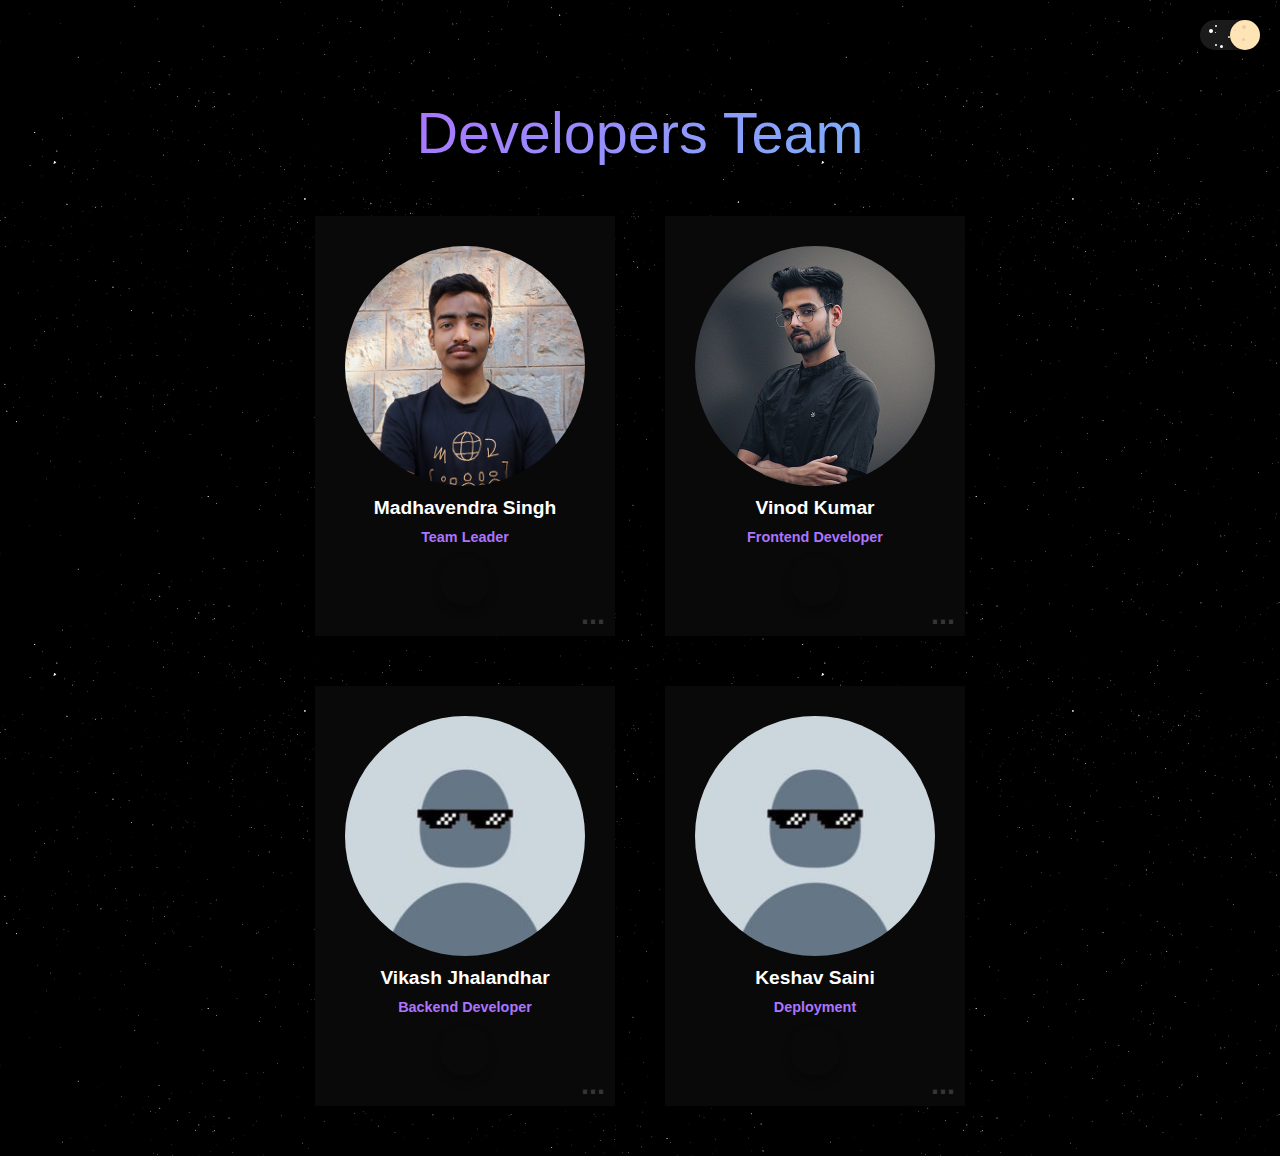
<file: developers.html>
<!DOCTYPE html>
<html lang="en">
    <head> 
        <meta charset="UTF-8">
        <meta http-equiv="X-UA-Compatible" content="IE=edge">
        <meta name="viewport" content="width=device-width, initial-scale=1.0, user-scalable=no">
        <meta name="theme-color" content="black">
        <title>Aquaregia-Developers</title>
        <link rel="icon" type="image/x-icon" href="faviconjpground.png">
        <!-- aos cdn -->
        <link rel="stylesheet" href="https://unpkg.com/aos@next/dist/aos.css" />
        <!-- stylesheet -->
        <link rel="stylesheet" href="developers.css">
        <!-- fontawesome -->
        <link rel="stylesheet" href="https://use.fontawesome.com/releases/v5.15.4/css/all.css"
            integrity="sha384-DyZ88mC6Up2uqS4h/KRgHuoeGwBcD4Ng9SiP4dIRy0EXTlnuz47vAwmeGwVChigm" crossorigin="anonymous" />
        <!-- Google Fonts link -->
        <link rel="stylesheet" href="https://fonts.googleapis.com/css?family=Sofia">
    
    </head>
<body>
    <header></header> <!-- not using yet -->
    
    <main>
        <div class="stars-moving-background"></div>
        <div class="toggleWrapper">
            <input type="checkbox" class="dn" id="dn" onclick="visualmode()" checked>
            <label for="dn" class="toggle">
                <span class="toggle__handler">
                    <span class="crater crater--1"></span>
                    <span class="crater crater--2"></span>
                    <span class="crater crater--3"></span>
                </span>
                <span class="star star--1"></span>
                <span class="star star--2"></span>
                <span class="star star--3"></span>
                <span class="star star--4"></span>
                <span class="star star--5"></span>
                <span class="star star--6"></span>
            </label>
        </div>



          
        <div class="back-to-home-div"><div id="arrow-left" onclick="history.back()"></div></div> 
        <div class="heading-div"><article>Developers Team</article></div>
        <div class="developers-div">
             <!-- madhavendra card -->
             <div class="wholecard" id="wholecardmadhu"  >
                <div class="profile-card"id="madhu">
                    <img src="developers photos/madhavendra.jpg" alt="">
                    <article class="name">Madhavendra Singh</article>
                    <article class="post">Team Leader</article>
                    <a href="https://wa.link/rcjdx5" class="socialoncard"><i class="fab fa-whatsapp"></i></a>
                    <article class="more">...</article>
                </div>
                <div class="backside">
                    <article class="intro"><p>Hi, I'm Madhavendra,</p>Lorem ipsum dolor sit amet consectetur adipisicing elit. Obcaecati impedit officiis quaerat cum, corrupti eos ea distinctio laboriosam a nesciunt!</a>
                    </article>
                    <a href="tel:+919829620291" class="phone"><i class="fas fa-phone-alt"></i>&nbsp;+919829620291</a>
                    <a href="mailto:madhvendrasinghnaruka@gmail.com" class="mail"><i class="far fa-envelope"></i>&nbsp;madhvendrasinghnaruka@gmail.com</a>
                    <div class="socialsforbackside">
                        <a href="https://www.linkedin.com/in/madhvendra-naruka-52b52621a" class="social"><i class="fab fa-linkedin-in"></i></a>
                    <a href="" class="social"><i class="fab fa-instagram"></i></a>
                    <a href="" class="social"><i class="fab fa-github"></i></a>
                    </div>
                </div>
            </div>
            <!-- vinod card -->
            <div class="wholecard" id="wholecardvinod" >
            <div class="profile-card"id="vinod">
                <img src="developers photos/vinod.jpg" alt="">
                <article class="name">Vinod Kumar</article>
                <article class="post">Frontend Developer</article>
                <a href="https://wa.link/cqtxen" class="socialoncard"><i class="fab fa-whatsapp"></i></a>
                <article class="more">...</article>
            </div>
            <div class="backside">
                <article class="intro"><p>Hi, I'm Vinod,</p>
                    i prefer simple content structure, clean design pattern and interesting/creative web designs, I love to code from scratch. Checkout my work through my <a href="https://vinodjangid07.github.io/Portfolio/">Portfolio Page.</a>
                </article>
                <a href="tel:+918306469840" class="phone"><i class="fas fa-phone-alt"></i>&nbsp;+918306469840</a>
                <a href="mailto:infovinodjangid@gmail.com" class="mail"><i class="far fa-envelope"></i>&nbsp;infovinodjangid@gmail.com</a>
                <div class="socialsforbackside">
                    <a href="https://www.linkedin.com/in/vinod-jangid-b401111a1/" class="social"><i class="fab fa-linkedin-in"></i></a>

                <a href="https://www.instagram.com/its_.me._vinod/" class="social"><i class="fab fa-instagram"></i></a>

                <a href="https://github.com/vinodjangid07" class="social"><i class="fab fa-github"></i></a>
                </div>
            </div>
        </div>
    </div>


           

        <!-- backdend dev -->
        <div class="developers-div">
            <!-- vikash card -->
            <div class="wholecard" id="wholecardvikash" >
            <div class="profile-card"id="vikash">
                <img src="developers photos/vikash.jpg" alt="">
                <article class="name">Vikash Jhalandhar</article>
                <article class="post">Backend Developer</article>
                <a href="https://wa.link/cngiwx" class="socialoncard"><i class="fab fa-whatsapp"></i></a>
                <article class="more">...</article>
            </div>
            <div class="backside">
                <article class="intro"><p>Hi, I'm Vikash,</p>Lorem ipsum dolor sit amet consectetur adipisicing elit. Obcaecati impedit officiis quaerat cum, corrupti eos ea distinctio laboriosam a nesciunt!</a>
                </article>
                <a href="tel:+918955770570" class="phone"><i class="fas fa-phone-alt"></i>&nbsp;+918955770570</a>
                <a href="mailto:vikashjalandra05@gmail.com" class="mail"><i class="far fa-envelope"></i>&nbsp;vikashjalandra05@gmail.com</a>
                <div class="socialsforbackside">
                    <a href="https://www.linkedin.com/in/vikash-kumawat-99028a224" class="social"><i class="fab fa-linkedin-in"></i></a>
                <a href="" class="social"><i class="fab fa-instagram"></i></a>
                <a href="" class="social"><i class="fab fa-github"></i></a>
                </div>
            </div>
        </div>




<!-- keshav card -->
            <div class="wholecard" id="wholecardkeshav" >
            <div class="profile-card"id="keshav">
                <img src="developers photos/keshav.jpg" alt="">
                <article class="name">Keshav Saini</article>
                <article class="post">Deployment</article>
                <a href="" class="socialoncard"><i class="fab fa-whatsapp"></i></a>
                <article class="more">...</article>
            </div>
            <div class="backside">
                <article class="intro"><p>Hi, I'm Keshav,</p>Lorem ipsum dolor sit amet consectetur adipisicing elit. Obcaecati impedit officiis quaerat cum, corrupti eos ea distinctio laboriosam a nesciunt!</a>
                </article>
                <a href="" class="phone"><i class="fas fa-phone-alt"></i>&nbsp;+912222222222</a>
                <a href="mailto:Info@basicofscience.com" class="mail"><i class="far fa-envelope"></i>&nbsp;Info@basicofscience.com</a>
                <div class="socialsforbackside">
                    <a href="https://www.linkedin.com/in/thekeshavsaini" class="social"><i class="fab fa-linkedin-in"></i></a>
                <a href="" class="social"><i class="fab fa-instagram"></i></a>
                <a href="" class="social"><i class="fab fa-github"></i></a>
                </div>
            </div>
            </div>
        </div>
        
    </main>


    <footer></footer> <!-- not using yet -->
</body>
<script>

    // for card opening
// const profileCard = document.querySelectorAll('.profile-card');
// const div = document.querySelectorAll('.wholecard');
const vinod = document.getElementById('vinod');
const madhu = document.getElementById('madhu');
const vikash = document.getElementById('vikash');
const keshav = document.getElementById('keshav');

vinod.addEventListener('click',vinodcard);

function vinodcard(){
    vinod.nextElementSibling.classList.toggle('active');
    document.getElementById('wholecardvinod').classList.toggle('wholecardvinodscale');
    document.getElementById('wholecardmadhu').classList.remove('wholecardmadhuscale');
    document.getElementById('wholecardvikash').classList.remove('wholecardvikashscale');
    document.getElementById('wholecardkeshav').classList.remove('wholecardkeshavscale');
    madhu.nextElementSibling.classList.remove('active');
    vikash.nextElementSibling.classList.remove('active');
    keshav.nextElementSibling.classList.remove('active');
}

madhu.addEventListener('click',madhucard);

function madhucard(){
    madhu.nextElementSibling.classList.toggle('active');
    document.getElementById('wholecardmadhu').classList.toggle('wholecardmadhuscale');
    document.getElementById('wholecardvinod').classList.remove('wholecardvinodscale');
    document.getElementById('wholecardvikash').classList.remove('wholecardvikashscale');
    document.getElementById('wholecardkeshav').classList.remove('wholecardkeshavscale');
    vinod.nextElementSibling.classList.remove('active');
    vikash.nextElementSibling.classList.remove('active');
    keshav.nextElementSibling.classList.remove('active');
}
vikash.addEventListener('click',vikashcard);

function vikashcard(){
    vikash.nextElementSibling.classList.toggle('active');
     document.getElementById('wholecardvikash').classList.toggle('wholecardvikashscale');
    document.getElementById('wholecardmadhu').classList.remove('wholecardmadhuscale');
    document.getElementById('wholecardvinod').classList.remove('wholecardvinodscale');
    document.getElementById('wholecardkeshav').classList.remove('wholecardkeshavscale');
    madhu.nextElementSibling.classList.remove('active');
    vinod.nextElementSibling.classList.remove('active');
    keshav.nextElementSibling.classList.remove('active');
}

keshav.addEventListener('click',keshavcard);

function keshavcard(){
    keshav.nextElementSibling.classList.toggle('active');
    document.getElementById('wholecardkeshav').classList.toggle('wholecardkeshavscale');
    document.getElementById('wholecardmadhu').classList.remove('wholecardmadhuscale');
    document.getElementById('wholecardvikash').classList.remove('wholecardvikashscale');
    document.getElementById('wholecardvinod').classList.remove('wholecardvinodscale');
    madhu.nextElementSibling.classList.remove('active');
    vikash.nextElementSibling.classList.remove('active');
    vinod.nextElementSibling.classList.remove('active');
}


// dark mode
function visualmode(){
    document.body.classList.toggle('light-mode');
    }







    
// profileCard.forEach((item) =>
// item.addEventListener('click',activeTab));


// function activeTab(){
//         this.nextElementSibling.classList.toggle('active');
// }

</script>
<script src="https://unpkg.com/aos@next/dist/aos.js"></script>
<script>
  AOS.init();
</script>
</html>
</file>
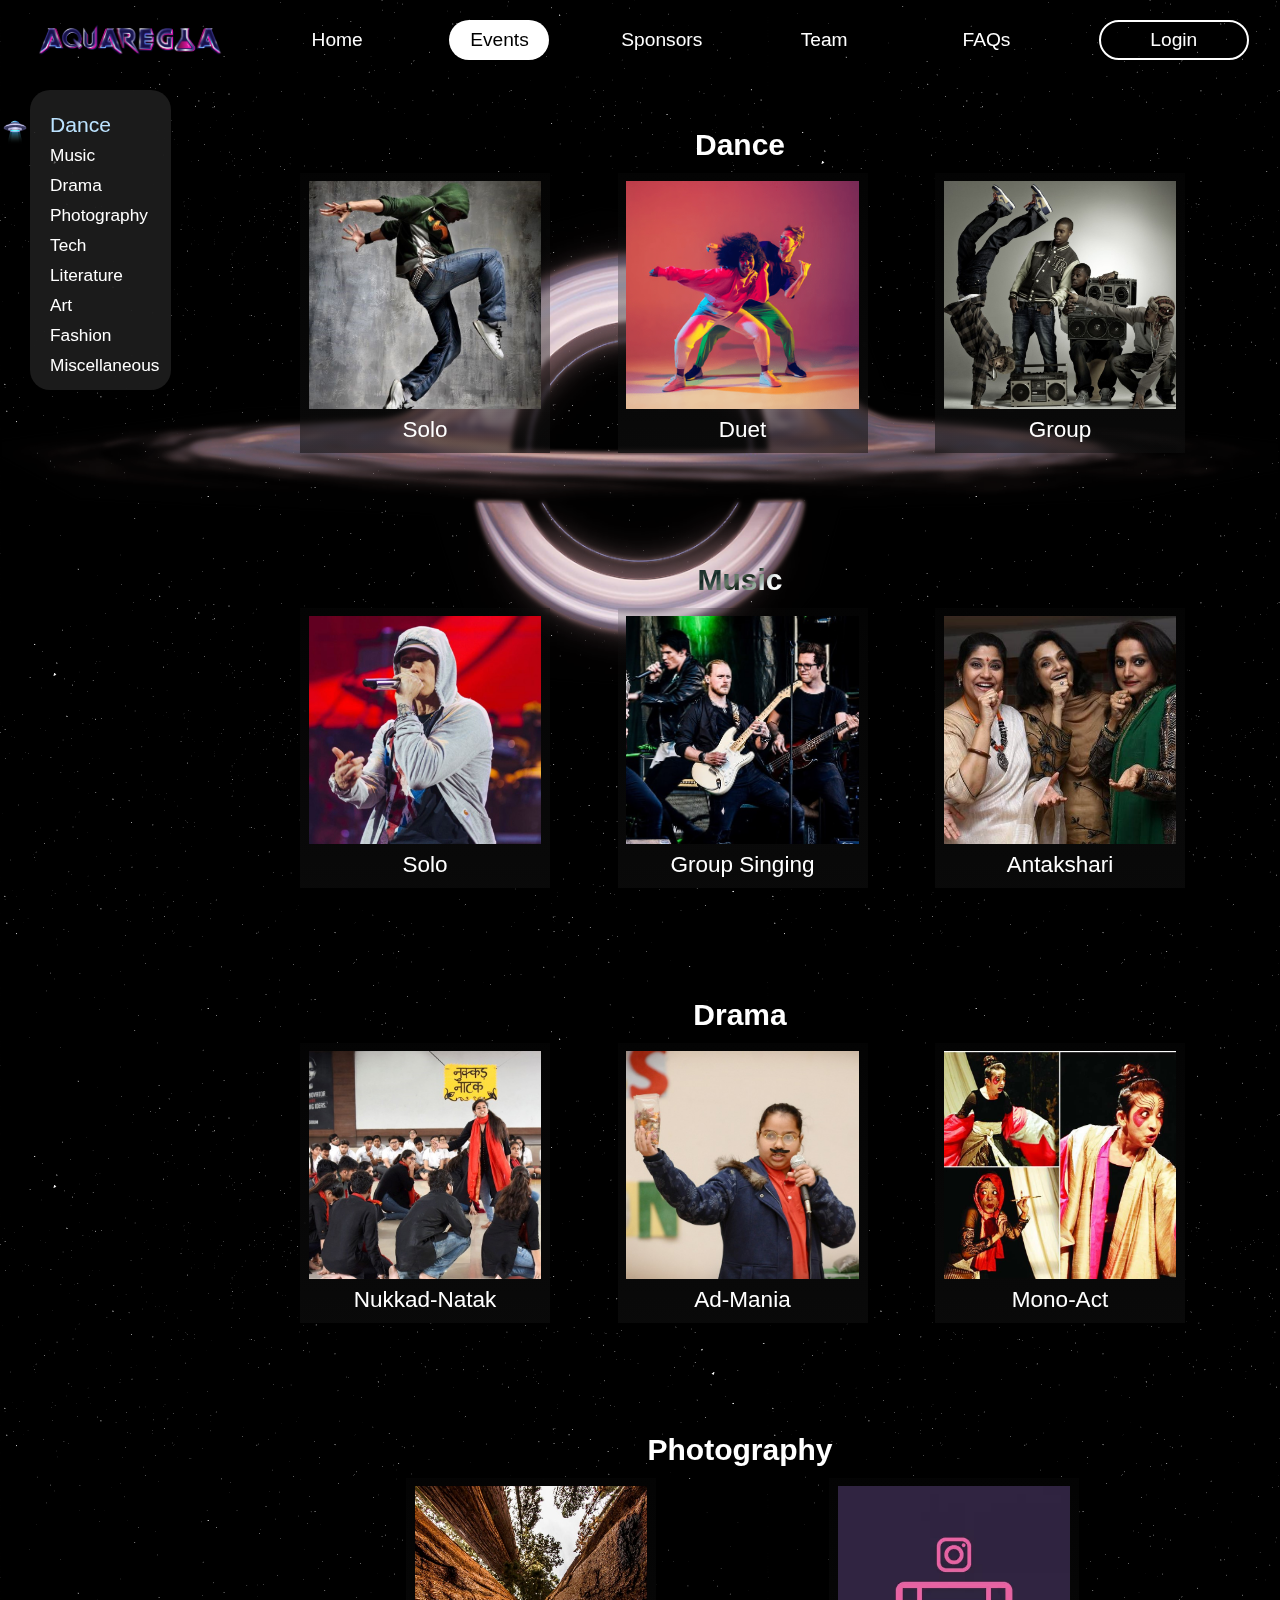
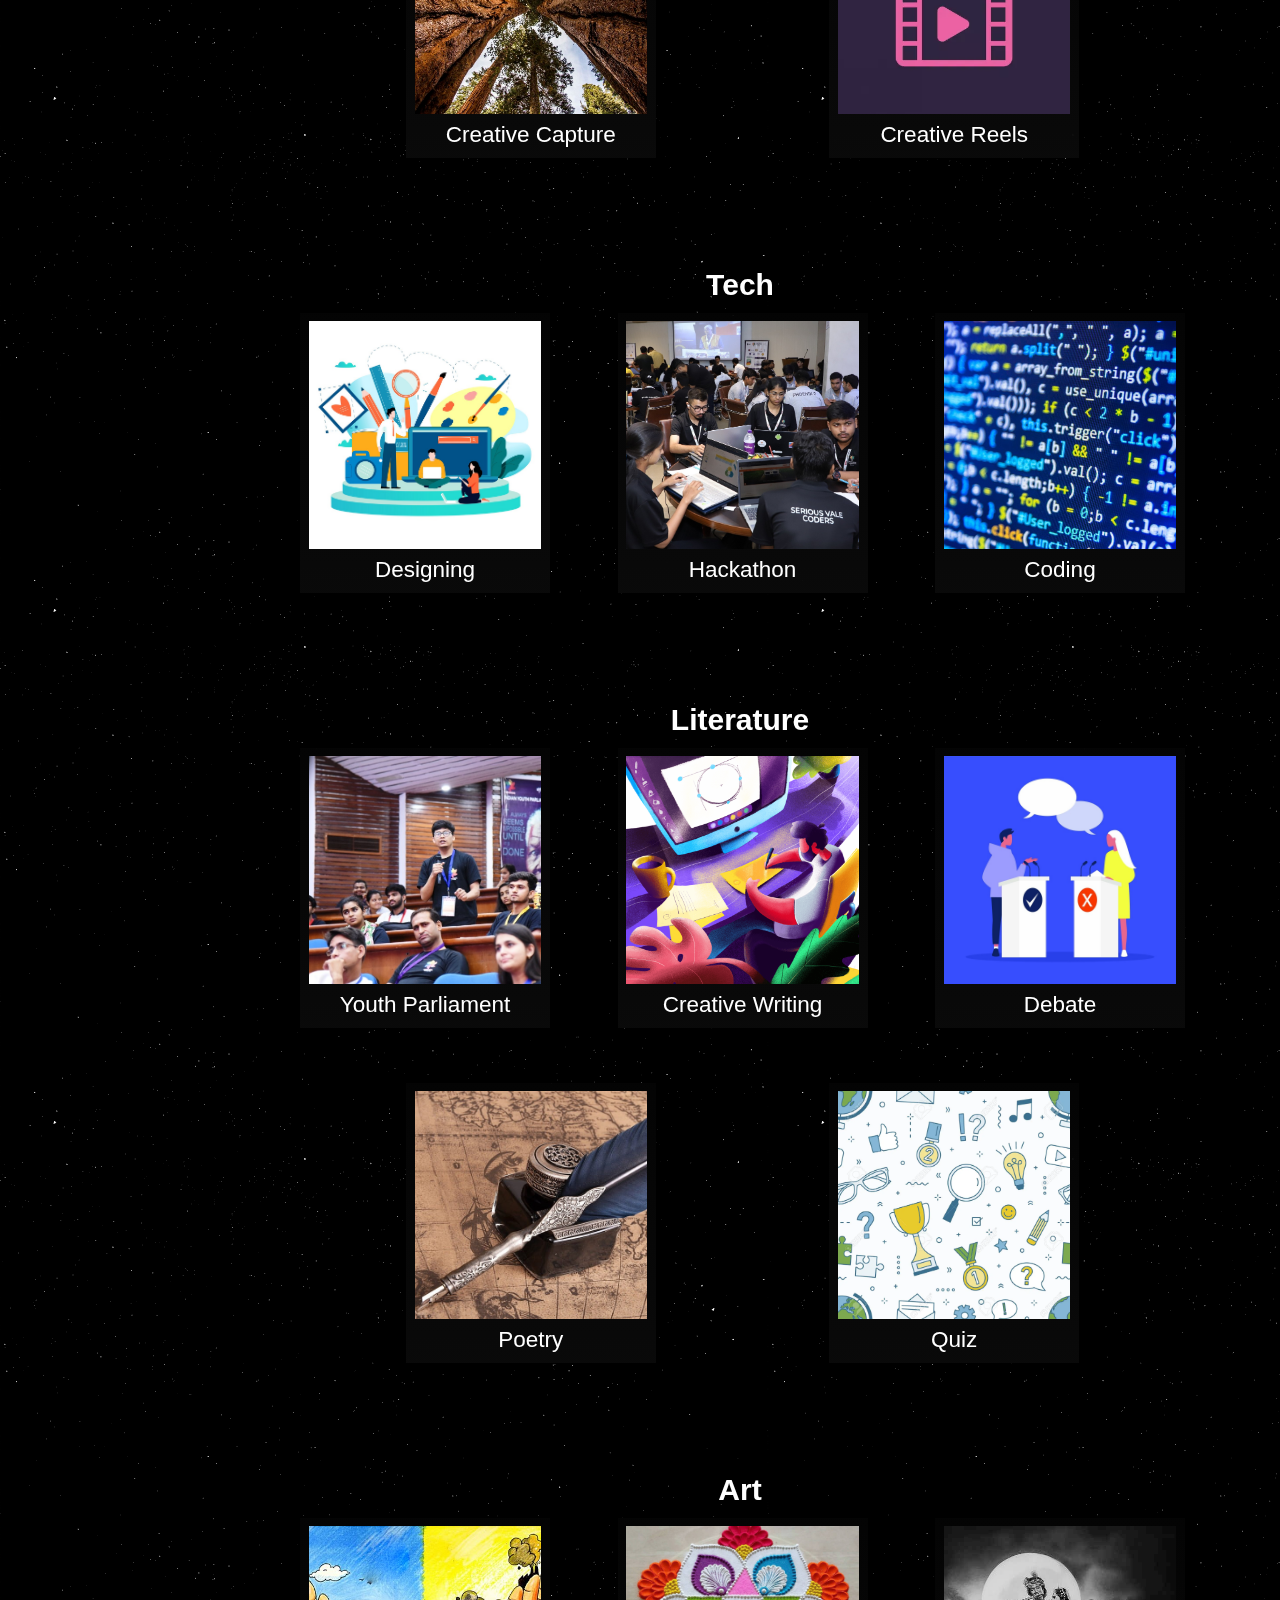
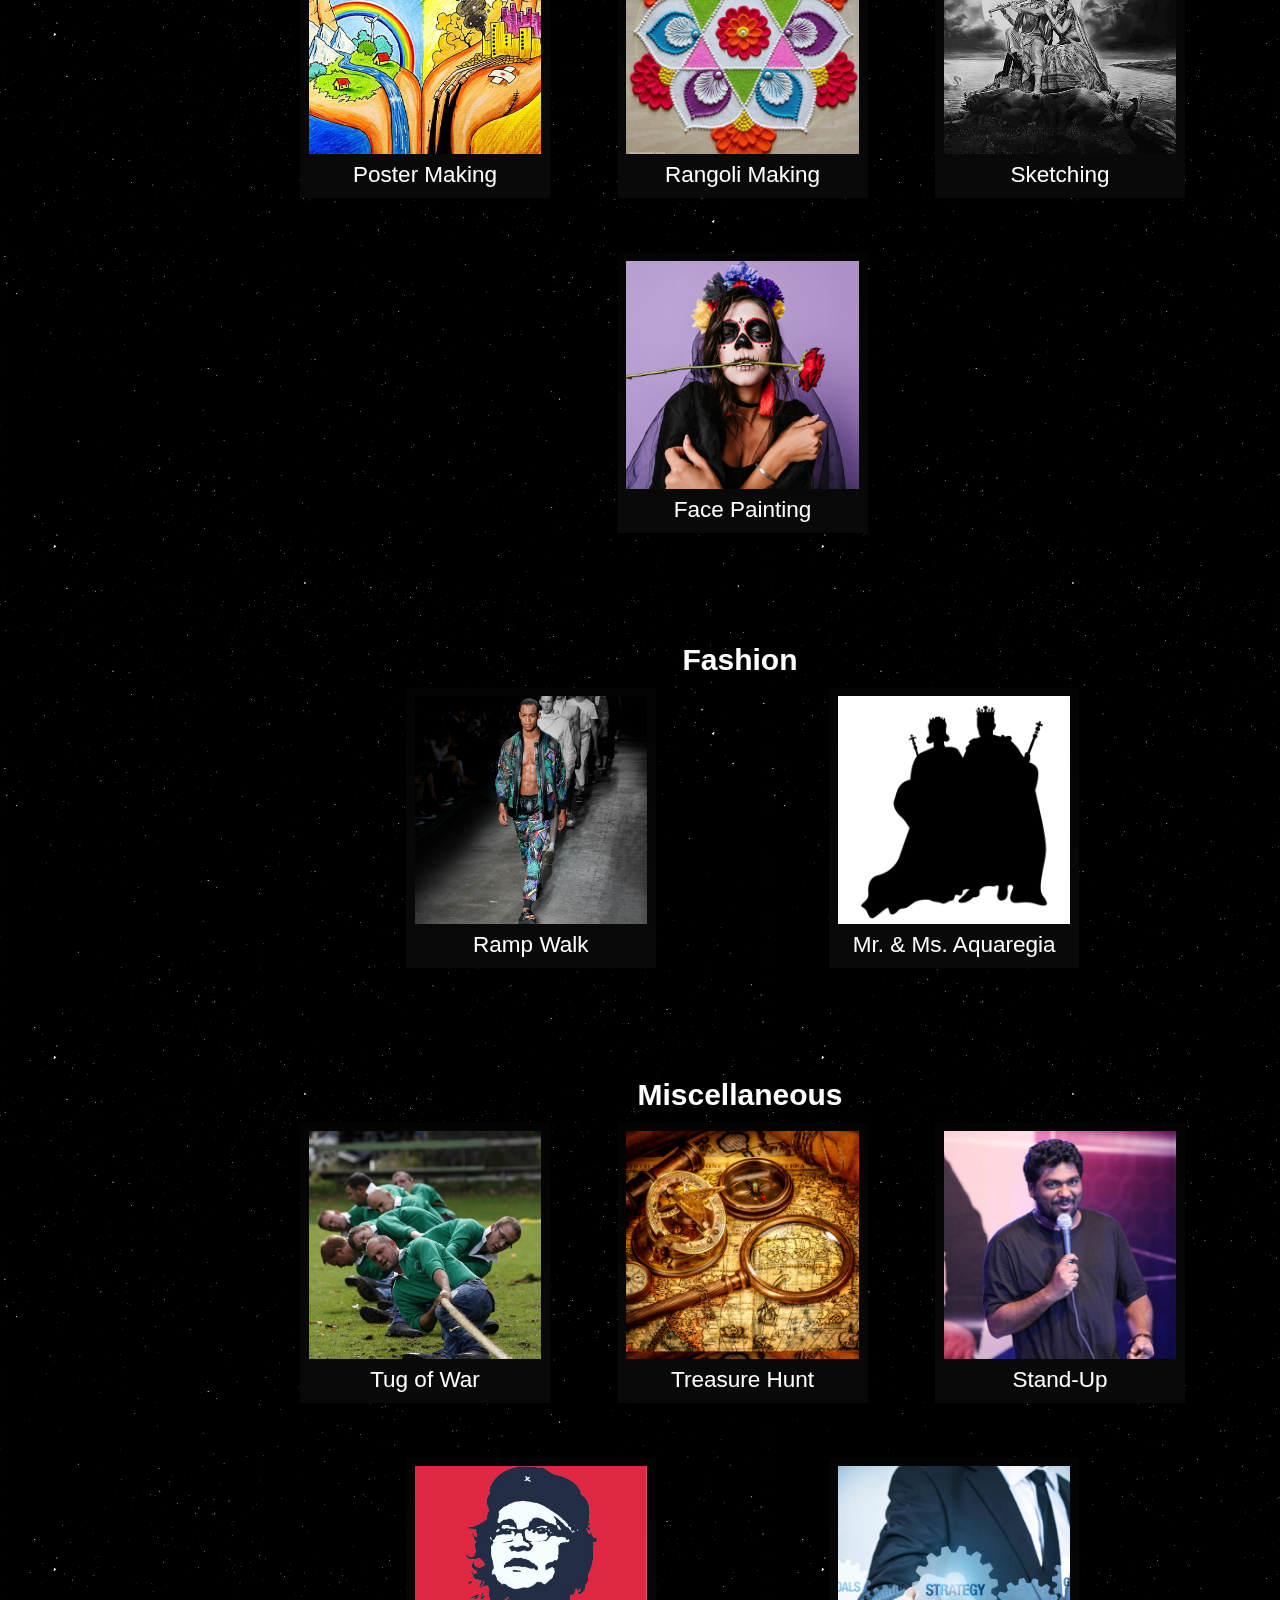
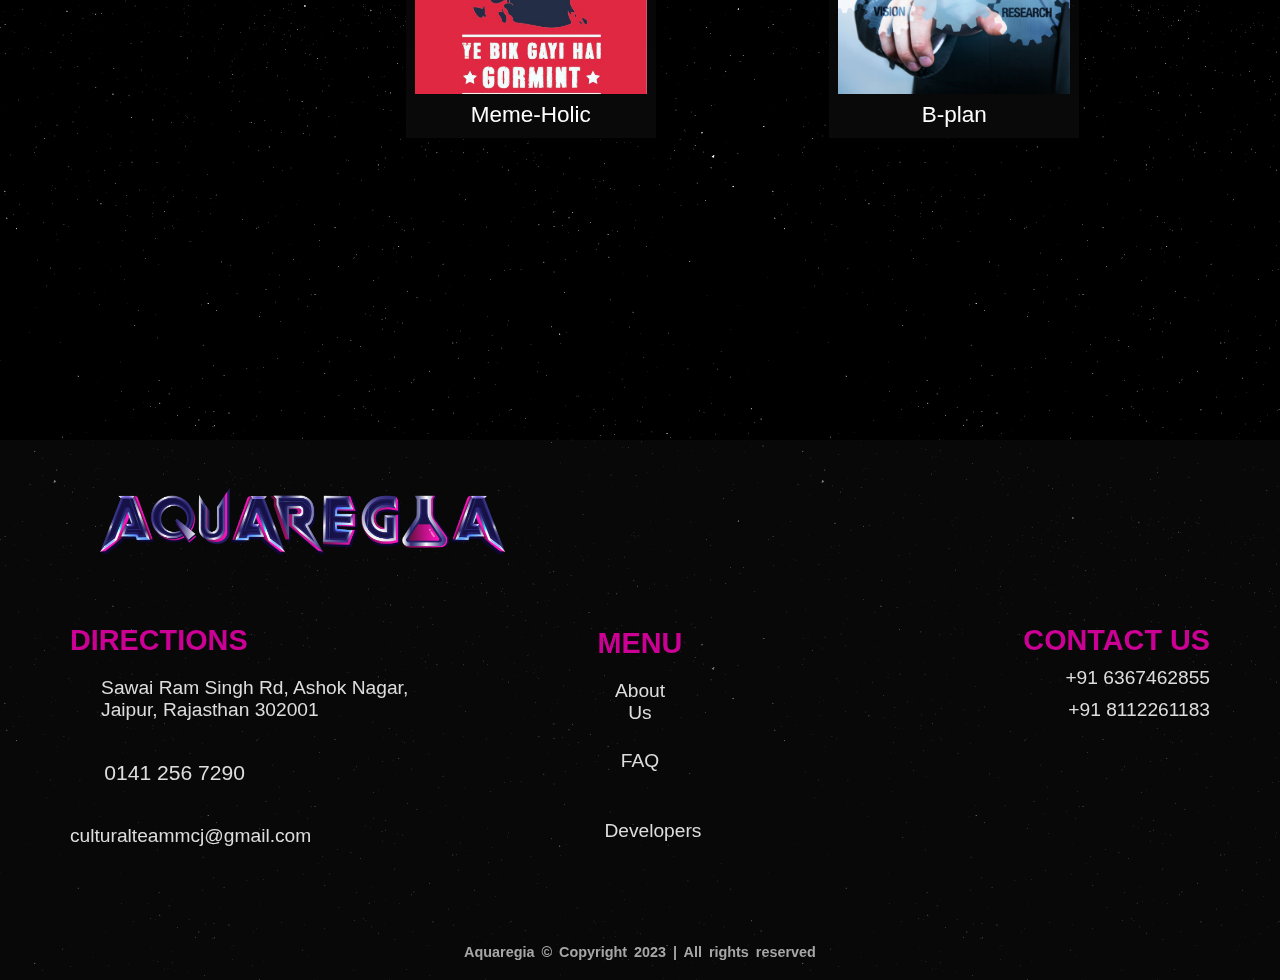
<file: events.html>
<!DOCTYPE html>
<html lang="en">
    <head>
        <meta charset="UTF-8">
        <meta http-equiv="X-UA-Compatible" content="IE=edge">
        <meta name="viewport" content="width=device-width, initial-scale=1.0, user-scalable=no">
        <meta name="theme-color" content="black">
        <title>Aquaregia-Events</title>
        <link rel="icon" type="image/x-icon" href="faviconjpground.png">
        <!-- aos cdn -->
        <link rel="stylesheet" href="https://unpkg.com/aos@next/dist/aos.css" />
        <!-- stylesheet -->
        <link rel="stylesheet" href="events.css">
        <link rel="stylesheet" href="nav-footer.css">
    <link rel="stylesheet" href="images.css">
    <link rel="stylesheet" href="media.css">
        <!-- fontawesome -->
        <link rel="stylesheet" href="https://use.fontawesome.com/releases/v5.15.4/css/all.css"
            integrity="sha384-DyZ88mC6Up2uqS4h/KRgHuoeGwBcD4Ng9SiP4dIRy0EXTlnuz47vAwmeGwVChigm" crossorigin="anonymous" />
    
        <link rel="stylesheet" href="https://fonts.googleapis.com/css?family=Sofia">

    
    </head>
<body>
    <div class="blackhole"><img src="black-hole-6274731.png" alt=""></div>
    <header>
        <!-- navbar section stars from here -->
         <nav id=navBar>
             <div class="logo"><a href="index.html"><img src="Aquaregia_logo3.png" alt=""></a></div>
             <div class="tabs">
                 <ul class="tabs_button" id="tabs_button">
                     <a href="index.html"><li class="tabsbuttonclass" id="home">Home</li></a>
                     <a href="events.html"><li class="tabsbuttonclass" id="events">Events</li></a>
                     <a href="Sponsors/sponsors.html"><li class="tabsbuttonclass" id="sponsors">Sponsors</li></a>
                     <a href="Team/team.html"><li class="tabsbuttonclass" id="team">Team</li></a>
                     <a href="FAQs.html"><li class="tabsbuttonclass" id="faqs">FAQs</li></a>
                     <a href="login.html"><button class="loginbtn">Login</button></a>
 
                 </ul>
 
                 <div class="hamburger" id="hamburger">
                     <button id="hamburger-button" onclick="hamburgerMenu()">
                         <span class="burger-bar" id="burger-bar1"></span>
                         <span class="burger-bar" id="burger-bar2"></span>
                         <span class="burger-bar" id="burger-bar3"></span></button>
                     </span>
                 </div>
 
 
 
             </div>
         </nav><!-- navbar section ends here -->
     </header> <!-- header ends here -->
    
    <main>
        
            <div id="bigDaddyFlex" class="daddy-big-flex">
                <div id="quickAccess" class="quickAccess">
                    <ul class="quickaccess-ki-ul">
                        <a href="#dance"><li class="dance activeThistab" id="qNrityam">Dance</li></a>
                        <a href="#music"><li class="music" id="qOctaves">Music</li></a>
                        <a href="#drama"><li class="drama" id="qRangshirsh">Drama</li></a>
                        <a href="#photography"><li class="photography" id="qOjas">Photography</li></a>
                        <a href="#tech"><li class="tech" id="qYuvas">Tech</li></a>
                        <a href="#literature"><li class="literature" id="qAnant">Literature</li></a>
                        <a href="#art"><li class="art" id="qart">Art</li></a>
                        <a href="#fashion"><li class="fashion" id="qfashion">Fashion</li></a>
                        <a href="#miscellaneous"><li id="qMiscellaneous" class="miscellaneous">Miscellaneous</li></a>
                    </ul>
                </div> <!-- Quick Access section ends here -->
                
                
                
               <div id="mainContent">
                    <section class="bigFlex" id="dance">
                        <div class="Flex1" id="dance">Dance</div>
                        <div class="Flex2">
                            <a href="dance/dance solo.html"><div class="smallFlex">
                                <div class="imgFlex" id="imgFlexDa1"></div><div class="bachaFlex">Solo</div></div></a>

                            <a href="dance/dance duet.html"><div class="smallFlex">
                                <div class="imgFlex" id="imgFlexDa2"></div><div class="bachaFlex">Duet</div></div></a>

                            <a href="dance/dance group.html"><div class="smallFlex">
                                <div class="imgFlex" id="imgFlexDa3"></div><div class="bachaFlex">Group</div></div></a>
                            
                            
                        </div>
                    </section>


                    <section class="bigFlex" id="music">
                        <div class="Flex1" id="music">Music</div>
                        <div class="Flex2">

                           <a href="music/music solo.html"><div class="smallFlex">
                                <div class="imgFlex" id="imgFlexM1"></div><div class="bachaFlex">Solo</div></div></a>

                            <a href="music/music group.html"><div class="smallFlex">
                                <div class="imgFlex" id="imgFlexM2"></div><div class="bachaFlex">Group Singing</div></div></a>

                              <a href="music/music antakshari.html"><div class="smallFlex">
                                    <div class="imgFlex" id="imgFlexMu3"></div><div class="bachaFlex">Antakshari</div></div></a>
                        </div>
                        </section>
                    <section class="bigFlex" id="drama">
                        <div class="Flex1" id="drama">Drama</div>
                        <div class="Flex2">

                            <a href="drama/Drama Nukkad Natak.html"><div class="smallFlex">
                                <div class="imgFlex" id="imgFlexDr1"></div><div class="bachaFlex">Nukkad-Natak</div></div></a>

                                <a href="drama/drama adMania.html"><div class="smallFlex">
                                <div class="imgFlex" id="imgFlexDr2"></div><div class="bachaFlex">Ad-Mania</div></div></a>
                            <a href="drama/drama mono-act.html">
                                <div class="smallFlex">
                                <div class="imgFlex" id="imgFlexDr3"></div><div class="bachaFlex">Mono-Act</div></div></a>
                        </div>
                    </section>
                    <section class="bigFlex" id="photography">
                        <div class="Flex1" id="photography">Photography</div>

                        <div class="Flex2">

                            <a href="photography/photography creative capture.html"><div class="smallFlex">
                                <div class="imgFlex" id="imgFlexP1"></div><div class="bachaFlex">Creative Capture</div></div></a>

                            <a href="photography/photofraphy reels.html"><div class="smallFlex">
                                <div class="imgFlex" id="imgFlexP2"></div><div class="bachaFlex">Creative Reels</div></div>
                            </a>                            
                        </div>
                    </section>

                    <section class="bigFlex" id="tech">
                        <div class="Flex1" id="tech">Tech</div>
                        <div class="Flex2">

                            <a href="tech/Tech Designing.html"><div class="smallFlex">
                                <div class="imgFlex" id="imgFlexT1"></div><div class="bachaFlex">Designing</div></div></a>

                            <a href="tech/Tech Hackathon.html"><div class="smallFlex">
                                <div class="imgFlex" id="imgFlexT2"></div><div class="bachaFlex">Hackathon</div></div></a>
                                <a href="tech/Tech Coding.html"><div class="smallFlex">
                                    <div class="imgFlex" id="imgFlexT3"></div><div class="bachaFlex">Coding</div></div></a>
                                </div>
                            
                    </section> <section class="bigFlex" id="literature">
                        <div class="Flex1">Literature</div>
                        <div class="Flex2">
                           <a href="literture/literarure youth parliament.html"><div class="smallFlex">
                                <div class="imgFlex" id="imgFlexL1"></div><div class="bachaFlex">Youth Parliament</div></div></a>

                            <a href="literture/literature creative writing.html"><div class="smallFlex">
                                <div class="imgFlex" id="imgFlexL2"></div><div class="bachaFlex">Creative Writing</div></div></a>

                            <a href="literture/literature debate.html"><div class="smallFlex">
                                <div class="imgFlex" id="imgFlexL3"></div><div class="bachaFlex">Debate</div></div></a>
                        </div>
                        
                        <div class="Flex2 secondline">
                           <a href="literture/literature poetry.html"><div class="smallFlex">
                                <div class="imgFlex" id="imgFlexL4"></div><div class="bachaFlex">Poetry</div>
                            </div></a>

                               <a href="literture/literature quiz.html"><div class="smallFlex">
                                    <div class="imgFlex" id="imgFlexL5"></div><div class="bachaFlex">Quiz</div></div></a>
                        </div>
                    </section>                    
                    <section class="bigFlex" id="art">
                        <div class="Flex1">Art</div>
                        <div class="Flex2">

                            <a href="art/Art Aalekhya Poster Making.html"><div class="smallFlex">
                                <div class="imgFlex" id="imgFlexA1"></div><div class="bachaFlex">Poster Making</div></div></a>
                            <a href="art/Art Alpana Rangoli Making.html"><div class="smallFlex">
                                <div class="imgFlex" id="imgFlexA2"></div><div class="bachaFlex">Rangoli Making</div></div></a>

                            <a href="art/Art Hunar Sketching.html"><div class="smallFlex">
                                <div class="imgFlex" id="imgFlexA3"></div><div class="bachaFlex">Sketching</div></div></a>
                        </div>
                        <div class="Flex2 secondline">

                            <a href="art/Art Mussavari Face Painting.html"><div class="smallFlex">
                                <div class="imgFlex" id="imgFlexA4"></div><div class="bachaFlex">Face Painting</div></div></a>
                        </div>
                    </section>
                    <section class="bigFlex" id="fashion">
                        <div class="Flex1">Fashion</div>
                        <div class="Flex2">
                            <a href="fashion/Fashion Rampwalk.html"><div class="smallFlex">
                                <div class="imgFlex" id="imgFlexF1"></div><div class="bachaFlex">Ramp Walk</div></div></a>
                            <a href="fashion/Mr. Ms. Aquaregia.html"><div class="smallFlex">
                                <div class="imgFlex" id="imgFlexF2"></div><div class="bachaFlex">Mr. & Ms. Aquaregia</div></div></a>
                        </div>
                    </section>
                    <section class="bigFlex" id="miscellaneous">
                        <div class="Flex1">Miscellaneous</div>
                        <div class="Flex2">

                            <a href="miscellaneous/tug of war.html"><div class="smallFlex">
                                <div class="imgFlex" id="imgFlexMi1"></div><div class="bachaFlex">Tug of War</div></div></a>
                            <a href="miscellaneous/treasure hunt.html"><div class="smallFlex">
                                <div class="imgFlex" id="imgFlexMi2"></div><div class="bachaFlex">Treasure Hunt</div></div></a>
                            <a href="miscellaneous/stand-up.html"><div class="smallFlex">
                                <div class="imgFlex" id="imgFlexMi3"></div><div class="bachaFlex">Stand-Up</div></div></a>
                        </div>
                        <div class="Flex2 secondline">
                            <a href="miscellaneous/meme making.html"><div class="smallFlex">
                                <div class="imgFlex" id="imgFlexMi4"></div><div class="bachaFlex">Meme-Holic</div></div></a>
                            <a href="miscellaneous/bplan.html"><div class="smallFlex">
                                <div class="imgFlex" id="imgFlexMi5"></div><div class="bachaFlex">B-plan</div></div></a>
                    </section>
                </div>
                
                
            </div>
    </main>
    <footer>
        <!-- footer stars from here -->
        <button class="fas" id="backtotopbutton" onclick="scrolltoTopfunction()">
            <!-- &#8593;-->
        </button>

        <div class="footer-container">
            <div class="aquaregia-title-div"><img src="Aquaregia_logo3.png" alt=""></div>
            <div class="footer-top">
            <div class="aquaregia-details-container">
                <article class="footer-content-heading directions">DIRECTIONS</article>
                <div class="location-div"><i class="fas fa-map-marker-alt"></i><a href="https://www.google.com/maps/dir//google+maps+maharaja+college+jaipur/data=!4m6!4m5!1m1!4e2!1m2!1m1!1s0x396db7d096b8b3a7:0xb424aabfef8c1132?sa=X&ved=2ahUKEwj88ubt5p38AhXkSGwGHWy2AkgQ9Rd6BAhcEAQ" target="_blank">Sawai Ram Singh Rd, Ashok Nagar, Jaipur, Rajasthan 302001</a></div>
                <div class="call-div"><i class="fas fa-phone-alt"></i><a href="tel:+9101412577290">0141 256 7290</a></div>
                <div class="gmail-div"><i class="far fa-envelope"></i><a href="mailto:culturalteammcj@gmail.com">culturalteammcj@gmail.com</a></div>
            </div>

            <div class="footer-tabs-container">
                <article class="footer-content-heading menu">MENU</article>
                 <ul>
                    <li><a href="About Us/aboutus.html" target="_blank">About Us</a></li>

                    <li><a href="FAQs.html"target="_blank">FAQ</a></li>

                    <li><a href="developers.html" target="_blank">Developers</a></li>
                 </ul>
            </div>
            <div class="coordinators-main-container">
                <div class="another-div-contact-us">
                <article class="footer-content-heading contact-us">CONTACT US</article>
                       <a href="tel:+916367462855" class="coordinators-name">+91 6367462855
                       </a>
                       <a href="tel:+918112261183"  class="coordinators-name">+91 8112261183
                       </a>
                    </div>
                    
                       <div class="social-media-logo-container-mini socialsforpc" id="socials-container">
                        <article class="footer-content-heading socials">SOCIALS</article>
                        <div class="social-media-icon-div">
                        <a href=""><div class="social-media-logo youtube">
                            <i class="fab fa-youtube"></i>
                        </div></a>
                        <a href="https://instagram.com/aquaregia.official?igshid=OGQ2MjdiOTE=" target="_blank"><div class="social-media-logo instagram">
                            <i class="fab fa-instagram"></i>
                        </div></a>
                        <a href="https://www.facebook.com/aquaregiaannualfest?mibextid=ZbWKwL" target="_blank"><div class="social-media-logo facebook">
                            <i class="fab fa-facebook"></i>
                        </div></a>
                    </div>
                </div>
            </div>
            <div class="social-media-logo-container-mini socialsformobile" id="socials-container2">
                <article class="footer-content-heading socials">SOCIALS</article>
                <div class="social-media-icon-div">
                <a href=""><div class="social-media-logo youtube">
                    <i class="fab fa-youtube"></i>
                </div></a>
                <a href="https://instagram.com/aquaregia.official?igshid=OGQ2MjdiOTE=" target="_blank"><div class="social-media-logo instagram">
                    <i class="fab fa-instagram"></i>
                </div></a>
                <a href="https://www.facebook.com/aquaregiaannualfest?mibextid=ZbWKwL" target="_blank"><div class="social-media-logo facebook">
                    <i class="fab fa-facebook"></i>
                </div></a>
            </div>
        </div>
           
        </div>
        <div class="footer-bottom">
            <article>Aquaregia &#169; Copyright 2023 | All rights reserved</article>
        </div>
        </div>
    </footer> <!-- footer ends from here -->
    </body>
    <script src="events.js">
    </script>
</html>
</file>
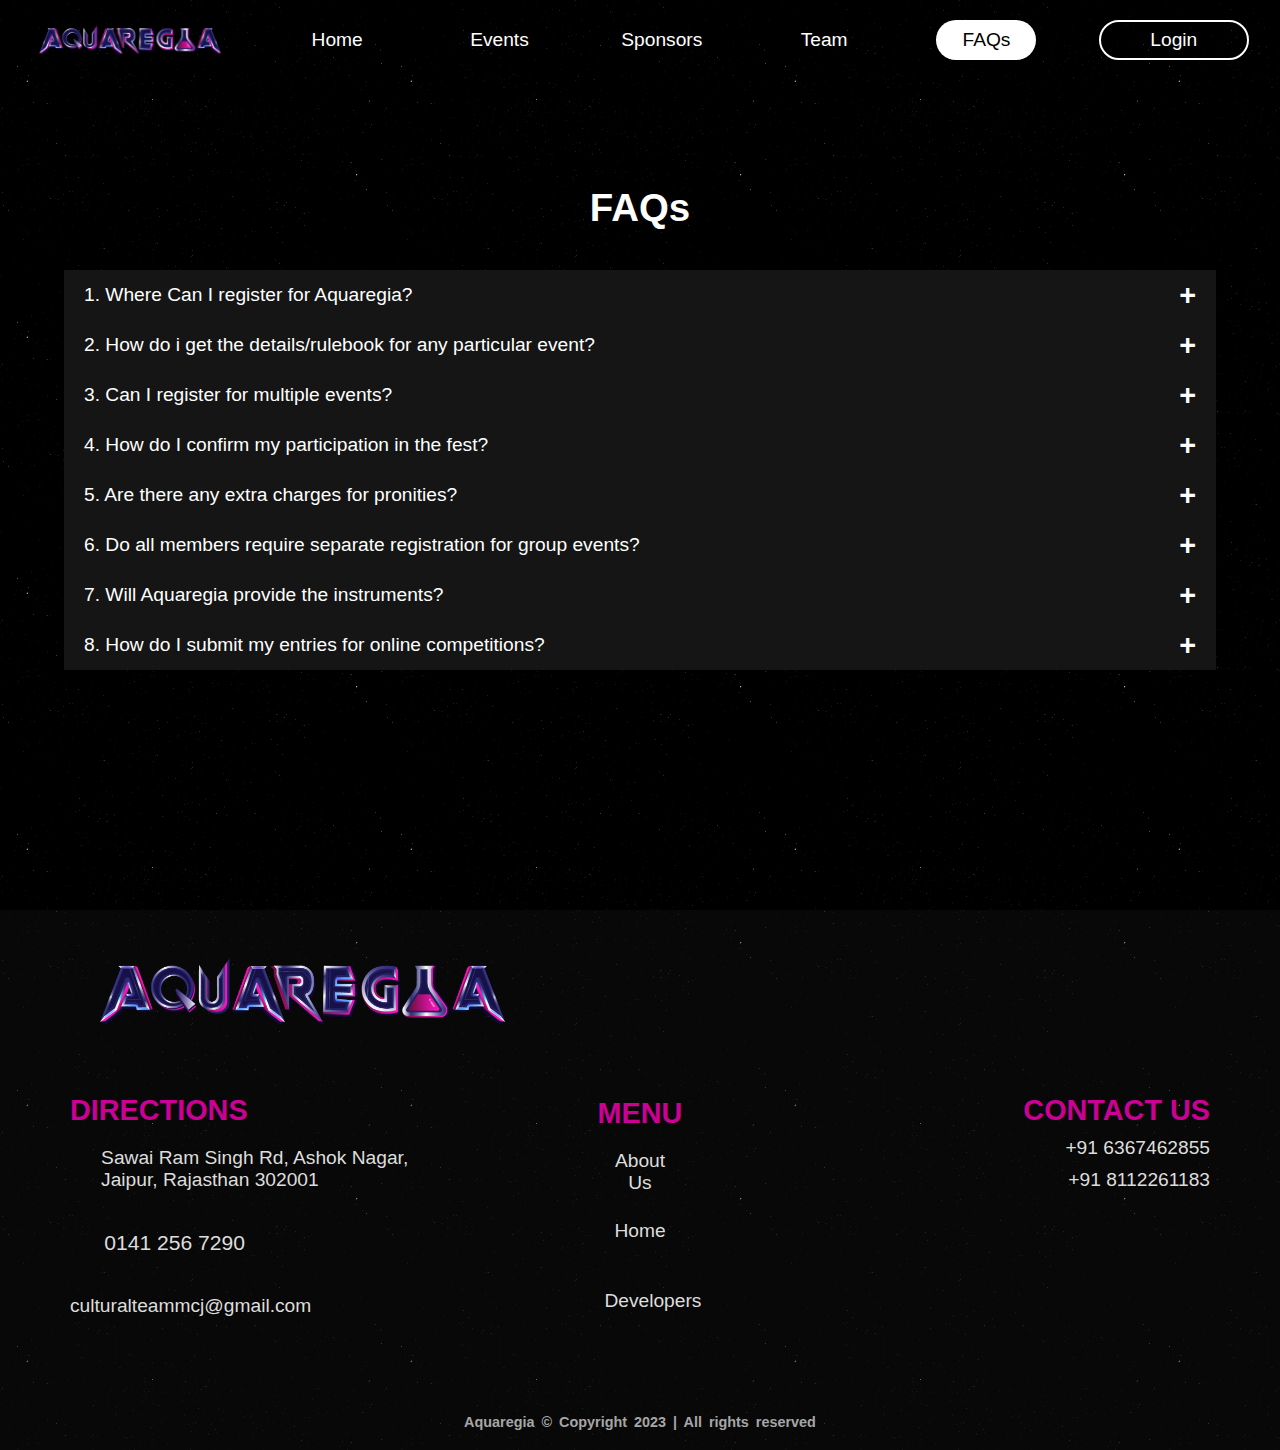
<file: FAQs.html>
<!DOCTYPE html>
<html lang="en">
    <head> 
        <meta charset="UTF-8">
        <meta http-equiv="X-UA-Compatible" content="IE=edge">
        <meta name="viewport" content="width=device-width, initial-scale=1.0, user-scalable=no">
        <meta name="theme-color" content="black">
        <title>FAQs</title>
        <link rel="icon" type="image/x-icon" href="faviconjpground.png">
        <!-- aos cdn -->
        <link rel="stylesheet" href="https://unpkg.com/aos@next/dist/aos.css" />
        <!-- stylesheet -->
        <link rel="stylesheet" href="FAQs.css">
        <link rel="stylesheet" href="nav-footer.css">
        <!-- fontawesome -->
        <link rel="stylesheet" href="https://use.fontawesome.com/releases/v5.15.4/css/all.css"
            integrity="sha384-DyZ88mC6Up2uqS4h/KRgHuoeGwBcD4Ng9SiP4dIRy0EXTlnuz47vAwmeGwVChigm" crossorigin="anonymous" />
        <!-- Google Fonts link -->
        <link rel="stylesheet" href="https://fonts.googleapis.com/css?family=Sofia">
    
    </head>
<body>
    <header>
       <!-- navbar section stars from here -->
       <nav id=navBar>
        <div class="logo"><a href="index.html"><img src="Aquaregia_logo3.png" alt=""></a></div>
            <div class="tabs">
                <ul class="tabs_button" id="tabs_button">
                    <a href="index.html"><li class="tabsbuttonclass" id="home">Home</li></a>
                    <a href="events.html"><li class="tabsbuttonclass" id="events">Events</li></a>
                    <a href="Sponsors/sponsors.html"><li class="tabsbuttonclass" id="sponsors">Sponsors</li></a>
                    <a href="Team/team.html"><li class="tabsbuttonclass" id="team">Team</li></a>
                    <a href="FAQs.html"><li class="tabsbuttonclass" id="faqs">FAQs</li></a>
                    <a href="login.html"><button class="loginbtn">Login</button></a>

                </ul>

                <div class="hamburger" id="hamburger">
                    <button id="hamburger-button" onclick="hamburgerMenu()">
                        <span class="burger-bar" id="burger-bar1"></span>
                        <span class="burger-bar" id="burger-bar2"></span>
                        <span class="burger-bar" id="burger-bar3"></span></button>
                    </span>
                </div>



            </div>
        </nav><!-- navbar section ends here -->
    </header> <!-- header ends here -->
    <main>
        <div class="heading"><h1>FAQs</h1></div>
        <div class="main-content-container">
            <div class="all-faqs-container">
                <!-- question 1 -->
                <div class="faqs-question">
                    <h3 class="question">1. Where Can I register for Aquaregia?</h3>
                    <span class="open">&#43;</span>
                    <span class="close">&#8722</span>
                </div>

                <div class="faqs-answer">
                    <p>Registration can be done at -<a href="register.html" target="_blank">register</a>
                    </p>
                </div>
                    <!-- question 2 -->
                <div class="faqs-question">
                    <h3 class="question">2. How do i get the details/rulebook for any particular event?</h3>
                    <span class="open">&#43;</span>
                    <span class="close">&#8722</span>
                </div>

                <div class="faqs-answer">
                    <p>Details can be found at -<a href="events.html" target="_blank">Events Page</a></p>
                </div>
                
             <!-- question 3 -->
             <div class="faqs-question">
                <h3 class="question">3. Can I register for multiple events?</h3>
                <span class="open">&#43;</span>
            <span class="close">&#8722</span>
        </div>

        <div class="faqs-answer">
                <p>Yes, you can.</p>
        </div>
         <!-- question 4 -->
         <div class="faqs-question">
            <h3 class="question">4. How do I confirm my participation in the fest?</h3>
            <span class="open">&#43;</span>
        <span class="close">&#8722</span>
    </div>

    <div class="faqs-answer">
            <p>Go to - <a href="register.html" target="_blank">Register</a> to register. Choose the event you want to register in and click on register.</p>
    </div>
    <!-- question 5-->
    <div class="faqs-question">
        <h3 class="question">5. Are there any extra charges for pronities?</h3>
        <span class="open">&#43;</span>
    <span class="close">&#8722</span>
</div>

<div class="faqs-answer">
        <p>There are no charges for any event. Have fun :)</p>
</div>
     <!-- question 6 -->
     <div class="faqs-question">
        <h3 class="question">6. Do all members require separate registration for group events?</h3>
        <span class="open">&#43;</span>
    <span class="close">&#8722</span>
</div>

<div class="faqs-answer">
        <p>No, group leader will have to register on behalf of all team members.</p>
</div>

 
<!-- question 7 -->
<div class="faqs-question">
    <h3 class="question">7. Will Aquaregia provide the instruments?</h3>
    <span class="open">&#43;</span>
<span class="close">&#8722</span>
</div>

<div class="faqs-answer">
    <p>Participants will have to bring there own props and instruments.</p>
</div>
<!-- question 8 -->
<div class="faqs-question">
    <h3 class="question">8. How do I submit my entries for online competitions?</h3>
    <span class="open">&#43;</span>
<span class="close">&#8722</span>
</div>

<div class="faqs-answer">
    <p>Contact individual Event Co-ordinators for details.</p>
</div>


            </div>
        </div>
    </main>
    <footer>
        <!-- footer stars from here -->
        <button class="fas" id="backtotopbutton" onclick="scrolltoTopfunction()">
            <!-- &#8593;-->
        </button>

        <div class="footer-container">
            <div class="aquaregia-title-div"><img src="Aquaregia_logo3.png" alt=""></div>
            <div class="footer-top">
            <div class="aquaregia-details-container">
                <article class="footer-content-heading directions">DIRECTIONS</article>
                <div class="location-div"><i class="fas fa-map-marker-alt"></i><a href="https://www.google.com/maps/dir//google+maps+maharaja+college+jaipur/data=!4m6!4m5!1m1!4e2!1m2!1m1!1s0x396db7d096b8b3a7:0xb424aabfef8c1132?sa=X&ved=2ahUKEwj88ubt5p38AhXkSGwGHWy2AkgQ9Rd6BAhcEAQ" target="_blank">Sawai Ram Singh Rd, Ashok Nagar, Jaipur, Rajasthan 302001</a></div>
                <div class="call-div"><i class="fas fa-phone-alt"></i><a href="tel:+9101412577290">0141 256 7290</a></div>
                <div class="gmail-div"><i class="far fa-envelope"></i><a href="mailto:culturalteammcj@gmail.com">culturalteammcj@gmail.com</a></div>
            </div>

            <div class="footer-tabs-container">
                <article class="footer-content-heading menu">MENU</article>
                 <ul>
                    <li><a href="About Us/aboutus.html" target="_blank">About Us</a></li>

                    <li><a href="index.html"target="_blank">Home</a></li>

                    <li><a href="developers.html" target="_blank">Developers</a></li>
                 </ul>
            </div>
            <div class="coordinators-main-container">
                <div class="another-div-contact-us">
                <article class="footer-content-heading contact-us">CONTACT US</article>
                       <a href="tel:+916367462855" class="coordinators-name">+91 6367462855
                       </a>
                       <a href="tel:+918112261183"  class="coordinators-name">+91 8112261183
                       </a>
                    </div>
                    
                       <div class="social-media-logo-container-mini socialsforpc" id="socials-container">
                        <article class="footer-content-heading socials">SOCIALS</article>
                        <div class="social-media-icon-div">
                        <a href=""><div class="social-media-logo youtube">
                            <i class="fab fa-youtube"></i>
                        </div></a>
                        <a href="https://instagram.com/aquaregia.official?igshid=OGQ2MjdiOTE=" target="_blank"><div class="social-media-logo instagram">
                            <i class="fab fa-instagram"></i>
                        </div></a>
                        <a href="https://www.facebook.com/aquaregiaannualfest?mibextid=ZbWKwL" target="_blank"><div class="social-media-logo facebook">
                            <i class="fab fa-facebook"></i>
                        </div></a>
                    </div>
                </div>
            </div>
            <div class="social-media-logo-container-mini socialsformobile" id="socials-container2">
                <article class="footer-content-heading socials">SOCIALS</article>
                <div class="social-media-icon-div">
                <a href=""><div class="social-media-logo youtube">
                    <i class="fab fa-youtube"></i>
                </div></a>
                <a href="https://instagram.com/aquaregia.official?igshid=OGQ2MjdiOTE=" target="_blank"><div class="social-media-logo instagram">
                    <i class="fab fa-instagram"></i>
                </div></a>
                <a href="https://www.facebook.com/aquaregiaannualfest?mibextid=ZbWKwL" target="_blank"><div class="social-media-logo facebook">
                    <i class="fab fa-facebook"></i>
                </div></a>
            </div>
        </div>
           
        </div>
        <div class="footer-bottom">
            <article>Aquaregia &#169; Copyright 2023 | All rights reserved</article>
        </div>
        </div>
    </footer> <!-- footer ends from here -->
    
</body>
<script>
    // code for hamburger mobile
    // let tabsformobileclass = document.querySelectorAll('.tabsbuttonclass')
function hamburgerMenu() {
    document.getElementById("tabs_button").classList.toggle("show");
    // document.getElementById("navBar").classList.toggle("navbarToggleClass");
    // document.getElementById("rotatebtn").classList.toggle("rotate")
    document.body.classList.toggle("stopscrolling");
    document.getElementById("burger-bar1").classList.toggle("hamburger-animation1");
    document.getElementById("burger-bar2").classList.toggle("hamburger-animation2");
    document.getElementById("burger-bar3").classList.toggle("hamburger-animation3");

    //   tabsformobileclass.forEach((item) =>
    //   item.classList.toggle('showmobiletabs'));
    
  }


//   scroll to top--------
let mybutton = document.getElementById("backtotopbutton");
window.onscroll = function(){
  scrollFunction()
};

function scrollFunction(){
  if(document.body.scrollTop > 400 || document.documentElement.scrollTop > 400)
  {
    mybutton.style.display = "block";
  }
   else{
      mybutton.style.display = "none";
     
      }
}

function scrolltoTopfunction(){
  document.body.scrollTop = 0;
  document.documentElement.scrollTop = 0;
}

const faqsQestions = document.querySelectorAll('.all-faqs-container .faqs-question');


// faqsQestions.forEach((question) =>
// question.addEventListener("click",activeQuestion));
// function activeQuestion(){
//     faqsQestions.forEach((question) =>
//     this.nextElementSibling.classList.toggle('active'));
//     document.Open.classList.toggle('openSign');
    
// }
faqsQestions.forEach((question) =>{
    question.addEventListener("click",() =>{
        question.nextElementSibling.classList.toggle('active');
        const Open = question.querySelector('.open');
        const Close = question.querySelector('.close');
        Open.classList.toggle('openSign');
        Close.classList.toggle('closeSign');

    });
})

</script>
</html>
</file>
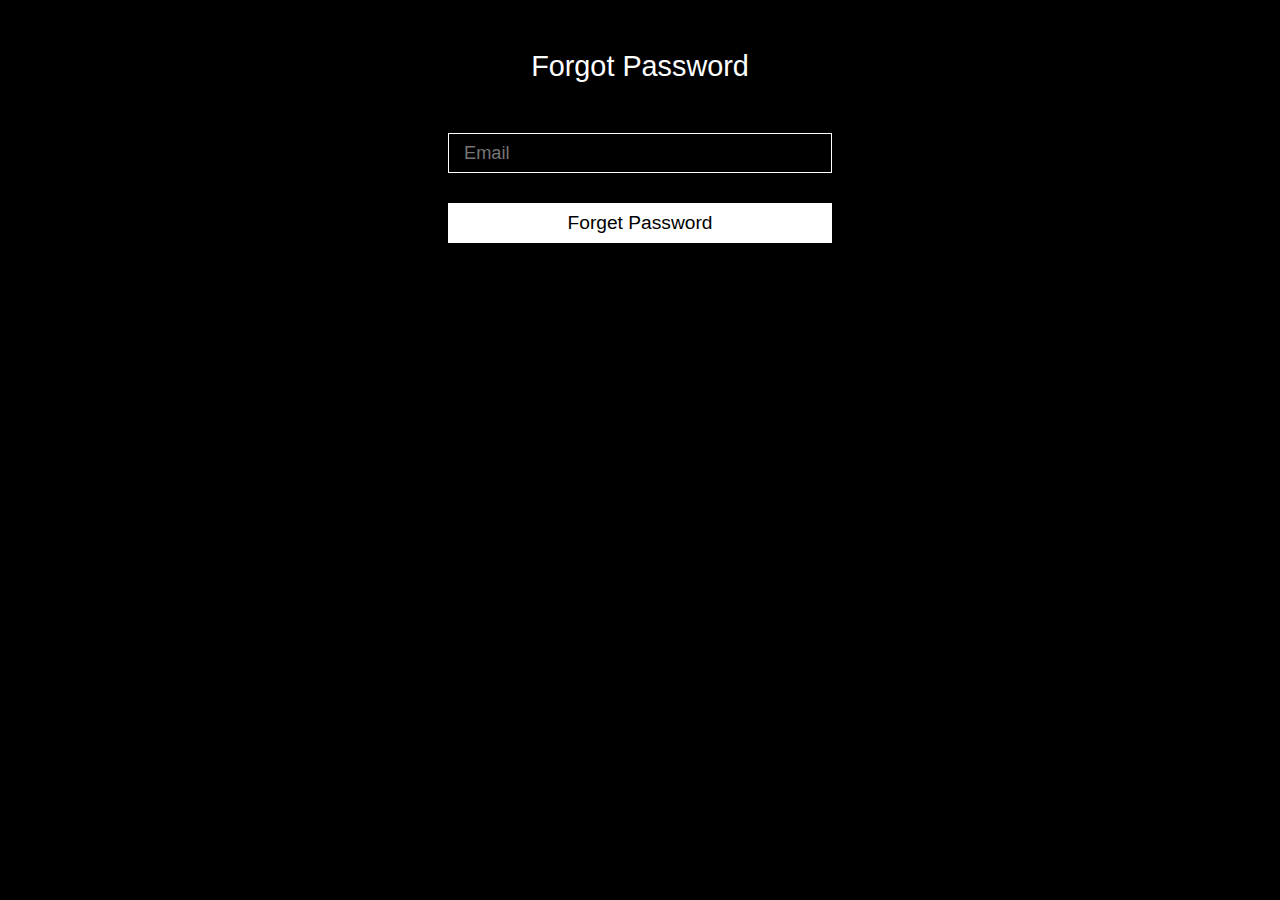
<file: forgetpass.html>
<!DOCTYPE html>
<html lang="en">
<head>
    <meta charset="UTF-8">
    <meta http-equiv="X-UA-Compatible" content="IE=edge">
    <meta name="viewport" content="width=device-width, initial-scale=1.0">
    <title>Forgot Password</title>
    <link rel="stylesheet" href="resetforgot.css">
</head>
<body>
    <form action="/forgetpass" method="post">
        <article>Forgot Password</article>
    <input type="email" name="email" id="email" placeholder="Email">
    <button type="submit">Forget Password</button>
    </form>
</body>
</html>
</file>
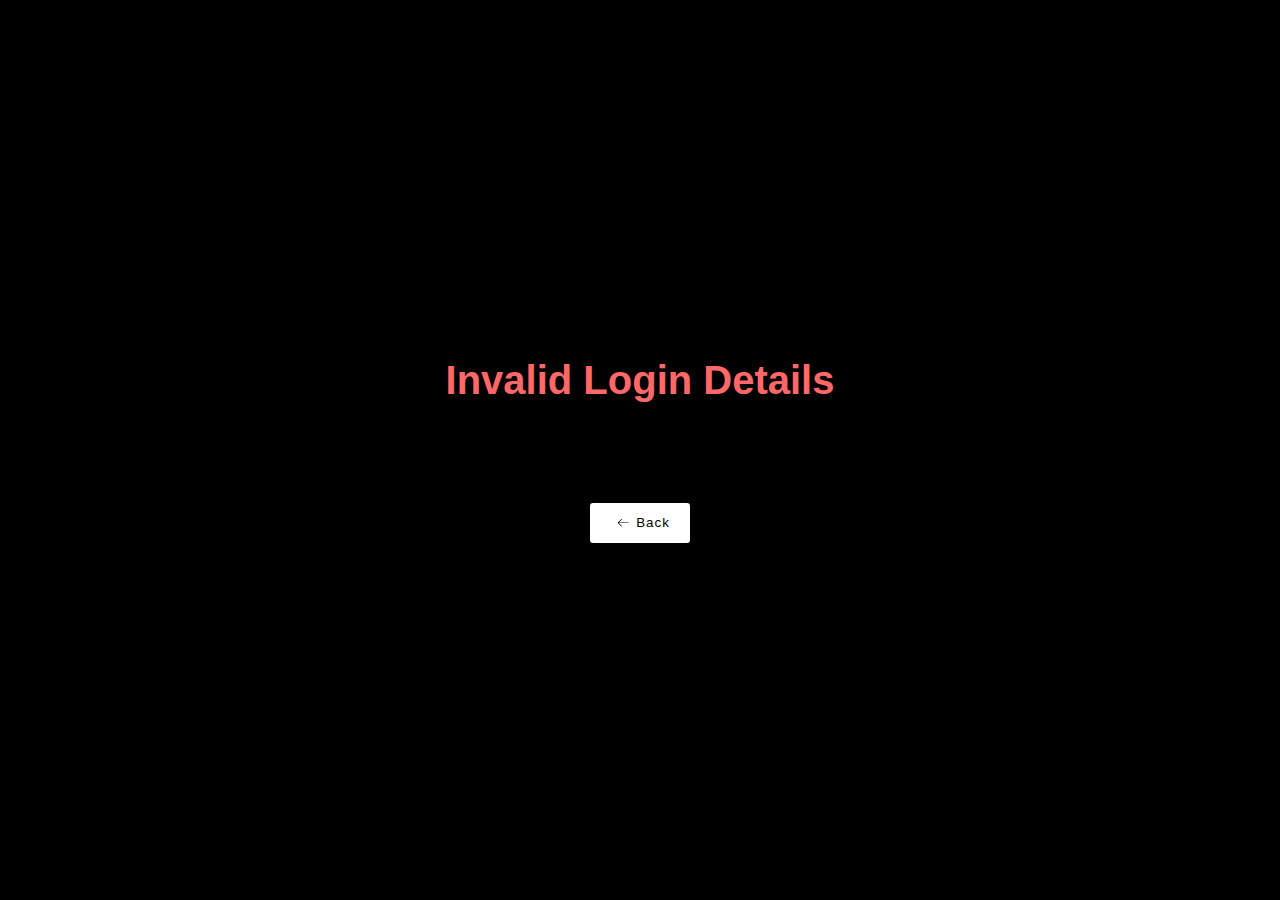
<file: invaildlogindetails.html>
<!DOCTYPE html>
<html lang="en">
<head>
    <meta charset="UTF-8">
    <meta http-equiv="X-UA-Compatible" content="IE=edge">
    <meta name="viewport" content="width=device-width, initial-scale=1.0">
    <title>invalid</title>
    <style>
        * {
    box-sizing: border-box;
    margin: 0;
    padding: 0;
}

*::selection {
    background-color: transparent;
}

*::-moz-selection {
    background: transparent;
}
 

* {
    -webkit-tap-highlight-color: transparent;
}

html {
    font-size: 62.5%;
    scroll-behavior: smooth;
}
:root{
    font-family: Whitney, -apple-system, BlinkMacSystemFont, Segoe UI, Roboto, Helvetica, Arial, sans-serif;
    cursor:default;
    --color-white: #fff;
    --color-black: #000;
    --color-dark-mode:#0a0a10;
    --color-light-mode:#ece7e1;
    --color-ddd-color: #ddd;
    --color-gray: #c4c4c4;
    --color-purple: #8000ff;
    --color-light-purple: #cf59e6;
    --color-light-blue: #6bc5f8;
    --color-navbarBorder-dark:#20222e;
}

        .main-container{
            width: 100%;
            height: 100vh;
            background-color: black;
            display: flex;
            flex-direction: column;
            align-items: center;
            justify-content: center;
            gap: 100px;
        }

        .invalid{
            color: rgb(255, 104, 104);
            font-size: 4rem;
            font-weight: 600;
        }
        a{
            text-decoration: none;
        }
        button {
 display: flex;
 height: 3em;
 width: 100px;
 align-items: center;
 justify-content: center;
 background-color: #eeeeee4b;
 border-radius: 3px;
 letter-spacing: 1px;
 transition: all 0.2s linear;
 cursor: pointer;
 border: none;
 background: rgb(255, 255, 255);
}

button > svg {
 margin-right: 5px;
 margin-left: 5px;
 font-size: 20px;
 transition: all 0.4s ease-in;
}

button:hover > svg {
 font-size: 1.2em;
 transform: translateX(-5px);
}


button:hover {
 /* box-shadow: 9px 9px 33px #d1d1d1, -9px -9px 33px #ffffff; */
 transform: translateY(-2px);
}

@media screen and (max-width:500px) {
    html {
        font-size: 45%;  
    }

}

@media screen and (max-width:430px) {
    html {
        font-size: 43%;
    }
}

@media screen and (max-width:375px) {
    html {
        font-size: 40%;
    }
}
@media screen and (max-width:300px) {
    html {
        font-size: 40%;
    }
}

    </style>
</head>
<body>
    <div class="main-container">
        <article class="invalid">Invalid Login Details</article>

        <!-- href not required -->
        <!-- history.back will work  -->
        <button onclick="history.back()"><!-- href not required -->
            <svg height="16" width="16" xmlns="http://www.w3.org/2000/svg" version="1.1" viewBox="0 0 1024 1024"><path d="M874.690416 495.52477c0 11.2973-9.168824 20.466124-20.466124 20.466124l-604.773963 0 188.083679 188.083679c7.992021 7.992021 7.992021 20.947078 0 28.939099-4.001127 3.990894-9.240455 5.996574-14.46955 5.996574-5.239328 0-10.478655-1.995447-14.479783-5.996574l-223.00912-223.00912c-3.837398-3.837398-5.996574-9.046027-5.996574-14.46955 0-5.433756 2.159176-10.632151 5.996574-14.46955l223.019353-223.029586c7.992021-7.992021 20.957311-7.992021 28.949332 0 7.992021 8.002254 7.992021 20.957311 0 28.949332l-188.073446 188.073446 604.753497 0C865.521592 475.058646 874.690416 484.217237 874.690416 495.52477z"></path></svg>
            <span>Back</span>
          </button>
    </div>
</body>
</html>
</file>
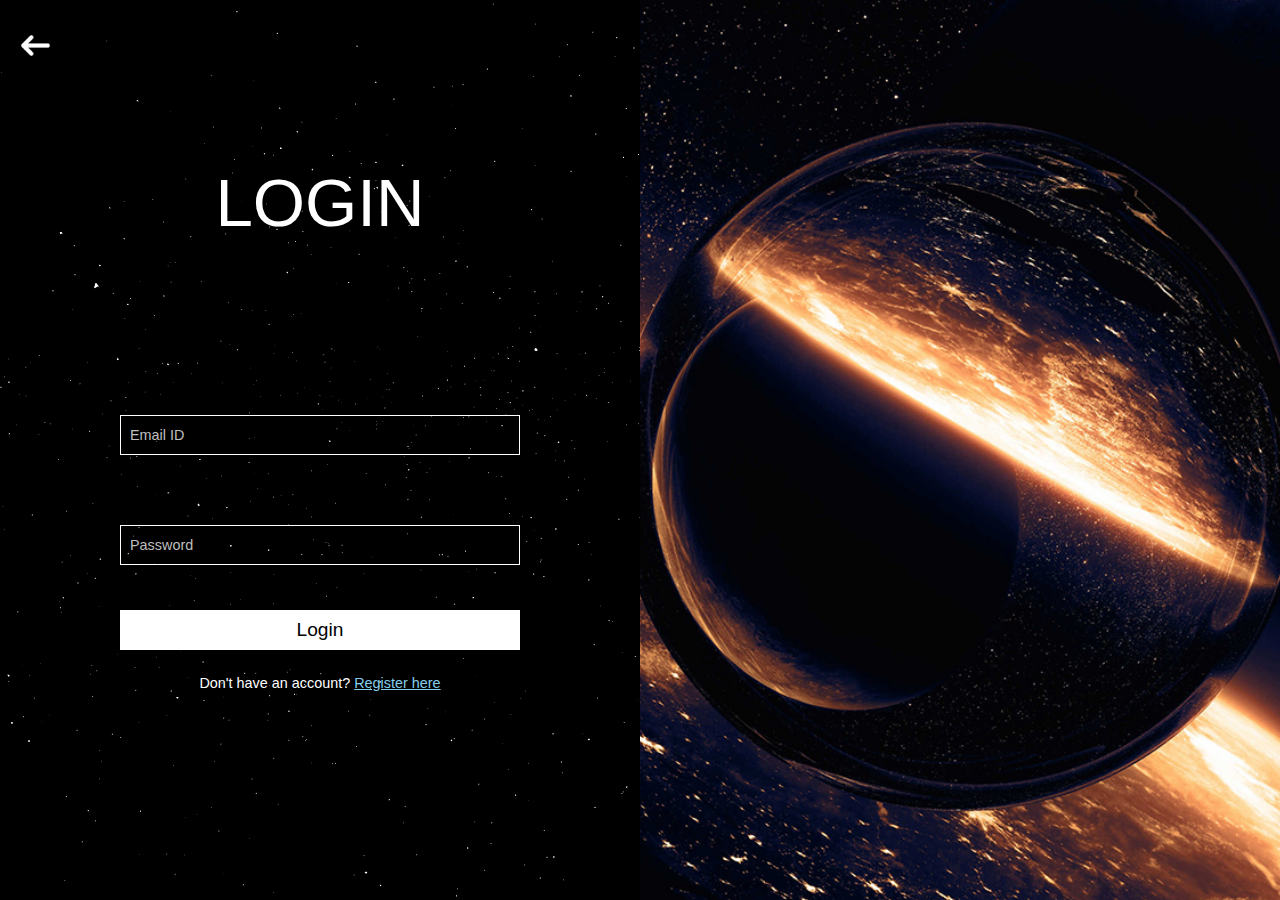
<file: login.html>
<!DOCTYPE html>
<html lang="en">
    <head>
        <meta charset="UTF-8">
        <meta http-equiv="X-UA-Compatible" content="IE=edge">
        <meta name="viewport" content="width=device-width, initial-scale=1.0, user-scalable=no">
        <meta name="theme-color" content="black">
        <title>Aquaregia-Login</title>
        <link rel="icon" type="image/x-icon" href="faviconjpground.png">
        <!-- aos cdn -->
        <link rel="stylesheet" href="https://unpkg.com/aos@next/dist/aos.css" />
        <!-- stylesheet -->
        <link rel="stylesheet" href="login.css">
        <!-- fontawesome -->
        <link rel="stylesheet" href="https://use.fontawesome.com/releases/v5.15.4/css/all.css"
            integrity="sha384-DyZ88mC6Up2uqS4h/KRgHuoeGwBcD4Ng9SiP4dIRy0EXTlnuz47vAwmeGwVChigm" crossorigin="anonymous" />
    
        <link rel="stylesheet" href="https://fonts.googleapis.com/css?family=Sofia">
    
    </head>
<body>
    <main>
        <div class="bigdaddy-flexbox">
        <!-- login div on left side  -->
        <div class="login-main-container">
               <!-- form -->
               <form class="login" action="/login" method="post">
             <div class="back-to-home-div"><div id="arrow-left" onclick="history.back()"></div>></div> 
            <div class="login-heading-div"><h1 id="big-login-heading">LOGIN</h1></div>
                <!-- email password div -->
                <div class="email-password-div">
                    <div class="email-div"><label for="email" id="email-label">Email ID</label>
                    <input type="text" id="email"  required>
                </div>
                <div class="password-div">
                <label for="password" id="password-label">Password</label>
                <div id="eyetoggle">
                    <i class="fas fa-eye" id="show"></i>
                    <i class="fas fa-eye-slash" id="hide"></i>
                </div>
                <input type="password" id="password"  required>
            </div>
            </div>
            <div class="login-btn-div"><button id="login-btn">Login</button></div>
            </form>
            <div class="registeration-link-div">
                <p>Don't have an account? <a href="register.html">Register here</a></p>
            </div>
        </div>
        <!-- login div on left ends here -->



        <!-- side wallpaper div -->
        <div class="side-wallpaper-main-container"></div>
        </div>
    </main>
    <script>
        let emailField = document.getElementById("email");
        let passwordField = document.getElementById("password");
    
        emailField.addEventListener('focus',focusemailFunction)
        function focusemailFunction(e) {
            document.getElementById("email-label").classList.add("active");
            document.getElementById('big-login-heading').classList.add("login-heading-opacity-function");
        }
    
        emailField.addEventListener('blur',bluremailFunction)
        function bluremailFunction(e) {
            if (emailField.value === "") {
                document.getElementById("email-label").classList.remove("active");
                document.getElementById('big-login-heading').classList.remove("login-heading-opacity-function");
            }
            else{
                document.getElementById('big-login-heading').classList.remove("login-heading-opacity-function");
            }
        }
    
        passwordField.addEventListener('focus', focusFunctionpassword)
        function focusFunctionpassword(f) {
            document.getElementById("password-label").classList.add("active");
            document.getElementById('big-login-heading').classList.add("login-heading-opacity-function");
        }
    
        passwordField.addEventListener('blur', blurFunctionpassword)
        function blurFunctionpassword(f) {
            if (passwordField.value === "") {
                document.getElementById("password-label").classList.remove("active");
                document.getElementById('big-login-heading').classList.remove("login-heading-opacity-function");
            }
            else{
                document.getElementById('big-login-heading').classList.remove("login-heading-opacity-function");
            }
    
        }
    
    let eyeBtn = document.getElementById("eyetoggle");
    let hide = document.getElementById("hide");
    let show = document.getElementById("show");
    
     eyeBtn.addEventListener('click',passwordSee);
     function passwordSee(g){
        if (passwordField.type === "password"){
        passwordField.type = "text";
        show.style.display = "block";
        hide.style.display = "none";

    }
    else{
        passwordField.type = "password";
        show.style.display = "none";
        hide.style.display = "block";

    }
    }
    </script>
</body>
</html>
</file>
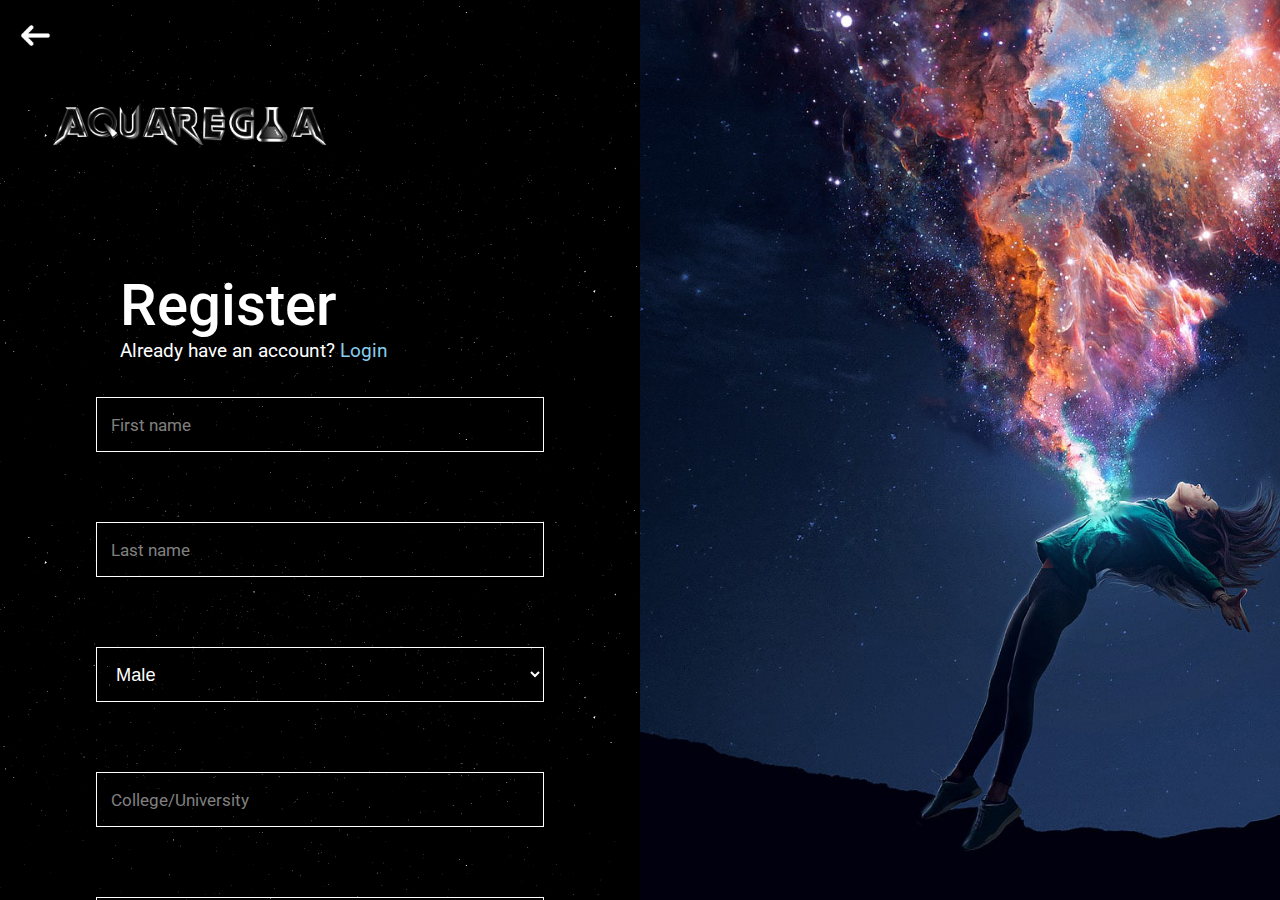
<file: register.html>
<!DOCTYPE html>
<html lang="en">
<head>
    <meta charset="UTF-8">
    <meta http-equiv="X-UA-Compatible" content="IE=edge">
    <meta name="viewport" content="width=device-width, initial-scale=1.0">
    <title>Aquaregia'23-Register</title>
    <link rel="stylesheet" href="register.css">
    <link rel="preconnect" href="https://fonts.googleapis.com">
    <link rel="preconnect" href="https://fonts.gstatic.com" crossorigin>
    <link href="https://fonts.googleapis.com/css2?family=Roboto:wght@400;500&display=swap" rel="stylesheet">
    <!-- fontawesome -->
    <link rel="stylesheet" href="https://use.fontawesome.com/releases/v5.15.4/css/all.css"
    integrity="sha384-DyZ88mC6Up2uqS4h/KRgHuoeGwBcD4Ng9SiP4dIRy0EXTlnuz47vAwmeGwVChigm" crossorigin="anonymous" />
</head>
<body>
    <main>
        

            <div class="bigFlex1">
                <div class="back-to-home-div"><div id="arrow-left" onclick="history.back()"></div></div> 
                <div id="logo"><img src="Aquaregia_logo55.png" alt=""></div>
                
                <form class="register" action="/register" method="post">
                    <div class="heading-and-login-link-div">
                    <h1>Register</h1>
                    <p>Already have an account? <a href="login.html">Login</a></p>
                    </div>
                    
                    <div class="smallFlex">

                        <div class="bchaFlex">

                            <label for="firstname">First name </label>
                            <input class="inputCont" type="text" name="firstname" id="firstname"  required="required"/>
                        </div>
                        <div class="bchaFlex">

                            <label for="Lastname">Last name </label>
                            <input class="inputCont" type="text" name="surname" id="surname" required="required"/>
                        </div>
                        <div class="bchaFlex">


                            <select class="inputCont" name="sex" id="sex">
                                <option value="Male">Male</option>
                                <option value="Female">Female</option>
                                <option value="Other">Other</option>
                            </select>
                        </div>
                        <div class="bchaFlex">

                            <label for="college">College/University </label>
                            <input class="inputCont" type="text" name="college" id="college"  required="required"/>
                        </div>
                        <div class="bchaFlex">

                            <label for="college">Course </label>
                            <input class="inputCont" type="text" name="college" id="college"  required="required"/>
                        </div>
                        <div class="bchaFlex">

                            <label for="college">Year </label>
                            <input class="inputCont" type="text" name="college" id="college"  required="required" />
                        </div>
                        <div class="imageInputFlex">

                            <div id="imageDisplay"><p>Upload ID Card</p></div>
                                <input type="file" id="inputID_CardButton" accept="image/png, image/jpg, image/jpeg">
                        </div>
                        <div class="bchaFlex">

                            <label for="address">Address </label>
                            <input class="inputCont" type="text" name="address" id="address"  required="required"/>
                        </div>
                        <div class="bchaFlex">

                            <label for="email">Email </label>
                            <input class="inputCont" type="email" name="email" id="email"  required="required"/>
                        </div>
                        <div class="bchaFlex">

                            <label for="phone">Mobile No. </label>
                            <input class="inputCont" type="number" name="phone" id="phone"  maxlength="10" required="required" />
                        </div>
                        <div class="bchaFlex">

                            <label for="password">Password </label>
                            <input class="inputCont" type="password" name="password" id="password"  required="required"/>
                        </div>
                        <div class="bchaFlex">

                            <label for="password2">Confirm Password </label>
                            <input class="inputCont" type="password" name="password2" id="password2"  required="required"/>
                           
                            <div id="eyetoggle">
                                <i class="fas fa-eye" id="show"></i>
                                <i class="fas fa-eye-slash" id="hide"></i>
                            </div>
                        </div>
                         <article id="passwordmatchArticle">*Password didn't match</article>
                        <div class="btn">
                            <button type="submit" id="submitbutton">Register </button><br>
                        </div>
                    </div>
                    
                </form>
            </div>
            <div class="bigFlex2"></div>
          

    </main>
</body>
<script>

    // for inputing and displaying images
    const inputID_CardButton= document.getElementById("inputID_CardButton");
var uploaded_image="";

inputID_CardButton.addEventListener("change", function(){
    const reader=new FileReader();
    reader.addEventListener("load", () => {
        uploaded_image=reader.result;
        document.getElementById("imageDisplay").style.backgroundImage="url("+uploaded_image+")";
    });
    reader.readAsDataURL(this.files[0]);
});
// ends here***********************************
    const Rinput = document.querySelectorAll('.bchaFlex .inputCont');

   Rinput.forEach((thisInput) =>{
   thisInput.addEventListener('focus',() =>{
    thisInput.previousElementSibling.classList.add('activeLabelup');
   });

   });

   Rinput.forEach((thisInput) =>{
   thisInput.addEventListener('blur',() =>{
    if(thisInput.value === ""){

        thisInput.previousElementSibling.classList.remove('activeLabelup');
    }
   });

   });

//    for eye toggle button
let alertMsg = document.getElementById('passwordmatchArticle');
let PasswordInput = document.getElementById("password");
 let PasswordInput2 = document.getElementById("password2");
   let eyeBtn = document.getElementById("eyetoggle");
    let hide = document.getElementById("hide");
    let show = document.getElementById("show");
    
     eyeBtn.addEventListener('click',passwordSee);
     function passwordSee(g){
        if (PasswordInput2.type === "password"){
        PasswordInput2.type = "text";
        show.style.display = "block";
        hide.style.display = "none";

    }
    else{
        PasswordInput2.type = "password";
        show.style.display = "none";
        hide.style.display = "block";

    }
    }
    PasswordInput2.onkeyup = function didnotmatchMsg(){
        if(PasswordInput.value == PasswordInput2.value){
            
            
            alertMsg.style.display = "none";
            document.getElementById('submitbutton').disabled = false;
        }
        else{
            alertMsg.style.color = "red";
            alertMsg.style.display = "block"
            document.getElementById('submitbutton').disabled = true;
        }
    }
    PasswordInput.onkeyup = function didnotmatchMsgSecond(){
        if(PasswordInput.value == PasswordInput2.value){
            
            
            alertMsg.style.display = "none";
            document.getElementById('submitbutton').disabled = false;
        }
        else{
            alertMsg.style.color = "red";
            alertMsg.style.display = "block"
            document.getElementById('submitbutton').disabled = true;
        }
    }


</script>
</html>
</file>
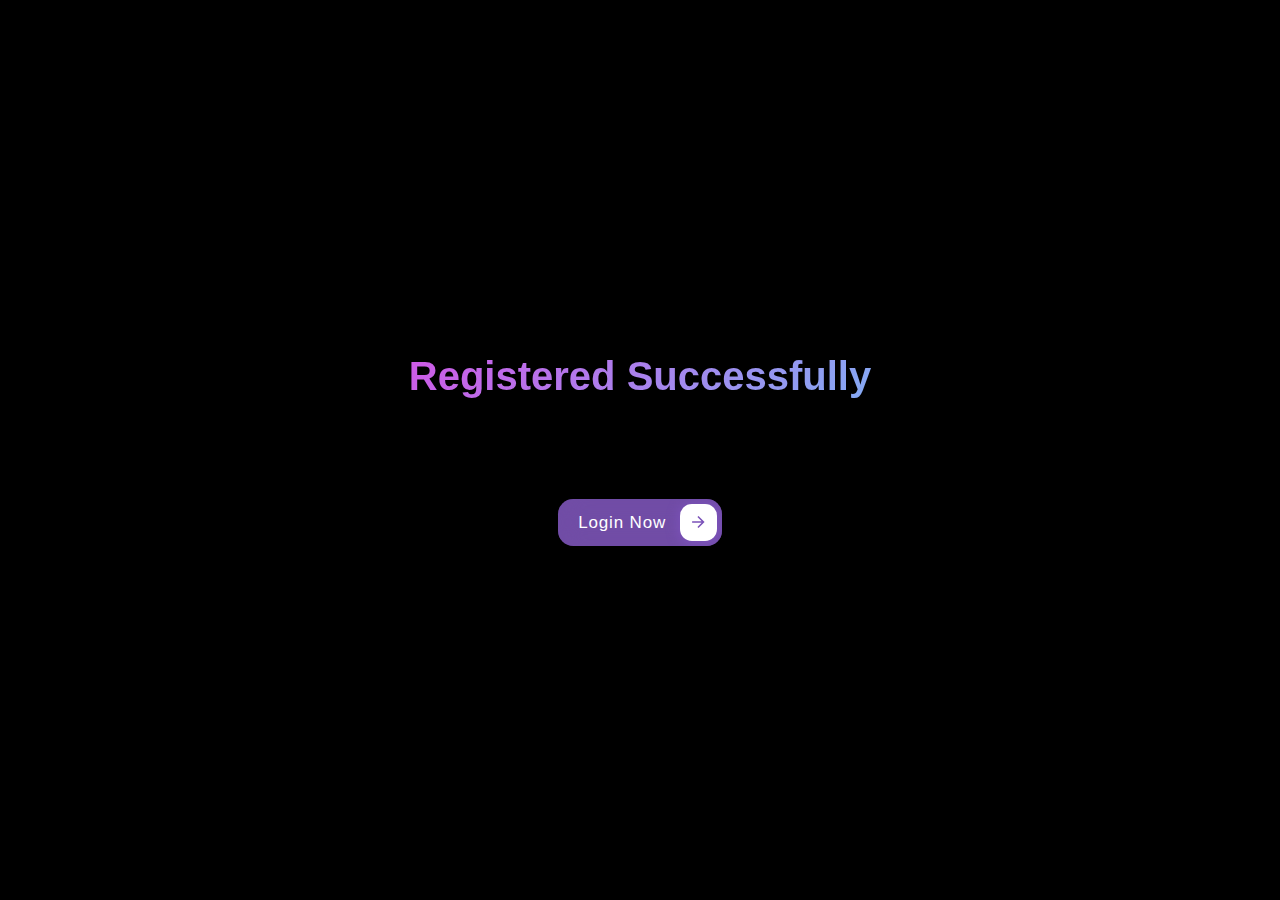
<file: registrationsuccessful.html>
<!DOCTYPE html>
<html lang="en">
<head>
    <meta charset="UTF-8">
    <meta http-equiv="X-UA-Compatible" content="IE=edge">
    <meta name="viewport" content="width=device-width, initial-scale=1.0">
    <title>Registration Successful</title>
    <style>
        * {
    box-sizing: border-box;
    margin: 0;
    padding: 0;
}

*::selection {
    background-color: gray;
}

*::-moz-selection {
    background: gray;
}
 

* {
    -webkit-tap-highlight-color: transparent;
}

html {
    font-size: 62.5%;
    scroll-behavior: smooth;
}
:root{
    font-family: Whitney, -apple-system, BlinkMacSystemFont, Segoe UI, Roboto, Helvetica, Arial, sans-serif;
    cursor:default;
    --color-white: #fff;
    --color-black: #000;
    --color-dark-mode:#0a0a10;
    --color-light-mode:#ece7e1;
    --color-ddd-color: #ddd;
    --color-gray: #c4c4c4;
    --color-purple: #8000ff;
    --color-light-purple: #cf59e6;
    --color-light-blue: #6bc5f8;
    --color-navbarBorder-dark:#20222e;
}

        .main-container{
            width: 100%;
            height: 100vh;
            background-color: black;
            display: flex;
            flex-direction: column;
            align-items: center;
            justify-content: center;
            gap: 100px;
        }
        .success{
            color: white;
            font-size: 4rem;
            font-weight: 600;
            background: -webkit-linear-gradient(135deg,var(--color-light-blue),var(--color-light-purple),var(--color-light-blue),var(--color-light-purple));
    background: linear-gradient(-45deg,var(--color-light-blue),var(--color-light-purple),var(--color-light-blue),var(--color-light-purple));
    background-clip: text;
    -webkit-background-clip: text;
    -webkit-text-fill-color: transparent;
    background-size: 400% 400%;
    -webkit-animation: gradient 3s ease infinite;
    animation: gradient 3s ease infinite;
        }
@keyframes gradient {
    0% {
        background-position: 0 50%;
    }
    50% {
        background-position: 100% 50%;
    }
    
    100% {
        background-position: 0 50%;
    }
}
a{
    text-decoration: none;
}
.cssbuttons-io-button {
 background: #714da6;
 color: white;
 font-family: inherit;
 padding: 0.35em;
 padding-left: 1.2em;
 font-size: 17px;
 font-weight: 500;
 border-radius: 0.9em;
 border: none;
 letter-spacing: 0.05em;
 display: flex;
 align-items: center;
 box-shadow: inset 0 0 1.6em -0.6em #714da6;
 overflow: hidden;
 position: relative;
 height: 2.8em;
 padding-right: 3.3em;
}

.cssbuttons-io-button .icon {
 background: white;
 margin-left: 1em;
 position: absolute;
 display: flex;
 align-items: center;
 justify-content: center;
 height: 2.2em;
 width: 2.2em;
 border-radius: 0.7em;
 box-shadow: 0.1em 0.1em 0.6em 0.2em #7b52b9;
 right: 0.3em;
 transition: all 0.3s;
}

.cssbuttons-io-button:hover .icon {
 width: calc(100% - 0.6em);
}

.cssbuttons-io-button .icon svg {
 width: 1.1em;
 transition: transform 0.3s;
 color: #7b52b9;
}

.cssbuttons-io-button:hover .icon svg {
 transform: translateX(0.1em);
}

.cssbuttons-io-button:active .icon {
 transform: scale(0.95);
}

@media screen and (max-width:500px) {
    html {
        font-size: 48%;  
    }

}

@media screen and (max-width:430px) {
    html {
        font-size: 45%;
    }
}

@media screen and (max-width:375px) {
    html {
        font-size: 38%;
    }
}
@media screen and (max-width:300px) {
    html {
        font-size: 35%;
    }
}

    </style>
</head>
<body>
    <div class="main-container">
        <article class="success">Registered Successfully</article>
        <a href="login.html"><button class="cssbuttons-io-button"> Login Now
            <div class="icon">
              <svg height="24" width="24" viewBox="0 0 24 24" xmlns="http://www.w3.org/2000/svg"><path d="M0 0h24v24H0z" fill="none"></path><path d="M16.172 11l-5.364-5.364 1.414-1.414L20 12l-7.778 7.778-1.414-1.414L16.172 13H4v-2z" fill="currentColor"></path></svg>
            </div>
          </button></a>
    </div>
</body>
</html>
</file>
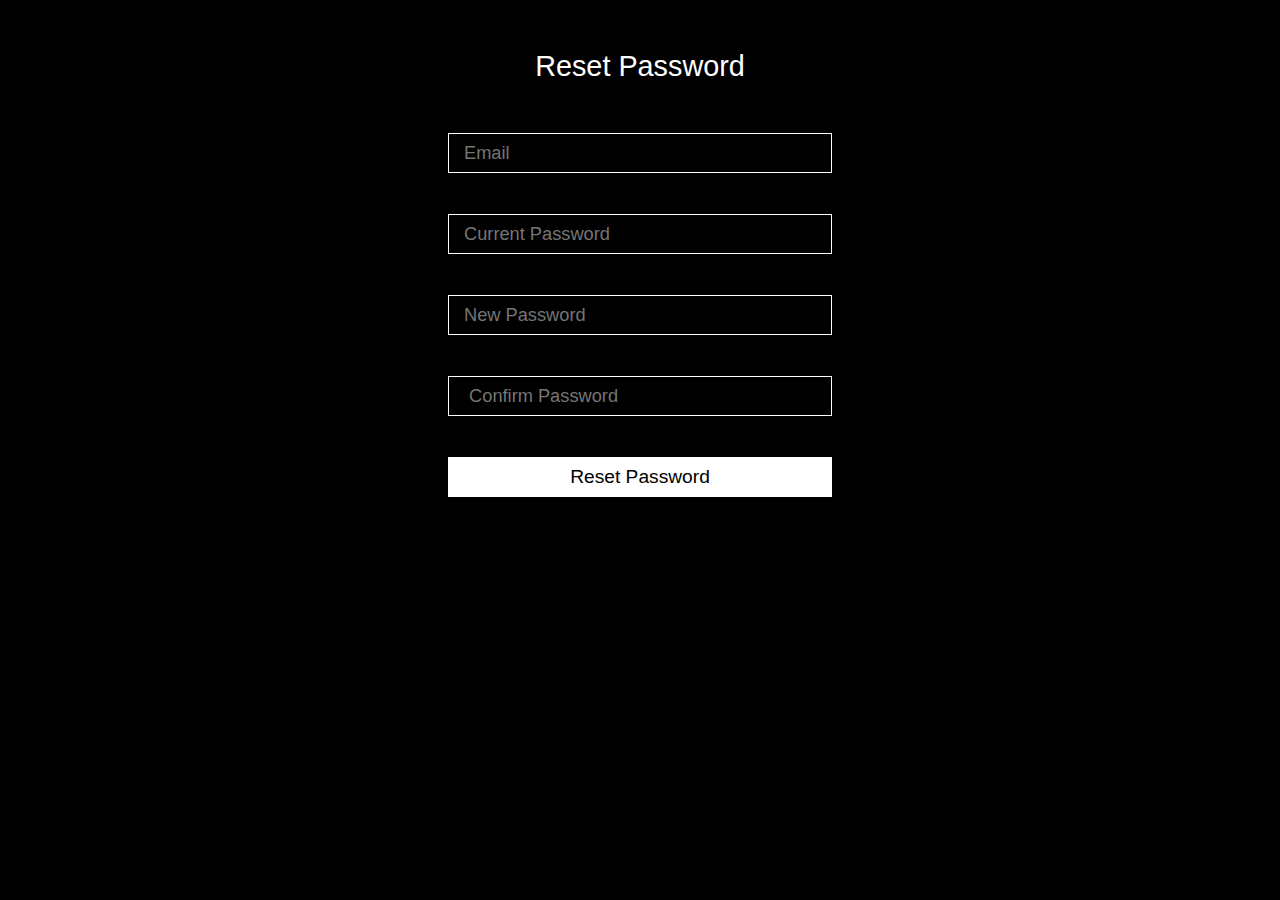
<file: resetpass.html>
<!DOCTYPE html>
<html lang="en">
<head>
    <meta charset="UTF-8">
    <meta http-equiv="X-UA-Compatible" content="IE=edge">
    <meta name="viewport" content="width=device-width, initial-scale=1.0">
    <title>Reset Password</title>
    <link rel="stylesheet" href="resetforgot.css">
    <!-- fontawesome -->
    <link rel="stylesheet" href="https://use.fontawesome.com/releases/v5.15.4/css/all.css"
    integrity="sha384-DyZ88mC6Up2uqS4h/KRgHuoeGwBcD4Ng9SiP4dIRy0EXTlnuz47vAwmeGwVChigm" crossorigin="anonymous" />
</head>
<body>
    <form action="/resetpass" method="post">
        <article>Reset Password</article>
    <input type="email" name="email" id="email" placeholder="Email"> <br>
    <input type="text" name="cpass" id="cpass" placeholder="Current Password"> <br>
    <input type="password" name="npass" id="npass" placeholder="New Password"> <br>
    <div class="eyetoggleinput">
    <input type="password" name="conpass" id="conpass" placeholder=" Confirm Password">
    <div id="eyetoggle">
        <i class="fas fa-eye" id="show"></i>
        <i class="fas fa-eye-slash" id="hide"></i>
    </div>
</div><br>
    <button type="submit" id="submitbutton">Reset Password</button>
    </form>
</body>
<script>
    
//    for eye toggle button
// let alertMsg = document.getElementById('passwordmatchArticle');
let PasswordInput = document.getElementById("npass");
let PasswordInput2 = document.getElementById("conpass");
   let eyeBtn = document.getElementById("eyetoggle");
    let hide = document.getElementById("hide");
    let show = document.getElementById("show");
    
     eyeBtn.addEventListener('click',passwordSee);
     function passwordSee(g){
        if (PasswordInput2.type === "password"){
        PasswordInput2.type = "text";
        show.style.display = "block";
        hide.style.display = "none";

    }
    else{
        PasswordInput2.type = "password";
        show.style.display = "none";
        hide.style.display = "block";

    }
    }

// disable submit button when password not match
    
    PasswordInput2.onkeyup = function didnotmatchMsg(){
        if(PasswordInput.value == PasswordInput2.value){
            
            
            // alertMsg.style.display = "none";
            document.getElementById('submitbutton').disabled = false;
        }
        else{
            // alertMsg.style.color = "red";
            // alertMsg.style.display = "block"
            document.getElementById('submitbutton').disabled = true;
        }
    }
    PasswordInput.onkeyup = function didnotmatchMsgSecond(){
        if(PasswordInput.value == PasswordInput2.value){
            
            
            // alertMsg.style.display = "none";
            document.getElementById('submitbutton').disabled = false;
        }
        else{
            // alertMsg.style.color = "red";
            // alertMsg.style.display = "block"
            document.getElementById('submitbutton').disabled = true;
        }
    }

</script>
</html>
</file>
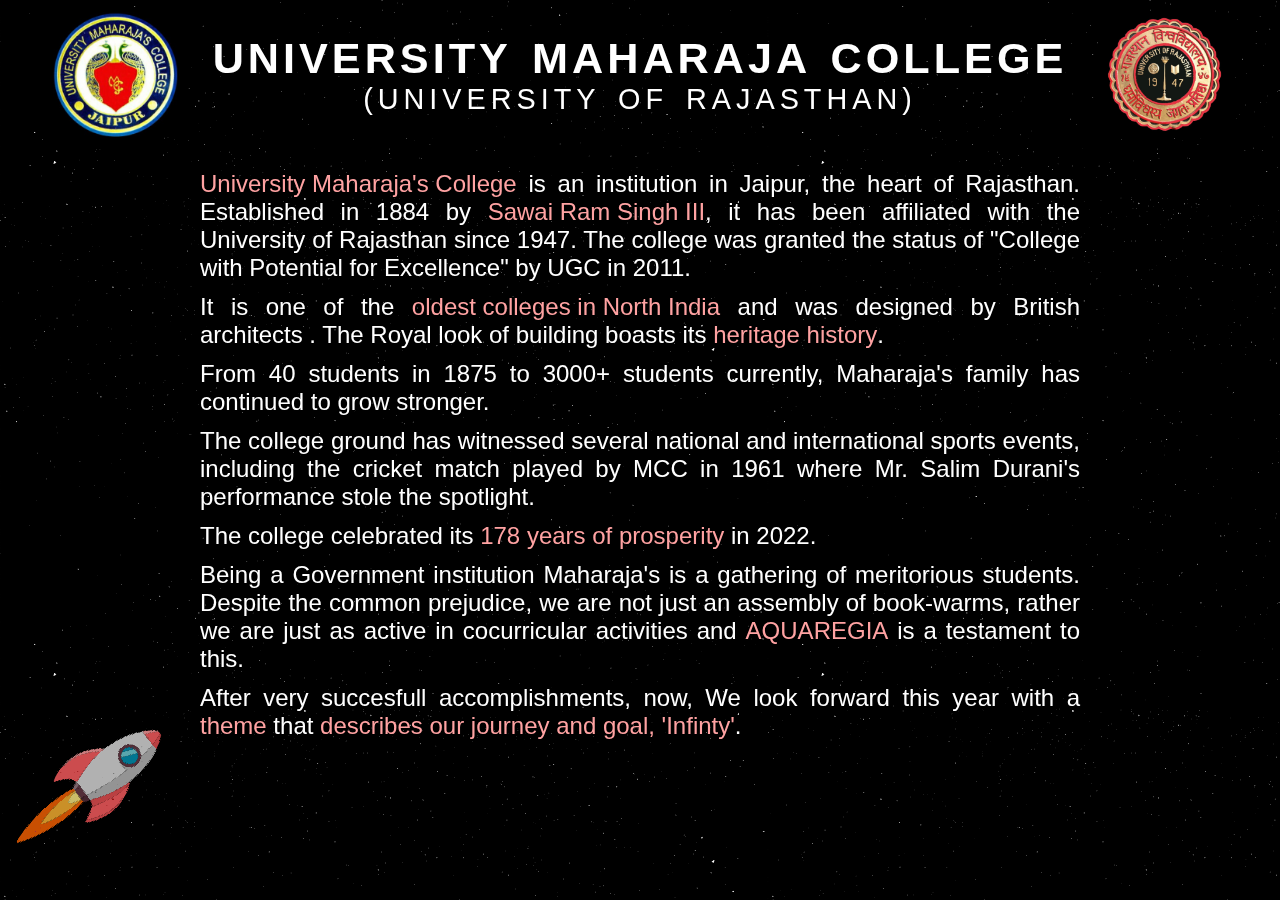
<file: About Us/aboutus.html>
<!DOCTYPE html>
 <html lang="en">
    <head>
        <meta charset="UTF-8">
        <meta http-equiv="X-UA-Compatible" content="IE=edge">
        <meta name="viewport" content="width=device-width, initial-scale=1.0, user-scalable=no">
        <meta name="theme-color" content="black">
        <title>About Us</title>
        <link rel="icon" type="image/x-icon" href="faviconjpground.png">
        <!-- aos cdn -->
        <link rel="stylesheet" href="https://unpkg.com/aos@next/dist/aos.css" />
        <!-- stylesheet -->
        <link rel="stylesheet" href="aboutus.css">
        <!-- fontawesome -->
        <link rel="stylesheet" href="https://use.fontawesome.com/releases/v5.15.4/css/all.css"
            integrity="sha384-DyZ88mC6Up2uqS4h/KRgHuoeGwBcD4Ng9SiP4dIRy0EXTlnuz47vAwmeGwVChigm" crossorigin="anonymous" />
    
        <link rel="stylesheet" href="https://fonts.googleapis.com/css?family=Sofia">
    
    </head>
 <body>
    <div class="main-container">
        <div class="maharaja-heading">
            <img src="maharaja-poster.png" alt="" id="formobile">
         <div class="img-container">
            <img src="maharaja-logo1.svg" alt="">
            
         </div>
         <div class="text-heading">
            <article class="heading1">UNIVERSITY MAHARAJA COLLEGE</article>
            <!-- <article class="heading2">AN INSTITUTION DEDICATED TO EXCELLENCE</article> -->
            <article class="heading3">(UNIVERSITY OF RAJASTHAN)</article>
         </div>
         <div class="img2-container">
            <img src="maharaja-logo2.svg" alt="">
         </div>
        </div>
        <div class="plain-text">
            <article><p class="highlighted-text">University Maharaja's College</p> is an institution in Jaipur, the heart of Rajasthan. Established in 1884 by <p class="highlighted-text">Sawai Ram Singh III</p>, it has been affiliated with the University of Rajasthan since 1947. The college was granted the status of "College with Potential for Excellence" by UGC in 2011.
            </article>
            <br>


            <article>It is one of the <p class="highlighted-text">oldest colleges in North India</p> and was designed by British architects . The Royal look of building boasts its <p class="highlighted-text">heritage history</p>.</article>
            <br>
            <article>From 40 students in 1875 to 3000+ students currently, Maharaja's family has continued to grow  stronger.</article>
            <br>
            <article>The college ground has witnessed several national and international sports events, including the cricket match played by MCC in 1961 where Mr. Salim Durani's performance stole the spotlight.</article>
            <br>

            <article>The college celebrated its <p class="highlighted-text">178 years of prosperity</p> in 2022.
            </article>

            <br>
            <article>Being a Government institution Maharaja's is a gathering of meritorious students. Despite the common prejudice, we are not just an assembly of book-warms, rather we are just as active in cocurricular activities and  <p class="highlighted-text">AQUAREGIA</p> is a testament to this. </article>
            <br>
            <article>After very succesfull accomplishments, now, We look forward this year  with a <p class="highlighted-text">theme </p> that <p class="highlighted-text">describes our journey and goal, 'Infinty' </p>.
            </article>

        </div>

        <!-- <div class="studentUnionHeading"><center>
            <img id="left" src="floral.svg" alt="">
            Student Union
            <img id="right" src="floral.svg" alt="">
            
        </center></div>
        <div class="big-daddy-container">
            
                <div class="profile-card" data-tilt-glare data-tilt-max-glare="0.8">
                    <div class="dp sandeep"></div>
                    <div class="info">
                        <p class="name">Sandeep Patel</p>
                        <p class="mobile">President</p>
                    </div>

                </div>
                <div class="profile-card" data-tilt-glare data-tilt-max-glare="0.3">
                    <div class="dp govind"></div>
                    <div class="info">
                        <p class="name">Govind</p>
                        <p class="mobile">Vice-President</p>
                    </div>

                </div>
                <div class="profile-card" data-tilt-glare data-tilt-max-glare="0.8">
                    <div class="dp sarthak"></div>
                    <div class="info">
                        <p class="name">Sarthak</p>
                        <p class="mobile">General Secratary</p>
                    </div>

                </div>
                <div class="profile-card" data-tilt-glare data-tilt-max-glare="0.8">
                    <div class="dp atul"></div>
                    <div class="info">
                        <p class="name">Atul Sharma</p>
                        <p class="mobile">Joint Secratary</p>
                    </div>

                </div>
                

            

        </div> -->
        <div id="rocket1"></div>
        
 </body>
 </html>
</file>
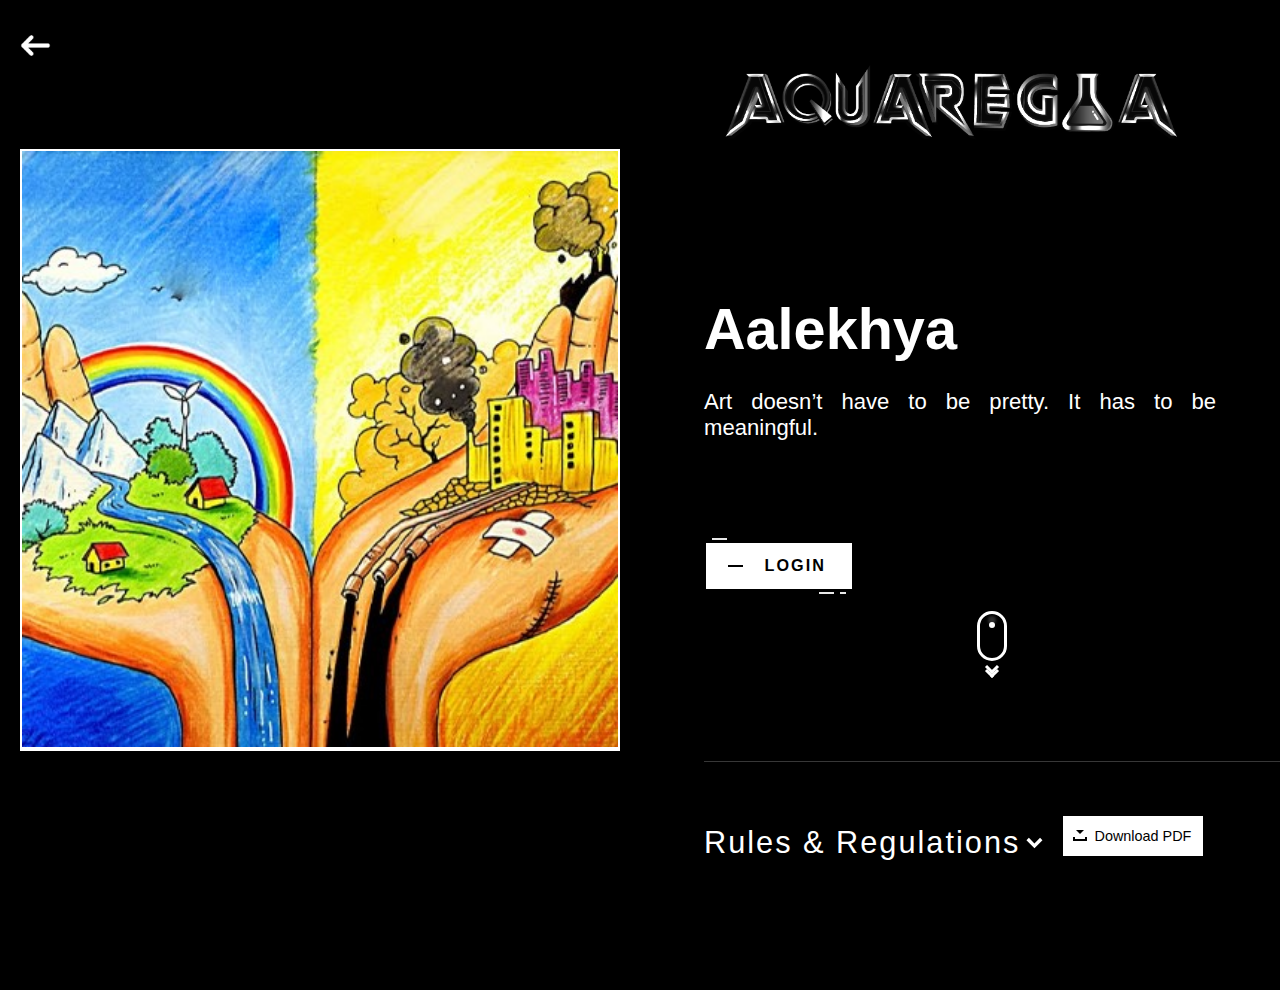
<file: art/Art Aalekhya Poster Making.html>
<!DOCTYPE html>
<html lang="en">
<head>
    <meta charset="UTF-8">
    <meta http-equiv="X-UA-Compatible" content="IE=edge">
    <meta name="viewport" content="width=device-width, initial-scale=1.0">
    <title>Aquregia'22- Poster Making</title>
    <link rel="stylesheet" href="../event.css">
</head>
<body><main>
    <div id="bigFlex2"><div class="back-to-home-div"><div id="arrow-left" onclick="history.back()"></div></div> 
        <div class="logo" id="logo1"><img src="../Aquaregia_logo55.png" alt=""></div>
        <div id="img"><img src="../photos/aP.jpg" alt=""></div>
    </div>
    <div id="bigFlex1">

        <div class="logo" id="logo2"><img src="../Aquaregia_logo55.png" alt=""></div>
            <div id="heading">Aalekhya</div>
            <div id="content">Art doesn’t have to be pretty. It has to be meaningful.
        </div>
        <a class="fancy" href="#">
  <span class="top-key"></span>
  <span class="text">Login</span>
  <span class="bottom-key-1"></span>
  <span class="bottom-key-2"></span>
</a><div class="scrolldown" id="scrolldown" style="--color: skyblue">
    <div class="chevrons">
        <div class="chevrondown"></div>
        <div class="chevrondown"></div>
    </div>
</div><div class="border-line"></div>
        <div id="alignment">
            
            <div id="rulesHeader"><p id="rulesHeaderTitle">Rules & Regulations</p> 
                <div id="arrow">
                    <svg xmlns="http://www.w3.org/2000/svg" width="17" height="17"><path d="M12 12.586 8.707 9.293l-1.414 1.414L12 15.414l4.707-4.707-1.414-1.414L12 12.586z"/></svg>
                </div>
        </div>
        <button class="download">Download PDF</button>
        </div>
        <div id="rulesContent">

        
           <h2> General Rules:</h2>
           <p> <ul>
<li> Two participants will be allowed from each college.</li>
<li>Theme:- Nature</li>
<li>Participants will have to follow the above theme for the competition.</li>
<li>Use of any colour medium would be allowed.</li>
<li>The time limit will be 1 hour for making the poster.</li>
<li>The participants will only be given a white paper sheet to make the poster, rest materials will have to be taken by the participant by their own.</li>
<li>Judgment criteria: Creativity, Usage of colours, and theme's impact.</li>
<li>Rules may get modulated under certain circumstances.</li>
<li>The results of the organizers and judges will be final and cannot be changed.</li>
</ul></p>   


<center><h2>Coordinators</h2></center>
    <div id="coordinatorsss">
        <div class="coordinator"><div>Kapil Saini
            
           </div>8005530491</div>
        <div class="coordinator"><div>Pawan Verma
           </div>9001116330</div>
    </div>
            
    </div>

    
</main>
</body>
<script src="../event.js"></script>
</html>
</file>
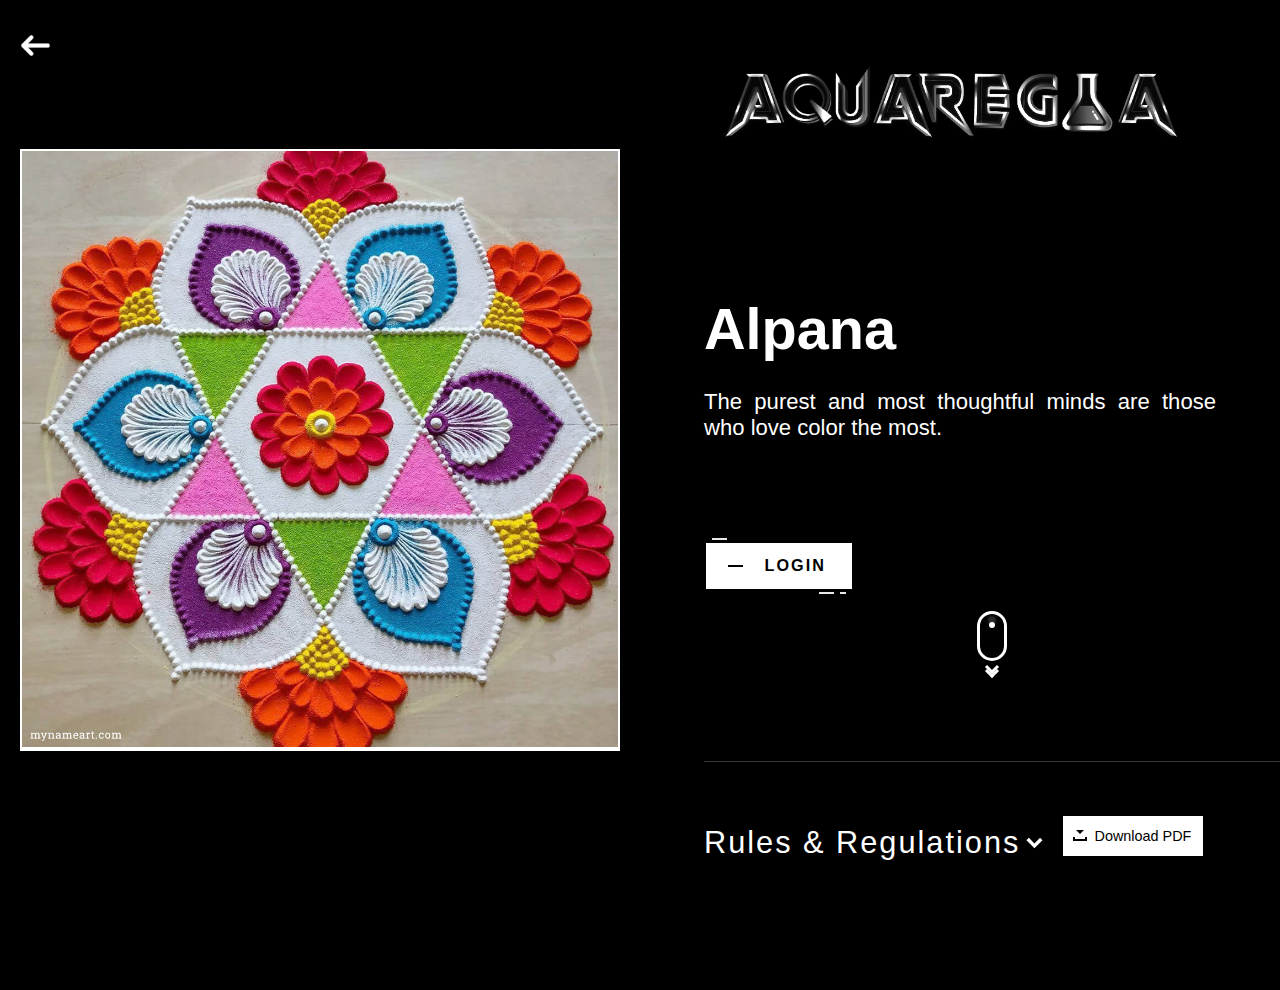
<file: art/Art Alpana Rangoli Making.html>
<!DOCTYPE html>
<html lang="en">
<head>
    <meta charset="UTF-8">
    <meta http-equiv="X-UA-Compatible" content="IE=edge">
    <meta name="viewport" content="width=device-width, initial-scale=1.0">
    <title>Aquregia'22-Rangoli Making</title>
    <link rel="stylesheet" href="../event.css">
</head>
<body><main>
    <div id="bigFlex2"><div class="back-to-home-div"><div id="arrow-left" onclick="history.back()"></div></div> 
        <div class="logo" id="logo1"><img src="../Aquaregia_logo55.png" alt=""></div>
        <div id="img"><img src="../photos/aR.jpg" alt=""></div>
    </div>
    <div id="bigFlex1">

        <div class="logo" id="logo2"><img src="../Aquaregia_logo55.png" alt=""></div>
            <div id="heading">Alpana</div>
            <div id="content">The purest and most thoughtful minds are those who love color the most.
        </div>
        <a class="fancy" href="#">
  <span class="top-key"></span>
  <span class="text">Login</span>
  <span class="bottom-key-1"></span>
  <span class="bottom-key-2"></span>
</a><div class="scrolldown" id="scrolldown" style="--color: skyblue">
    <div class="chevrons">
        <div class="chevrondown"></div>
        <div class="chevrondown"></div>
    </div>
</div><div class="border-line"></div>
        <div id="alignment">
            
            <div id="rulesHeader"><p id="rulesHeaderTitle">Rules & Regulations</p> 
                <div id="arrow">
                    <svg xmlns="http://www.w3.org/2000/svg" width="17" height="17"><path d="M12 12.586 8.707 9.293l-1.414 1.414L12 15.414l4.707-4.707-1.414-1.414L12 12.586z"/></svg>
                </div>
        </div>
        <button class="download">Download PDF</button>
        </div>
        <div id="rulesContent">

        
           <h2> General Rules:</h2>
           <p> <ul>
<li>Theme: - Traditional culture</li>
<li>Team Size: 2 members in each team.</li>
<li>Team Limit: 2 entries per institute</li>
<li>Performance Time: 1 Hour</li>
<li>All required material should be brought by participant themselves.</li>
<li>Flowers, stencils, pencils should not be used.</li>
<li>Size of Rangoli should not be exceeded 3x3 feet.</li>
<li>Rules may get modulated under certain circumstances by the authorities.</li>
<li>The judges' decision will be final and binding.</li>
</ul></p>   


<center><h2>Coordinators</h2></center>
    <div id="coordinatorsss">
        <div class="coordinator"><div>Kapil Saini</div> 8005530491</div>
        <div class="coordinator"><div>Kaladitya Sharma</div>7891187034</div>
    </div>
            
    </div>

    
</main>
</body>
<script src="../event.js"></script>
</html>
</file>
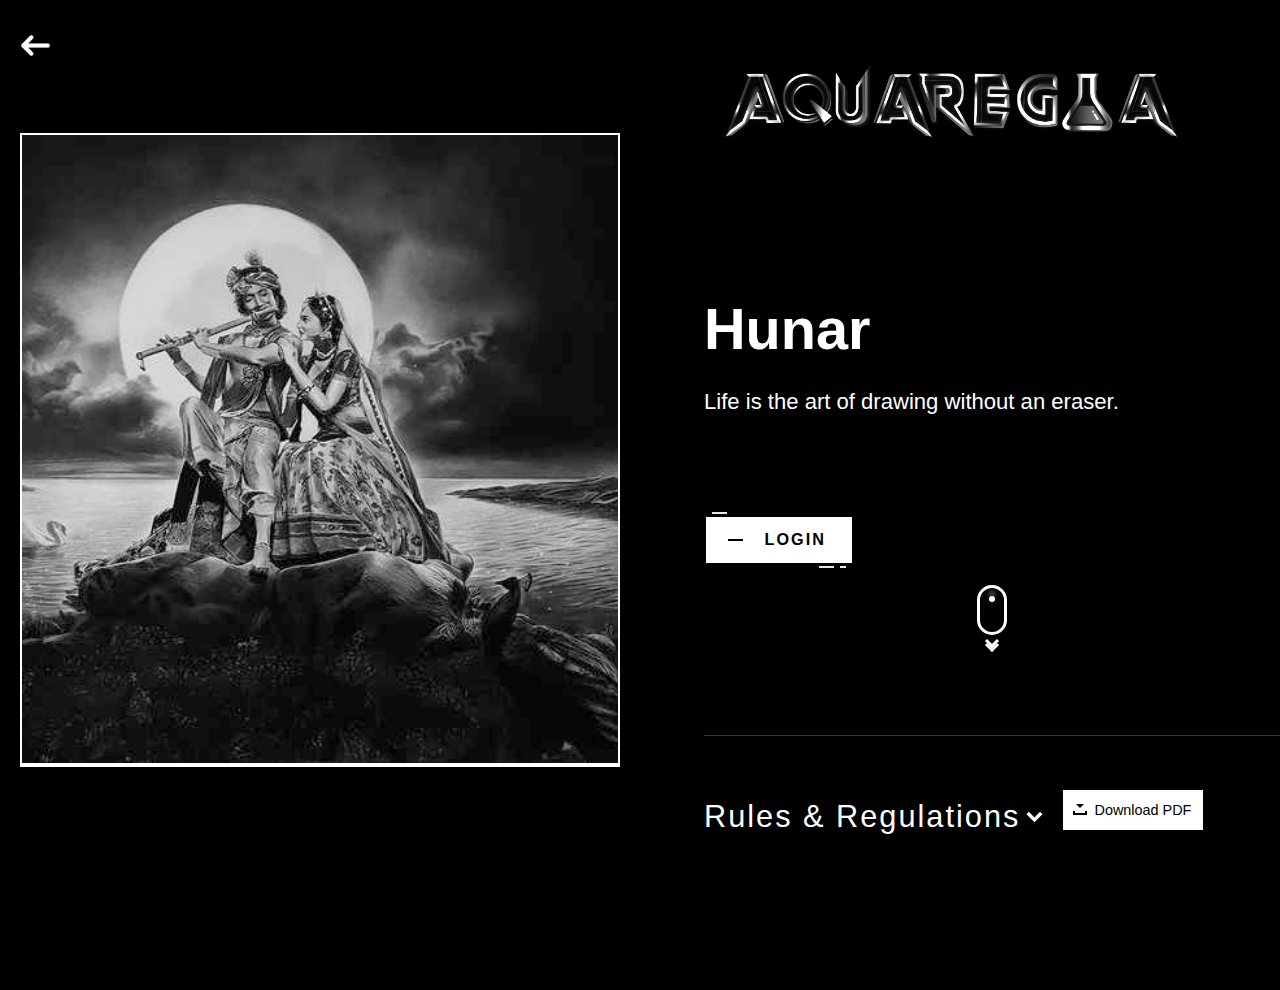
<file: art/Art Hunar Sketching.html>
<!DOCTYPE html>
<html lang="en">
<head>
    <meta charset="UTF-8">
    <meta http-equiv="X-UA-Compatible" content="IE=edge">
    <meta name="viewport" content="width=device-width, initial-scale=1.0">
    <title>Aquregia'22-Sketching</title>
    <link rel="stylesheet" href="../event.css">
</head>
<body><main>
    <div id="bigFlex2"><div class="back-to-home-div"><div id="arrow-left" onclick="history.back()"></div></div> 
        <div class="logo" id="logo1"><img src="../Aquaregia_logo55.png" alt=""></div>
        <div id="img"><img src="../photos/aS.jpg" alt=""></div>
    </div>
    <div id="bigFlex1">

        <div class="logo" id="logo2"><img src="../Aquaregia_logo55.png" alt=""></div>
            <div id="heading">Hunar</div>
            <div id="content"> Life is the art of drawing without an eraser.
        </div>
        <a class="fancy" href="#">
  <span class="top-key"></span>
  <span class="text">Login</span>
  <span class="bottom-key-1"></span>
  <span class="bottom-key-2"></span>
</a><div class="scrolldown" id="scrolldown" style="--color: skyblue">
    <div class="chevrons">
        <div class="chevrondown"></div>
        <div class="chevrondown"></div>
    </div>
</div><div class="border-line"></div>
        <div id="alignment">
            
            <div id="rulesHeader"><p id="rulesHeaderTitle">Rules & Regulations</p> 
                <div id="arrow">
                    <svg xmlns="http://www.w3.org/2000/svg" width="17" height="17"><path d="M12 12.586 8.707 9.293l-1.414 1.414L12 15.414l4.707-4.707-1.414-1.414L12 12.586z"/></svg>
                </div>
        </div>
        <button class="download">Download PDF</button>
        </div>
        <div id="rulesContent">

        
           <h2> General Rules:</h2>
           <p> <ul>
<li>It is a solo event and maximum 2 entries from a college will be allowed on the basis of first come first serve.</li>
<li>Theme: - It's a open theme competition.</li>
<li>Quality of the artistic composition will be judged.</li>
<li>The participant can take help from the internet.</li>
<li>The time limit will be 1.5 hour for make the sketch.</li>
<li>The participants will only be given a white paper sheet to make the sketch, rest materials will have to be taken by the participant by their own.</li>
<li>Participants are not allowed to use any colour.</li>
<li>Participants can bring their clipboard for better support. </li>
<li>Judgment criteria: Creativity, Usage of sketch pencils and theme's impact.</li>
<li>Rules may get modulated under certain circumstances by the authorities.</li>
<li>The results of the organizers and judges will be final and cannot be changed.</li>
</ul></p>   


<center><h2>Coordinators</h2></center>
    <div id="coordinatorsss">
        <div class="coordinator"><div>Tarun sharma</div> 9079446285</div>
        <div class="coordinator"><div>Ankit dadhich</div>7597017060</div>
    </div>
            
    </div>

    
</main>
</body>
<script src="../event.js"></script>
</html>
</file>
<file: developers.css>
* {
    box-sizing: border-box;
    margin: 0;
    padding: 0;
}
*::selection {
    background-color: transparent;
}

*::-moz-selection {
    background: transparent;
}
 
* {
    -webkit-user-select: none;
    -moz-user-select: none;
    -ms-user-select: none;
    user-select: none;

}

* {
    -webkit-tap-highlight-color: transparent;
}


html {
    font-size: 62.5%;
    scroll-behavior: smooth;
}
:root{
    font-family: Whitney, -apple-system, BlinkMacSystemFont, Segoe UI, Roboto, Helvetica, Arial, sans-serif;
    cursor:default;
    --color-white: #fff;
    --color-black: rgb(9, 9, 9);
    --color-dark-mode:#090909;
    --color-light-mode:#ece7e1;
    --color-ddd-color: #ddd;
    --color-gray: #c4c4c4;
    --color-purple: #8000ff;
    --color-light-purple: rgb(172, 116, 255);
    --color-light-blue: #6bc5f8;
    --color-profilecardlight-shadow:rgba(128, 128, 128, 0.289);
    --color-profilecarddark-shadow:rgba(0, 0, 0, 0.289);
    --color-socialsonback:rgb(179, 179, 179);

}
body{
    background-color: var(--color-white);
    background-image: url(Stars-background-dark.svg);
    background-size: 60%;
    overflow-x: hidden;
}
/* for light mode */
.light-mode{
    background-color: var(--color-light-mode);
    background-image: none;
    --color-dark-mode:#ece7e1;
    --color-black: #fff;
    --color-white: #000;
    --color-ddd-color: rgb(31, 31, 31);
    --color-profilecardlight-shadow:rgba(128, 128, 128, 0.289);
    --color-socialsonback:rgb(25, 25, 25);
}

  
.toggleWrapper {
    position: absolute;
    top: 20px;
    right: 20px;
    /* overflow: hidden; */
    color: white;
  }
  
  .toggleWrapper input {
    position: absolute;
    left: -99em;
    display: none;
  }
  
  .toggle {
    cursor: pointer;
    display: inline-block;
    position: relative;
    width: 60px;
    height: 30px;
    background-color: #83d8ff;
    border-radius: 84px;
    transition: background-color 200ms cubic-bezier(0.445, 0.05, 0.55, 0.95);
  }

  
  .toggle__handler {
    display: inline-block;
    position: relative;
    z-index: 1;
    top: 0px;
    left: 0px;
    width: 30px;
    height: 30px;
    background-color: #ffcf96;
    border-radius: 50px;
    box-shadow: 0 2px 6px rgba(0, 0, 0, .3);
    transition: all 400ms cubic-bezier(0.68, -0.55, 0.265, 1.55);
    transform: rotate(-45deg);
  }
  
  .toggle__handler .crater {
    position: absolute;
    background-color: #e8cda5;
    opacity: 0;
    transition: opacity 200ms ease-in-out;
    border-radius: 100%;
  }
  
  .toggle__handler .crater--1 {
    top: 10px;
    left: 4px;
    width: 2px;
    height: 1px;
  }
  
  .toggle__handler .crater--2 {
    top: 18px;
    left: 12px;
    width: 3px;
    height: 3px;
  }
  
  .toggle__handler .crater--3 {
    top: 5px;
    left: 12px;
    width: 4px;
    height: 4px;
  }
  
  .star {
    position: absolute;
    background-color: #fff;
    transition: all 300ms cubic-bezier(0.445, 0.05, 0.55, 0.95);
    border-radius: 50%;
  }
  
  .star--1 {
    top: 5px;
    left: 15px;
    z-index: 0;
    width: 12px;
    height: 1px;
  }
  
  .star--2 {
    top: 9px;
    left: 14px;
    z-index: 1;
    width: 15px;
    height: 1px;
  }
  
  .star--3 {
    top: 24px;
    left: 22px;
    z-index: 0;
    width: 15px;
    height: 1px;
  }
  
  .star--4, .star--5, .star--6 {
    opacity: 0;
    transition: all 300ms 0 cubic-bezier(0.445, 0.05, 0.55, 0.95);
  }
  
  .star--4 {
    top: 12px;
    left: 15px;
    z-index: 0;
    width: 1px;
    height: 1px;
    transform: translate3d(3px, 0, 0);
  }
  
  .star--5 {
    top: 25px;
    left: 20px;
    z-index: 0;
    width: 3px;
    height: 3px;
    transform: translate3d(3px, 0, 0);
  }
  
  .star--6 {
    top: 16px;
    left: 28px;
    z-index: 0;
    width: 2px;
    height: 2px;
    transform: translate3d(3px, 0, 0);
  }
  
  input:checked + .toggle {
    background-color: rgb(27, 27, 27);
  }
  
  input:checked + .toggle:before {
    color: rgb(27, 27, 27);
  }
  
  input:checked + .toggle:after {
    color: #fff;
  }
  
  input:checked + .toggle .toggle__handler {
    background-color: #ffe5b5;
    transform: translate3d(30px, 0, 0) rotate(0);
  }
  
  input:checked + .toggle .toggle__handler .crater {
    opacity: 1;
  }
  
  input:checked + .toggle .star--1 {
    width: 2px;
    height: 2px;
  }
  
  input:checked + .toggle .star--2 {
    width: 4px;
    height: 4px;
    transform: translate3d(-5px, 0, 0);
  }
  
  input:checked + .toggle .star--3 {
    width: 2px;
    height: 2px;
    transform: translate3d(-7px, 0, 0);
  }
  
  input:checked + .toggle .star--4, input:checked + .toggle .star--5, input:checked + .toggle .star--6 {
    opacity: 1;
    transform: translate3d(0, 0, 0);
  }
  
  input:checked + .toggle .star--4 {
    transition: all 300ms 200ms cubic-bezier(0.445, 0.05, 0.55, 0.95);
  }
  
  input:checked + .toggle .star--5 {
    transition: all 300ms 300ms cubic-bezier(0.445, 0.05, 0.55, 0.95);
  }
  
  input:checked + .toggle .star--6 {
    transition: all 300ms 400ms cubic-bezier(0.445, 0.05, 0.55, 0.95);
  }
   

.back-to-home-div{
    position: absolute;
    top: 0px;
    left:5px;
    padding-left: 0px;
    display: flex;
    align-items: center;
    justify-content: flex-start;
    width: 100%;
    height: 10vh;
    display: none;
  }

  #arrow-left{
    background-color:var(--color-white);
    background-image: url(arrow-left.png);
    border-radius: 50%;
    background-size: 70%;
    background-position: center;
    background-repeat: no-repeat;
    height: 70px;
    width: 70px;
    text-decoration: none;
    cursor: pointer;
    filter: invert(1);
  }

.heading-div{
    margin: 100px 0px 50px 0px;
    width: 100%;
    display: flex;
    align-items: center;
    justify-content: center;
    font-weight: 500;
}

.heading-div article{
    font-size: 6rem;
    color: var(--color-white);
    background: -webkit-linear-gradient(135deg,var(--color-light-blue),var(--color-light-purple),var(--color-light-blue),var(--color-light-purple));
    background: linear-gradient(-45deg,var(--color-light-blue),var(--color-light-purple),var(--color-light-blue),var(--color-light-purple));
    background-clip: text;
    -webkit-background-clip: text;
    -webkit-text-fill-color: transparent;
    background-size: 400% 400%;
    -webkit-animation: gradient 3s ease infinite;
    animation: gradient 3s ease infinite;
}

@keyframes gradient {
    0% {
        background-position: 0 50%;
    }
    50% {
        background-position: 100% 50%;
    }
    
    100% {
        background-position: 0 50%;
    }
}

.developers-div{
    width: 80%;
    margin: auto;
    height: fit-content;
    display: flex;
    align-items: center;
    justify-content: space-around;
    gap: 50px;
    margin-bottom: 50px;
    z-index: -1;
    flex-wrap: wrap;
}

.wholecard{
    width: fit-content;
    height: fit-content;
    display: flex;
    position: relative;
}
.profile-card{
    width: 300px;
    height: 420px;
    background-color: var(--color-black);
    box-shadow:0px 5px 10px var(--color-profilecarddark-shadow);
    display: flex;
    flex-direction: column;
    align-items: center;
    justify-content: space-between;
    padding: 30px;
    position: relative;
    z-index: 3;
    transition-duration: .5s;
}

.profile-card img{
    width: 100%;
    border-radius: 50%;
}
.name{
    color: var(--color-white);
    font-size: 2rem;
    font-weight: 700;
    text-decoration: none;
}
.post{
    color: rgb(172, 116, 255);
    font-size: 1.5rem;
    font-weight: 700;
}
.socialoncard{
    text-decoration: none;
    font-size: 3rem;
    color: var(--color-white);
    height: 50px;
    width: 50px;
    display: flex;
    align-items: center;
    justify-content: center;
    border-radius: 50%;
    box-shadow: 0px 5px 10px var(--color-profilecarddark-shadow);
    transition-duration: .3s;
}
.socialoncard:hover{
    background-color: var(--color-white);
    color: var(--color-black);
    transition-duration: .3s;
}
.more{
    position: absolute;
    bottom: 0;
    right: 0;
    font-size: 3rem;
    font-weight: 900;
    color: rgb(53, 53, 53);
    padding: 5px 10px;
}

.backside{
    position: absolute;
    left: 0;
    top: 0;
    width: 300px;
    height: 420px;
    background-color: var(--color-black);
    box-shadow:0px 5px 10px var(--color-profilecarddark-shadow);
    display: flex;
    flex-direction: column;
    align-items: center;
    justify-content: flex-start;
    transform-origin: left;
    transition-duration: .5s;
    padding: 40px;
    gap: 20px;
    z-index: 1;
}
.active{
    transform: translateX(100%);
    opacity: 1;
    transition-duration: .5s;
}
.intro{
    font-size: 1.5rem;
    font-weight: 500;
    color: var(--color-white);
}

.intro p{
    font-size: 1.7rem;
    color: rgb(172, 116, 255);
}
.intro a {
    color: rgb(3, 128, 177);
    cursor: pointer;
}
.phone{
    width: 100%;
    color: var(--color-white);
    font-size: 1.5rem;
    text-decoration: none;
    font-weight: 500;
    display: flex;
    align-items: center;
    justify-content: flex-start;
   
}
.mail{
    width: 100%;
    color: var(--color-white);
    font-size: 1.5rem;
    text-decoration: none;
    font-weight: 500;  
    display: flex;
    word-break:break-all;
}
.phone i,.mail i{
    font-size: 2rem;
    font-weight: 900;
    color: rgb(172, 116, 255);
}
.socialsforbackside{
    width: 100%;
    position: absolute;
    bottom: 0;
    left: 0;
    display: flex;
    gap: 20px;
    align-items: center;
    justify-content: center;
    padding: 20px;
}
.social i{
    font-size: 3rem;
    color: var(--color-socialsonback);
    font-weight: 900;
}
.social i:hover{
    color: rgb(172, 116, 255);
}

/* responsive code below*/
@media screen and (max-width:1920px) {
    html {
        font-size: 60%;
    }
}
@media screen and (max-width:1500px) {
    html {
        font-size: 60%;
    }
    .wholecard{
        display: flex;
        flex-direction: column;
    }
    .backside{
        left: 0;
        top: 0; 
    }
    .active{
        transform: translateY(100%);
        opacity: 1;
        transition-duration: .5s;
    }
    .wholecardvinodscale{
        margin-bottom: 420px;
        animation: marginbottom .3s linear;
    }
    .wholecardmadhuscale{
        margin-bottom: 420px;
        animation: marginbottom .3s linear;
    }
    .wholecardvikashscale{
        margin-bottom: 420px;
        animation: marginbottom .3s linear;
    }
    .wholecardkeshavscale{
        margin-bottom: 420px;
        animation: marginbottom .3s linear;
    }
    @keyframes marginbottom {
        0%{
            margin-bottom: 0;
        }
    }


    .developers-div{
        align-items: flex-start;
        /* flex-direction: column; */
        justify-content: center;
    }
    
}
@media screen and (max-width:1200px) {
    html {
        font-size: 60%;
    }
    
}

@media screen and (max-width:998px) {
    html {
        font-size: 55%;
    }

}

@media screen and (max-width:768px) {
    html {
        font-size: 50%;
    }
   
}

@media screen and (max-width:500px) {
    html {
        font-size: 50%;  
    }
    .heading-div article{
        font-size: 4.5rem;
    }
    .developers-div{
        gap: 10px;
    }

}


@media screen and (max-width:430px) {
    html {
        font-size: 48%;
    }
   
    .heading-div article{
        font-size: 4rem;
    }
}

@media screen and (max-width:385px) {
    html {
        font-size: 46%;
    }
    .developers-div{
        padding: 0;
    }
    .profile-card{
        width: 100%;
        height: fit-content;
        gap: 15px;
    }
    .backside{
        width: 100%;
    }
}
@media screen and (max-width:300px) {
    html {
        font-size: 43%;
    }
}

/* responsive code above */
</file>
<file: events.css>
* {
  box-sizing: border-box;
  margin: 0;
  padding: 0;
}

*::selection {
  background-color: transparent;
}

*::-moz-selection {
  background: transparent;
}

* {
  -webkit-user-select: none;
  -moz-user-select: none;
  -ms-user-select: none;
  user-select: none;

}

* {
  -webkit-tap-highlight-color: transparent;
}

html {
  font-size: 62.5%;
  scroll-behavior: smooth;
}
:root{
  font-family: Whitney, -apple-system, BlinkMacSystemFont, Segoe UI, Roboto, Helvetica, Arial, sans-serif;
  cursor:default;
}

body {
  overflow-x: hidden;
  background-image: url(Stars-background-dark.svg);
  background-size:60%;
  position: relative;

}

#events{
  background-color: white;
  color: black;
  border-radius: 20px;
}

/* after clicking hamburger icon scrolling will disable */
.stopscrolling{
  overflow: hidden;
}
/* after clicking hamburger icon scrolling will disable */
.blackhole{
  position: fixed;
  top: 0;
  left: 0; 
  width: 100%;
  height: 100vh;
  display: flex;
  align-items: center;
  justify-content: center;
  animation: light 2s linear infinite;
  z-index: -1;
}
.blackhole img{
  width: 100%;
  filter:drop-shadow( 0px 0px 2px rgb(255, 196, 196));
}
@keyframes light{
  0%{
      filter: brightness(1);
  }
  30%{
      filter: brightness(1.9);
  }
  60%{
      filter: brightness(1);
  }
  90%{
      filter: brightness(1.4);

  }
  90%{
      filter: brightness(1);
  }
}

/* ************************************NAVBAR**** ENDS************* HERE****************************** */

#quickAccess {
  width: 11%;
  height: 300px;
  display: flex;
  position: fixed;
  margin-left: 30px;
  border-radius: 20px;
  padding: 20px;
  backdrop-filter: blur(1px);
  background-color: rgba(120, 120, 120, 0.225);
}
.quickaccess-ki-ul{
  width: 100%;
  height: 100%;
  display: flex;
  flex-direction: column;
  justify-content: space-around;
  align-items: flex-start;
}
.quickaccess-ki-ul a{
  text-decoration: none;
  width: 100%;
  color: white;
}
.quickaccess-ki-ul li{
  width: 100%;
  display: flex;
  align-items:center;
  justify-content:flex-start;
  height: 30px;
  font-weight: 400;
 
  font-size: 1.8rem;
  list-style: none;
  transition: all .2s;
  /* background-color: green; */
}
.quickaccess-ki-ul li:hover {
  cursor: pointer;
  /* font-weight: 600; */
  font-size: 2.2rem;
  transition: all .4s;
}
.quickaccess-ki-ul li.activeThistab::after{
  position: absolute;
  content: "";
  width: 100%;
  height: 100%;
  left: -50px;
  bottom: -5px;
  z-index: -1;
  /* background-color: red; */
  background-image: url(photos/ufo.png);
  background-position:left;
  background-size: contain;
  background-repeat: no-repeat;
}
.quickaccess-ki-ul li.activeThistab{
  position: relative;
  cursor: pointer;
  font-size: 2.2rem;
  transition: all .4s;
  color: rgb(188, 227, 255);
}
/* ***********QUICK**********ACCESS*******ENDS********HERE*********** */

#bigDaddyFlex {
    
  display: flex;
  flex-direction: row;
  margin-top: 10px;
}
#mainContent {
  width: 90%;
 
  margin-left: 200px;
  border-radius: 20px;
  height: fit-content;
  justify-self: flex-end;
}
.bigFlex {
display: flex;
  height: AUTO;
  margin: 30px 30px 100px 30px ;
  flex-direction: column;

}
.Flex1 {
    
    height: 50px;

    color:white;
    display: flex;
    align-items: center;
    justify-content: center;
    font-size: 30px;
    padding: 6px 20px;
    font-weight: 600;
    border-radius: 15px;
    width: 15vw;
    justify-self: center;
    align-self: center;
    mix-blend-mode: difference;
   
}
.Flex2 a{
  text-decoration: none;
  
}
.Flex2 {
    height:auto;
    display: flex;
    justify-content: space-evenly;

}
.secondline{
  margin-top: 50px;
}
.smallFlex{
    width: 250px;
    backdrop-filter: blur(2px);
    display: flex;
    flex-direction: column;
    height: 280px;
    background: linear-gradient(rgba(26, 26, 26, 0.145),rgba(17, 17, 17, 0.563));
    margin: 1%;
    justify-content: center;
    align-items: center;
    transition: all 300ms;

}
.smallFlex:hover{
  transform: scale(1.08);
  transition: all 300ms;
}
.smallFlex:hover + .imgFlex{
  height: 100%;
  width: 100%;
}
.imgFlex{
  height: 84%;
  width: 93%;
  background-color: #fff;
  margin-top: 8px;

}
.bachaFlex{

  align-self: flex-end;
  height: 14%;
  width: 100%;
  font-size: 2.5vh;
  text-align: center;
 padding-top: 8px;
 color: white;
 margin-bottom: 5px;

}  
/* =========IMAGES .CSS======== */
 #imgFlexDa1{
  background-image: url(daS.jpg);
  background-size: 100%;
  }
  #imgFlexDa2{
  background-image: url(daD.webp);
  background-size: 100%;
  }
  #imgFlexDa3{
  background-image: url(daG1.jpg);
  background-size: 100%;
  }
  #imgFlexM1{
  background-image: url(photos/mS.jpg);
  background-size: 100%;
  }
  #imgFlexM2{
  background-image: url(photos/mG.jpg);
  background-size: 100%;
  }
  #imgFlexDr1{
  background-image: url(DrNN.jpg);
  background-size: 100%;
  }
  #imgFlexDr2{
  background-image: url(DrAM.jpg);
  background-size: 100%;
  }
  #imgFlexDr3{
  background-image: url(DrMA.jpg);
  background-size: 100%;
  }
  #imgFlexP1{
  background-image: url(pCC.jpg);
  background-size: 100%;
  }
  #imgFlexP2{
  background-image: url(pCR.png);
  background-size: 100%;
  }
  #imgFlexP3{
  background-image: url(pF.jpg);
  background-size: 100%;
  }
  footer{
    background-color: rgba(0, 0, 0, 0.389);
    /* mix-blend-mode: difference; */
  }
/* responsive code below*/
@media screen and (max-width:1920px) {
  html {
      font-size: 60%;
  }
}

@media screen and (max-width:1200px) {
  html {
      font-size: 60%;
  }
  .coordinators-heading-text{
    color: white;
    font-size: 2.5rem;
    font-weight: 600;
    width: 70%;

}
}
@media screen and (max-width:950px){
  #quickAccess{
      display: none;
  }
  #mainContent{
      margin-left: 0px;
      display: flex;
      flex-direction: column;
      align-items: center;
      width: 100vw;
  }
  .bigFlex{
      margin: 30px 30px 40px 30px
  }
  .Flex1{
      font-size: 5vh;
      margin-bottom: 25px;
  }
  .Flex2{
      flex-direction: column;
      justify-content: center;
      align-items: center;

  }
  .smallFlex{
      margin: 10px 0px;
  }

}
@media screen and (max-width:998px) {
  html {
      font-size: 55%;
  }
 #eventsformobilenav{
  background-color: white;
  color: black;
  border-radius: 20px;
 }
}

@media screen and (max-width:768px) {
  html {
      font-size: 50%;
  }

}

@media screen and (max-width:500px) {
  html {
      font-size: 45%;
  }
  body{
      background-size: 110vh;
  }
}



@media screen and (max-width:430px) {
  html {
      font-size: 44%;
  }
}

@media screen and (max-width:375px) {
  html {
      font-size: 43%;
  }

}
@media screen and (max-width:300px) {
  html {
      font-size: 40%;
  }
}

/* responsive code above */
</file>
<file: nav-footer.css>
* {
  box-sizing: border-box;
  margin: 0;
  padding: 0;
}

*::selection {
  background-color: transparent;
}

*::-moz-selection {
  background: transparent;
}

* {
  -webkit-user-select: none;
  -moz-user-select: none;
  -ms-user-select: none;
  user-select: none;
}

* {
  -webkit-tap-highlight-color: transparent;
}

html {
  font-size: 62.5%;
  scroll-behavior: smooth;
}
::-webkit-scrollbar{
  width: 7px;
}
::-webkit-scrollbar-track{
  background: #2e2e2e;
}
::-webkit-scrollbar-thumb{
  background-color: black;
  border-radius: 20px;
}
:root {
  font-family: Whitney, -apple-system, BlinkMacSystemFont, Segoe UI, Roboto,
    Helvetica, Arial, sans-serif;
  cursor: default;
}

/* after clicking hamburger icon scrolling will disable */
.stopscrolling {
  overflow: hidden;
}
/* after clicking hamburger icon scrolling will disable */
body{
  overflow-x: hidden;
}
#navBar {
  display: flex;
  flex-direction: row;
  height: 80px;
}
.logo {
  width: 20%;
  display: flex;
  align-items: center;
  justify-content: center;
}
.logo img{
  width: 80%;
  margin: auto;
}
.logo a {
  text-decoration: none;
  display: flex;
  align-items: center;
  justify-content: center;
}
.tabs {
  background-color: transparent;
  width: 80%;
  height: 100%;
}
.tabs_button {
  display: flex;
  align-items: center;
  justify-content: space-around;
  text-align: center;
  height: 100%;
  background-color: transparent;
  text-decoration: none;
  list-style: none;
  font-size: 2rem;
  font-family: Whitney, -apple-system, BlinkMacSystemFont, Segoe UI, Roboto,
    Helvetica, Arial, sans-serif;
  cursor: pointer;
  color: white;
}
.tabs_button a {
  text-decoration: none;
  color: white;
}
.tabs_button2 a {
  text-decoration: none;
  color: white;
}
.tabs_button2 {
  display: none;
}

.tabs_button li {
  padding: 5px 15px;
  background-color: transparent;
  height: 40px;
  width: 100px;
  text-align: center;
  display: flex;
  align-items: center;
  justify-content: center;
}

.tabs_button li:hover {
  background-color: white;
  color: black;
  border-radius: 20px;
}
.tabs_button2 li:hover {
  background-color: #ddd;
  color: black;
  border-radius: 20px;
}

.loginbtn {
  font-size: 2rem;
  border: 2px solid white;
  border-radius: 20px;
  height: 40px;
  width: 150px;
  color: white;
  background-color: transparent;
}

.loginbtn:hover {
  background-color: white;
  color: black;
}


/* footer css started */
footer{
  /* background-image: url(kasra-assadian-QTiQ4ujnKeg-unsplash.jpg); */
  background-repeat: no-repeat;
  background-size: cover;
  background-position: center;
}
.footer-container{
  margin-top: 200px;
  width: 100%;
  display: flex;
  flex-direction: column;
  padding: 0px 70px;
  gap: 50px;
  background-color: rgba(28, 28, 28, 0.283);
}

.footer-top{
  width: 100%;
  height: 250px;
  display: flex;
  flex-direction: row;
  align-items: flex-start;
  justify-content: space-between;
  position: relative;
  /* background-color: red; */

}
.aquaregia-details-container{
  display: flex;
  flex-direction: column;
  width: 30%;
  height: 100%;
  gap: 0px;
  /* background-color: #3b5998; */
}
.aquaregia-title-div{
  width: 100%;
  display: flex;
  flex-direction: column;
  align-items: flex-start;
  justify-content: flex-start;
  padding-top: 30px;
}
.aquaregia-title-div img{
  width: 40%;
}
.footer-content-heading{
  width: 100%;
  font-size:3rem;
  color: white;
  font-weight: 700;
  /* text-decoration: underline; */
  color: rgb(204 0 148);
}
.location-div{
  width: 100%;
  display: flex;
  height: fit-content;
  margin: 20px 0px;
}
.location-div a{
  text-decoration:none ;
  font-size: 2rem;
  color: #ddd;
  width: fit-content;

}
.location-div a:hover{
  text-decoration: underline;
  color: white;
}

.location-div i,.call-div i,.gmail-div i{
  width: 10%;
  height: fit-content;
  font-size: 2rem;
  color: #ddd;
}

.call-div{
  width: 100%;
  display: flex;
  align-items: center;
  margin: 20px 0px;
}
.call-div a{
  text-decoration: none;
  font-size: 2.2rem;
  color: #ddd;
}
.call-div a:hover{
  text-decoration:underline;
  color: white;
}
.gmail-div{
  width: 100%;
  align-items: center;
  margin: 20px 0px;

}
.gmail-div a{
  text-decoration: none;
  color: #ddd;
  font-size: 2rem;
}
.gmail-div a:hover{
  text-decoration:underline;
  color: white;
}
.footer-tabs-container{
  width: 25%;
  height: 100%;
  display: flex;
  flex-direction: column;
  align-items:flex-start;
  justify-content: center;
  /* padding-left:80px ; */
  /* background-color: blueviolet; */
}
.menu{
  text-align: center;
}
.socials{
  display: none;
}
.footer-tabs-container ul{
  width: 100%;
  display: flex;
  flex-direction: column;
  align-items: center;
  justify-content: space-between;
  /* flex-wrap: wrap; */
  gap: 0px;
  /* background-color: yellow; */
}
.footer-tabs-container ul li{
  list-style: none;
  width: 50%;
  display: flex;
  align-items: center;
  justify-content: center;
  margin: 20px 0px;
  /* background-color: #fd5949; */
  text-align: center;
}
.footer-tabs-container ul li a{
  width: 50%;
  height: 30px;
  color: #ddd;
  text-decoration: none;
  font-size: 2rem;
  font-weight: 500;
  position: relative;

}
.footer-tabs-container ul li a:before{
  content: "";
  height: 1px;
  background-color: #ddd;
  position: absolute;
  width: 100px;
  left: 0;
  bottom: 0;
  transform: scale(0);
  transition-duration: .5s;
  transform-origin: left;
}
.footer-tabs-container ul li a:hover{
  color: white;
}
.footer-tabs-container ul li a:hover::before{
  transform: scale(1);
  transition-duration: .5s;
}



.coordinators-main-container{
  position: relative;
  width: 30%;
  height: 100%;
  display: flex;
  flex-direction: column;
  align-items:flex-end;
  justify-content: flex-start;

}
.contact-us{
  text-align: end;
}

.coordinators-name{
  display: block;
  color: #ddd;
  font-size: 2rem;
  margin: 10px 0px;
  text-align: end;
  text-decoration: none;
}
.coordinators-name:hover{
  text-decoration: underline;
  color: white;
}

.social-media-logo-container-mini{
  position: absolute;
  right: 0;
  bottom: 0;
  display: flex;
  flex-direction: column;
  align-items: center;
  justify-content: center;
  z-index: 800;
  /* background-color: red; */
  gap: 20px;
}
.social-media-logo{
  width: 50px;
  height: 50px;
  display: flex;
  align-items: center;
  justify-content: center;
}
.social-media-icon-div{
  display: flex;
}
.social-media-logo-container-mini a{
  text-decoration: none;
}
.social-media-logo i{
  font-size: 3rem;
  color: #ddd;
  transition-duration: .3s;
}

.fa-youtube:hover{
  color: #ff0000;
  transition-duration: .3s;
}
.fa-instagram:hover{
  background: #d6249f;
  background: radial-gradient(circle at 30% 107%, #fdf497 0%, #fdf497 5%, #fd5949 45%,#d6249f 60%,#285AEB 90%);
  background-clip: text;
  -webkit-background-clip: text;
  -webkit-text-fill-color: transparent;
  transition-duration: .3s;
}
.fa-facebook:hover{
  color: #3b5998;
  transition-duration: .3s;
}
.socialsformobile{
  display: none;
}
.footer-bottom{
  width: 100%;
  display: flex;
  align-items: center;
  justify-content: center;
  padding: 20px;
}
.footer-bottom article{
  font-size: 1.5rem;
  color: rgb(166, 166, 166);
  font-weight: 700;
  word-spacing: 3px;
}


/* footer ends */
.hamburger{
  display: none;
}



#backtotopbutton{
  display: none;
  position: fixed;
  right: 20px;
  bottom: 20px;
  border-radius: 50%;
  border: none; 
  width: 8.5rem;
  height:8.5rem;
  font-size: 3rem;
  cursor: pointer;
  color: white;
  background-color: transparent;
  background-image: url(rocket-icon.svg);
  background-size: contain;
  font-family: Whitney, -apple-system, BlinkMacSystemFont, Segoe UI, Roboto, Helvetica, Arial, sans-serif;
  -webkit-font-smoothing: antialiased;
  /* box-shadow: 0px 5px 10px rgba(0, 0, 0, 0.585) ; */
  filter: drop-shadow(5px 10px 1px black);
  z-index: 101;
  text-align: center;
  transition: all .4s;
  
}

#backtotopbutton:hover{
  transform: translate(0px,-20px);
}
/* responsive code below*/
@media screen and (max-width:1920px) {
  html {
      font-size: 60%;
  }
}

@media screen and (max-width:1200px) {
  html {
      font-size: 60%;
  }
  #navbar-tabs{
      display: flex;
      align-items: center;
      justify-content: center;
      list-style: none;
      gap: 15px;

  } 
  .coordinators-heading-text{
      color: white;
      font-size: 2.5rem;
      font-weight: 600;
      width: 70%;
  
  }
}

@media screen and (max-width:998px) {
  html {
      font-size: 55%;
  }
  .logo{
    /* background-color: red; */
    width: 50%;
    
  }
  .logo img{
    width: 100%;
  }
  #navBar{
     position: relative;
  }
  .hamburger{
      position: absolute;
      top: 0;
      right: 0;
      width: 10%;
      height: 100%;
      display: flex;
      align-items: center;
      justify-content: center;
      z-index: 9999;
  }
  #hamburger-button{
      font-size: 3rem;
      font-weight: 800;
      width: 4.5rem;
      height: 3.5rem;
      background-color: transparent;

      border: none;
      display: flex;
      flex-direction: column;
      align-items: center;
      justify-content: space-between;
  }
  .burger-bar{
      width: 100%;
      height:5px;
      background-color: white;
      border-radius: 0px;
      transition-duration: .3s;
  }
  .hamburger-animation1{
      transform: rotate(45deg);
      transition-duration: .3s;
      transform-origin: left;
      background-color: wwhite
  }
  .hamburger-animation2{
      width: 0;
      background-color: white;
      
  }
  .hamburger-animation3{
      transform: rotateZ(-45deg);
      transform-origin: left;
      transition-duration: .3s;
      background-color: white;
  
  }
 .tabs_button{

  z-index: 999;
  height: 100%;
  width: 100%;
  position: fixed;
  left: 1000px;
  top: 0;
  display:flex;
  flex-direction: column;
  align-items: center;
  justify-content: center;
  background-color: black;
  color: white;
  text-decoration: none;
  list-style: none;
  font-size: 2rem;
  cursor: pointer;
  transition-duration: 1s;
 }

 @keyframes dropdownlist {
  0% {
      height: 0;
  }
  
}
 .show{
  /* display: block; */
  /* transform: translateX(0px); */
  left: 0;
  transition-duration: .5s;

 }

 .tabsbuttonclass{
  text-align: center;
  height: 40px;
  width: 100px;
  margin: auto;
  display: flex;
  align-items: center;
  justify-content: center;
  margin-top: 30px;
  color: white;
  animation: tabsdelay .2s ease;
  /* display: none; */
 }
 @keyframes tabsdelay{
  0%{
  margin: -500px;
  /* display: none; */
 }
}
 .showmobiletabs{
  display: flex;
 }

 .loginbtn{
  margin-top: 30px;
  font-size: 2rem;
  border: 2px solid white;
  border-radius: 20px;
  height: 40px;
  width: 150px;
  background-color: transparent;
  color: white;
 }
 .loginbtnformobilenav:hover{
  background-color: white;
  color: black;
 }

  .footer-container{
      gap: 0;
  }
  .footer-top{
      flex-direction: column;
      height: fit-content;
      padding-bottom: 0;
      gap: 25px;
  }
  .aquaregia-details-container{
      width: 100%;
      height: fit-content;
      order: 2;
  }
  .aquaregia-title-div{
      display: flex;
      align-items: center;
      justify-content: center;
      height: fit-content;
      padding:0px;
  }
  .aquaregia-title-div img{
    /* background-color: green; */
    width: 80%;
  }
  
  .aquaregia-details-container i{
      width: 30px;
  }
  .directions,.menu,.contact-us,.socials{
      display: block;
      text-align: left;
      font-size: 3rem;
  }
 .location-div{
  margin: 10px 0px;
 }
 .call-div{
  margin: 10px 0px;
 }
 .gmail-div{
  margin: 10px 0px;
 }
  .aquaregia-title-div article,.aquaregia-title-div p{
      width: 100%;

      text-align: center;
  }
  .footer-tabs-container{
      width: 100%;
      height: fit-content;
      /* padding: 20px 0px; */
      align-items: flex-start;
      justify-content: flex-start;
      order: 3;
     
  }
  .footer-tabs-container ul{
      padding: 20px 0px;
      width: 100%;
      flex-direction: column;
      align-items: flex-start;
      justify-content: flex-start;
      padding:10px 0px;
      gap: 15px;


  }
  .footer-tabs-container ul li{
      width: fit-content;
      margin: 0;
      font-weight: 400;
  }
  
  .footer-tabs-container ul li a{
      padding: 0;
      width:fit-content;
      height: fit-content;
      text-align: center;
      font-weight: 400;
  }
  .footer-tabs-container ul .repeated-tabs{
      display: none;
      width: 0;
  }
  .footer-tabs-container ul li a:before{
      width: 0px;
      height: 0px;

    
  }
 
  .socialsformobile{
      width: 100%;
      height: fit-content;
      /* padding: 20px 0; */
      display: flex;
      align-items: flex-start;
      justify-content: flex-start;
      text-align: center;
      gap: 35px;
      /* margin-bottom: 20px; */
      display: none;
  }
  .coordinators-main-container {
    width: 100%;
    align-items: flex-start;
    justify-content: flex-start;
    /* margin-bottom: 35px; */
    /* background-color: rgb(90, 8, 8); */
}
  .coordinators-name{
      width: 100%;
      text-align: left;
      font-weight: 400;
  }
  .footer-bottom{
      width: 100%;
      height: fit-content;
      padding: 30px;
  }
  .social-media-logo-container-mini{
      width: 100%;
      position:unset;
      left: 0;
      height: fit-content;
      display: flex;
      flex-direction: column;
      align-items: flex-start;
      justify-content:flex-start;
      gap:15px;
      order: 4;
  }
  .social-media-icon-div{
      gap: 20px;
  }
  .social-media-logo{
      width: fit-content;
      height: fit-content;
  }
  
  .social-media-logo i{
      font-size:3rem;
      width: fit-content;
  }
  .socialsforpc{
    display: none;
  }
}

@media screen and (max-width:768px) {
  html {
      font-size: 50%;
  }
  .footer-container{
      padding: 20px;
      padding-bottom: 0;
  }
  .footer-bottom{
      padding: 20px 0;
  }
}
@media screen and (max-width:650px) {

.footer-container{
  margin-top: 50px;
}
}
@media screen and (max-width:500px) {
  html {
      font-size: 45%;
  }
  .logo{
    width: 80%;
  }
  #navBar{
      padding: 0px 20px;
  }
  #hamburger{
      margin-right:20px ;

  }
  #navbar-tabs{
      width: 100%;
      justify-content: flex-start;
      gap: 40px;
      overflow: scroll;

  }
  .aquaregia-title-div{
    margin-bottom: 20px;
  }
  .aquaregia-title-div img{
    /* background-color: green; */
    width: 90%;
  }
  
  .footer-tabs-container{
      margin-top: 0px;
      padding: 0;
  }
#backtotopbutton{
  width: 7.5rem;
  height: 7.5rem;
}

}



@media screen and (max-width:430px) {
  html {
      font-size: 44%;
  }
}

@media screen and (max-width:375px) {
  html {
      font-size: 43%;
  }
  #navBar{
      padding-left: 20px;
  }
  .hamburger{
      margin-right: 20px;
  }
}
@media screen and (max-width:300px) {
  html {
      font-size: 40%;
  }
  .footer-container{
      padding: 10px;
  }
}

/* responsive code above */
</file>
<file: images.css>
#imgFlexDa1{
background-image: url(photos/daS.jpg);
background-size: 100%;
}
#imgFlexDa2{
background-image: url(photos/daD.png);
background-size: 100%;
}
#imgFlexDa3{
background-image: url(photos/daG.jpeg);
background-size: 100%;
}
#imgFlexMu1{
background-image: url(photos/mS.jpg);
background-size: 100%;
}
#imgFlexMu2{
background-image: url(photos/mG.jpg);
background-size: 100%;
}
#imgFlexMu3{
background-image: url(photos/mA.jpg);
background-size: 100%;
}
#imgFlexDr1{
background-image: url(photos/DrNN.jpg);
background-size: 100%;
}
#imgFlexDr2{
background-image: url(photos/DrAM.jpg);
background-size: 100%;
}
#imgFlexDr3{
background-image: url(photos/DrMA.jpg);
background-size: 100%;
}
#imgFlexP1{
background-image: url(photos/pCC.jpg);
background-size: 100%;
}
#imgFlexP2{
background-image: url(photos/pCR.png);
background-size: 100%;
}

#imgFlexT1{
background-image: url(photos/tD.jpg);
background-size: 100%;
}
#imgFlexT2{
background-image: url(photos/tH.jpg);
background-size: 100%;
}
#imgFlexT3{
background-image: url(photos/tC.jpg);
background-size: 100%;
}
#imgFlexL1{
background-image: url(photos/lYP.jpg);
background-size: 100%;
}
#imgFlexL2{
background-image: url(photos/lCW.png);
background-size: 100%;
}
#imgFlexL3{
background-image: url(photos/lD.jpg);
background-size: 100%;
}
#imgFlexL4{
background-image: url(photos/lP.jpg);
background-size: 100%;
}
#imgFlexL5{
background-image: url(photos/lQ.jpg);
background-size: 100%;
}
#imgFlexA1{
background-image: url(photos/aP.jpg);
background-size: 100%;
}
#imgFlexA2{
background-image: url(photos/aR.jpg);
background-size: 100%;
}
#imgFlexA3{
background-image: url(photos/aS.jpg);
background-size: 100%;
}
#imgFlexA4{
background-image: url(photos/aFP.jpg);
background-size: 100%;
}
#imgFlexA5{
background-image: url(photos/aRW.webp);
background-size: 100%;
}
#imgFlexF1{
    background-image: url(photos/fRW.webp);
    background-size: 100%;
}
#imgFlexF2{
    background-image: url(photos/fM.jpeg);
    background-size: 100%;
}
#imgFlexMi1{
background-image: url(photos/MiToW.jpg);
background-size: 100%;
}
#imgFlexMi2{
background-image: url(photos/MiTH.jpg);
background-size: 100%;
}
#imgFlexMi3{
background-image: url(photos/MiSU.jpg);
background-size: 100%;
}
#imgFlexMi4{
background-image: url(photos/MiMM.jfif);
background-size: 100%;
}
#imgFlexMi5{
background-image: url(photos/MiBP.webp);
background-size: 150%;
background-position: center;
}
</file>
<file: media.css>
@media screen and (max-width:950px){
    #quickAccess{
        display: none;
    }
    #mainContent{
        margin-left: 0px;
        display: flex;
        flex-direction: column;
        align-items: center;
        /* justify-content: center; */
        width: 100vw;
    }
    .bigFlex{
        margin: 30px 30px 40px 30px
    }
    .Flex1{
        font-size: 5vh;
        margin-bottom: 25px;
    }
    .Flex1:hover{
        text-shadow: 0px 0px 10px;
    }
    .Flex2{
        flex-direction: column;
        justify-content: center;
        align-items: center;

    }
    .smallFlex{
        margin: 10px 0px;
    }

}
</file>
<file: FAQs.css>
* {
    box-sizing: border-box;
    margin: 0;
    padding: 0;
}

*::selection {
    background-color: transparent;
}

*::-moz-selection {
    background: transparent;
}
 
* {
    -webkit-user-select: none;
    -moz-user-select: none;
    -ms-user-select: none;
    user-select: none;

}

* {
    -webkit-tap-highlight-color: transparent;
}

html {
    font-size: 62.5%;
    scroll-behavior: smooth;
}
:root{
    font-family: Whitney, -apple-system, BlinkMacSystemFont, Segoe UI, Roboto, Helvetica, Arial, sans-serif;
    cursor:default;
}

body {
    background-color: white;
    background-image:url(Stars-background-dark.svg) ;
    overflow-x: hidden;
    background-size: 30%;
} 
/* after clicking hamburger icon scrolling will disable */
.stopscrolling{
    overflow: hidden;
}
/* after clicking hamburger icon scrolling will disable */

#faqs{
    background-color: white;
    color: black;
    border-radius: 20px;
}
.heading{
    width: 100%;
    height: 150px;
    display: flex;
    align-items: flex-end;
    justify-content: center;
}
.heading h1{
    font-size: 4rem;
    color: white;
}
.main-content-container{
    width: 100%;
    height: 100%;
    display: flex;
    align-items: center;
    justify-content: center;
    padding: 40px 0px;
}
.all-faqs-container{
    width: 90%;
    height: 100%;
    display: flex;
    flex-direction: column;
}
.faqs-question{
    display: flex;
    position: relative;
    background-color: rgba(21, 21, 21);
    color: white;
    width: 100%;
    height: 50px;
    align-items: center;
    padding:10px 20px;
    cursor: pointer;
}
.faqs-question:hover{
    background-color:rgba(25, 25, 25) ;
}
.faqs-question h3{
    font-size: 2rem;
    color: white;
    font-weight: 400;
}
.faqs-question span{
    font-size: 3rem;
    font-weight: 800;
}
.open{
    position: absolute;
    right: 0px;
    padding: 0px 20px;
    transition: all .5s;
    visibility: visible;
}
.openSign{
    transform: scaleY(.01);
  /* visibility: hidden; */
  transition: all 100ms;
}
.close{
    position: absolute;
    right: 0px;
    padding: 0px 20px;
    visibility: hidden;
    transition: all .5s;
}
.closeSign{
    transition: all .5s;
    visibility: visible;
}
.faqs-answer{
    display: flex;
    align-items: center;
    background-color:rgb(206, 206, 206);
    width: 100%;
    height: 0;
    overflow: hidden;
    transition: all .3s;
    padding:0px 20px;
}
.faqs-answer p{
    font-size: 2rem;
    font-weight: 400;
    color: black;
}
.faqs-answer.active{
    display: flex;
    /* height: fit-content; */
    height:50px;
    padding:25px 20px;
    transition: all .3s;
    margin-bottom: 15px;
}


/* responsive code below*/
@media screen and (max-width:1920px) {
    html {
        font-size: 60%;
    }
}

@media screen and (max-width:1200px) {
    html {
        font-size: 60%;
    }
}

@media screen and (max-width:998px) {
    html {
        font-size: 55%;
    }
   #faqsformobilenav{
    background-color: white;
    color: black;
    border-radius: 20px;
   }
}

@media screen and (max-width:768px) {
    html {
        font-size: 50%;
    }
}

@media screen and (max-width:500px) {
    html {
        font-size: 45%;
    }
}



@media screen and (max-width:430px) {
    html {
        font-size: 44%;
    }
}

@media screen and (max-width:375px) {
    html {
        font-size: 43%;
    }

}
@media screen and (max-width:300px) {
    html {
        font-size: 40%;
    }

}

/* responsive code above */
</file>
<file: login.css>
* {
    box-sizing: border-box;
    margin: 0;
    padding: 0;
}

*::selection {
    background-color: gray;
}

*::-moz-selection {
    background: gray;
}
 

* {
    -webkit-tap-highlight-color: transparent;
}

html {
    font-size: 62.5%;
    scroll-behavior: smooth;
}
:root{
    font-family: Whitney, -apple-system, BlinkMacSystemFont, Segoe UI, Roboto, Helvetica, Arial, sans-serif;
    cursor:default;
}
::-webkit-scrollbar{
    width: 2px;
}
::-webkit-scrollbar-track {
    background: #000;
}
::-webkit-scrollbar-thumb{
   background-color: rgb(255, 255, 255);
   /* border-radius: 20px; */

}
.bigdaddy-flexbox{
    display: flex;
    flex-direction: row;
}
.login-main-container{
    width: 50%;
    height: 100vh;
    background-image: url(Stars-background-dark.svg);
    background-size: cover;
    display: flex;
    flex-direction: column;
}
.back-to-home-div{
    padding-left: 0px;
    display: flex;
    align-items: center;
    justify-content: flex-start;
    width: 100%;
    height: 10vh;
}
#arrow-left{
    background-color: black;
    background-image: url(arrow-left.png);
    /* border: 1px solid white; */
    border-radius: 50%;
    background-size: 70%;
    background-position: center;
    background-repeat: no-repeat;
    height: 70px;
    width: 70px;
    text-decoration: none;
    cursor: pointer;
}



.login-heading-div{
    display: flex;
    align-items: center;
    justify-content: center;
    width: 100%;
    height: 25vh;
}
#big-login-heading{
    font-size: 7rem;
    color: white;
    font-weight: 500;
    transition-duration:1s;
}

/* =======Login form======= */
.login{
width: 100%;
height: fit-content;
display: flex;
flex-direction: column;
align-items: center;
justify-content: center;

}
.email-password-div{
    position: relative;
    display: flex;
    flex-direction: column;
    width: 100%;
    height: 30vh;
    align-items: center;
    justify-content: flex-end;
}
.email-div{
    position: relative;
    width: fit-content;
}
.password-div{
    position: relative;
}
#email{
    background-color: transparent;
    border: 1px solid white;
    font-size: 1.8rem;
    padding: 10px;
    height: 40px;
    width: 400px;
    margin-bottom: 70px;
    color: white;
}
#password{
    background-color: transparent;
    border: 1px solid white;
    font-size: 1.8rem;
    padding: 10px;
    height: 40px;
    width: 400px;
    margin-bottom: 20px;
    color: white;
}
#email:focus{
    outline: none;
}
#password:focus{
    outline: none;
}
#email-label,#password-label{
    position: absolute;
    height: 40px;
    display: flex;
    align-items: center;
    left: 10px;
    color: rgb(191, 191, 191);
    font-size: 1.5rem;
    font-weight: 500;
    opacity: 1;
    transition-duration:.3s;
    /* transform: rotateX(-90deg); */
    transform-origin: bottom;
}
#email-label.active{
    transition-duration:.3s;
    transform: translateY(-40px);
    left: 0;
    font-size: 3rem;
    color: white;

}
#password-label.active{
    transition-duration:.3s;
    transform: translateY(-40px);
    left: 0;
    font-size: 3rem;
    color: white;
}
#eyetoggle{
    position: absolute;
    color: white;
    background-color: transparent;
    border: none;
    font-size: 1.5rem;
    right: 15px;
    height: 40px;
    display: flex;
    align-items: center;
}
#hide{
display: block;
}
#show{
display: none;
}
#show::selection,#hide::selection {
    background-color: transparent;
}

#show::-moz-selection,#hide::-moz-selection {
    background: transparent;
}
 

::placeholder{
    /* chrome,firefox,opera,safari */
    font-size: 1.5rem;
}
:-ms-input-placeholder{
    /* internet explorer 10-11 */
    font-size: 1.5rem;
}
::-ms-input-placeholder{
    /* microsoft edge */
    font-size: 1.5rem;
}
#email:focus::placeholder,#password:focus::placeholder{
    font-size: 0;
}
.login-btn-div{
    width: 100%;
    height: 10vh;
    display: flex;
    align-items: center;
    justify-content: center;
}
#login-btn{
    width: 400px;
    height: 40px;
    background-color:white;
    border: 1px solid white;
    font-size: 2rem;
    color: black;
    cursor: pointer;
}
#login-btn:hover{
    background-color: rgb(20, 20, 20);
    border: 1px solid white;
    color: white;
    transition-duration: .5s;
}
.registeration-link-div{
    width: 100%;
    height: fit-content;
    display: flex;
    align-items: center;
    justify-content: center;
}
.registeration-link-div p{
    font-size: 1.5rem;
    color: white;
}
.registeration-link-div p a{
    color: skyblue;
}
.side-wallpaper-main-container{
    width: 50%;
    height: 100vh;
    background-image: url(loginwallpaper.jpg);
    background-size: cover;
    background-position: center;
}

/* responsive code below*/
@media screen and (max-width:1920px) {
    html {
        font-size: 60%;
    }
}

@media screen and (max-width:1200px) {
    html {
        font-size: 60%;
    }
}

@media screen and (max-width:998px) {
    html {
        font-size: 55%;
    }
    .login-main-container{
        width: 100%;
        background-image: url(Stars-background-dark.svg);
        background-size: 100%;
    }
    .side-wallpaper-main-container{
        width: 0%;
        display: none;
    }
}

@media screen and (max-width:768px) {
    html {
        font-size: 50%;
    }
    .back-to-home-div{
        padding-top: 20px;
        padding-left: 20px;
    }
}

@media screen and (max-width:500px) {
    html {
        font-size: 45%;  
    }
    #arrow-left{
        mix-blend-mode: lighten;
    }
    .login-heading-div{
        /* padding: 25px; */
        height: 15vh;
        align-items: flex-end;
    }
    .email-div{
        width: 80%;
    }
    #email-label,#password-label{
        height: 50px;
        font-size: 2.5rem;
    }
    #email{
        font-size: 2.5rem;
        width: 100%;
        margin-bottom: 50px;
        height: 50px;
    }
    .password-div{
        width: 80%;
       
    }
    #password{
        width: 100%;
        height: 50px;
        font-size: 2.5rem;
    }
    #eyetoggle{
        height: 53px;
        display: flex;
        align-items: center;
        justify-content: center;
        font-size: 2rem;
    }
    #login-btn{
        width: 80%;
        height: 50px;
        font-size: 2.5rem;
    }
    .login-heading-opacity-function{
        opacity: 0;
        transition-duration:1s;
    }
    .registeration-link-div p{
        font-size: 2rem;
        color: white;
    }
    
}

@media screen and (max-width:430px) {
    html {
        font-size: 40%;
    }
}

@media screen and (max-width:375px) {
    html {
        font-size: 40%;
    }
}
@media screen and (max-width:300px) {
    html {
        font-size: 40%;
    }
}
/* @media screen and  (max-width:370px) and (max-height:600px){
    .login-heading-div{
    }
} */

/* responsive code above */
</file>
<file: register.css>
* {
    box-sizing: border-box;
    margin: 0;
    padding: 0;
}

*::selection {
    background-color: gray;
}

*::-moz-selection {
    background: gray;
}

* {
    -webkit-tap-highlight-color: transparent;
}

html {
    font-size: 62.5%;
    scroll-behavior: smooth;
}
:root{
    font-family: Whitney, -apple-system, BlinkMacSystemFont, Segoe UI, Roboto, Helvetica, Arial, sans-serif;
    cursor:default;
}

body{
    background-color:black;
    color: white;
    overflow: hidden;

    
}
::-webkit-scrollbar{
    width: 2px;
}
::-webkit-scrollbar-track {
    background: #000;
}
::-webkit-scrollbar-thumb{
   background-color: rgb(255, 255, 255);
   /* border-radius: 20px; */

}
/* Chrome, Safari, Edge, Opera */
input::-webkit-outer-spin-button,
input::-webkit-inner-spin-button {
  -webkit-appearance: none;
  margin: 0;
}

/* Firefox */
input[type=number] {
  -moz-appearance: textfield;
}
option{background-color: rgb(0, 0, 0);}
select.inputCont option:hover {fill: rgb(0, 0, 0);}
main{
    display: flex;
}

.bigFlex1{
    width: 50%;
    height: 100vh;
    display: flex;
    flex-direction: column;
    background-color: white;
    background-image: url(Stars-background-dark.svg);
    background-size:100%;
    /* overflow: visible; */
    overflow-y: scroll;
}
.back-to-home-div{
    padding-left: 0px;
    display: flex;
    align-items: center;
    justify-content: flex-start;
    width: 100%;
    height: 10vh;
}
#arrow-left{
    background-color: black;
    background-image: url(arrow-left.png);
    /* border: 1px solid white; */
    border-radius: 50%;
    background-size: 70%;
    background-position: center;
    background-repeat: no-repeat;
    height: 70px;
    width: 70px;
    text-decoration: none;
    cursor: pointer;
}

.bigFlex2{
    height: 100vh;
    width: 50%;
    background-color: white;
    background-image: url(registerwallpaper.jpg);
    background-repeat: no-repeat;
    background-size: cover;
    
}
.register{
    width: 100%;
    height: fit-content;
}
#logo{
    /* background-color: red; */
    width: 100%;
    padding-left: 40px;
    padding-top: 20px;
}
#logo img{
    width: 50%;
}

.heading-and-login-link-div{
    width: 100%;
    height: 200px;
    display: flex;
    flex-direction: column;
    justify-content: flex-end;
    padding-left: 120px;

}
h1{
    font-weight: 500;
    font-size: 6rem;
}
p{
    font-size: 2rem;
}
.smallFlex{
    display: flex;
    align-items: center;
    justify-content: center;
    flex-direction: column;
    width: 100%; 
}
.bchaFlex{
    position: relative;
    width:70%;
    display: flex;
    align-items: center;
    margin: 35px 0;

}
#imageDisplay{
    height: 250px;
    width: 200px;
    border: 1px solid white;
    background-position: center;
    background-size: cover;
    text-align: center;
    font-size: 4vh;
    display: flex;
    justify-content: center;
    align-items: center;
}
input::file-selector-button {
    font-weight: bold;
    color: white;
    padding: .8rem;
    background-color: transparent;
    border: 1px solid white;
    border-radius: 0px;
    margin-top: 1rem;
    transition-duration: .2s;
    cursor: pointer;
}
input::file-selector-button:hover{
    background-color: white;
    color: black;
    transition-duration: .2s;
}

label{
    position: absolute;
    height: 55px;
    display: flex;
    align-items: center;
    padding-left: 15px;
    font-size: 1.8rem;
    color: gray;
    transition-duration: .3s;
    z-index: 2;
}
.activeLabelup{
    transform: translateY(-45px);
    transition-duration: .3s;
    padding: 0;
    color: white;
    font-size: 2rem;
}
.inputCont:focus{
    outline: none;
}

.inputCont{
    background-color: transparent;
    border: none;
    border: 1px solid white;
    color: white;
    height: 55px;
    width: 100%;
    font-size: 1.9rem;
    padding-left: 15px;
    z-index: 3;
    }
.btn{
    display: flex;
    align-items: center;
    justify-content: center;
    width: 100%;
}
#submitbutton:disabled,
#submitbutton[disabled]{
  border: 1px solid #999999;
  background-color: #f71e1e;
  color: #666666;
}
button{
    width: 15vw;
    align-items: center;
    height: 6vh;
    font-size: 2.2rem;
    background-color: white;
    margin:50px;
    cursor: pointer;
    border-radius: 0;
}
button:hover{
    background-color: #ddd;
}
#submitbutton:disabled,
#submitbutton[disabled]{
    border: none;
  background-color: rgb(161, 24, 24);
  color: white;
  box-shadow: 0px 0px 10px rgb(186, 0, 0);
}
a:link, a:visited{
    text-decoration: none;
    color: skyblue;
}
a:hover{
    color: rgb(211, 236, 247);
    font-weight: 500;
}
a:active{
    color: white;
    font-weight: 300;
}
#eyetoggle{
    position: absolute;
    color: white;
    background-color: transparent;
    border: none;
    font-size: 1.5rem;
    right: 25px;
    height: 55px;
    display: flex;
    align-items: center;
    z-index: 4;
}
#hide{
display: block;
}
#show{
display: none;
}
#show::selection,#hide::selection {
    background-color: transparent;
}

#show::-moz-selection,#hide::-moz-selection {
    background: transparent;
}
#passwordmatchArticle{
    width: 70%;
    margin-top: -20px;
    font-size: 1.5rem;
    color: rgb(255, 50, 50);
    display: none;
}
 
/* responsive code below*/
@media screen and (max-width:1920px) {
    html {
        font-size: 60%;
    }
}

@media screen and (max-width:1200px) {
    html {
        font-size: 60%;
    }
}

@media screen and (max-width:998px) {
    html {
        font-size: 55%;
    }
    .bigFlex1{
        width: 100%;
    }
    .bigFlex2{
        width: 0;
        display: none;
    }
    .heading-and-login-link-div{
        height: 200px;
        padding: 0;
        display: flex;
        flex-direction: column;
        justify-content: flex-end;
        align-items: center;
        padding-bottom: 20px;

    }
    h1{
        width: 70%;
    }
    p{
        width: 70%;
    }
    button{
        width: 400px;
        border: none;
        border-radius: 0;
    }
}

@media screen and (max-width:768px) {
    html {
        font-size: 50%;
    }
    button{
        width: 70%;
    }
}

@media screen and (max-width:500px) {
    html {
        font-size: 45%;
    }
    #logo{
        padding-left: 0;
        padding-top: 0;
        display: flex;
        align-items: center;
        justify-content: center;
    }
    #logo img{
        width: 80%;
    }
    .heading-and-login-link-div{
        height: 150px;
    }
    .bchaFlex{
        margin: 25px 0px;
    }
    .inputCont{
        height: 50px;
        font-size: 2.5rem;
    }
    label{
        height: 50px;
        font-size: 2rem;
    }
    .activeLabelup{
        font-size: 2.5rem;
    }
    #eyetoggle{
        height: 50px;
        font-size: 2.5rem;
    }
    .register{
        padding-bottom: 50px;
    }
    #passwordmatchArticle{
        font-size: 1.8rem;
    }
}



@media screen and (max-width:430px) {
    html {
        font-size: 40%;
    }
}

@media screen and (max-width:375px) {
    html {
        font-size: 40%;
    }
}
@media screen and (max-width:300px) {
    html {
        font-size: 40%;
    }

}
@media screen and (max-height:650px) and (max-width:350px){
   
}
@media screen and (max-height:600px) and (max-width:900px){
 
}
/* responsive code above */
</file>
<file: About Us/aboutus.css>
* {
    box-sizing: border-box;
    margin: 0;
    padding: 0;
}

*::selection {
    background-color: transparent;
}

*::-moz-selection {
    background: transparent;
}
 

* {
    -webkit-tap-highlight-color: transparent;
}

html {
    font-size: 62.5%;
    scroll-behavior: smooth;
}
:root{
    font-family: Whitney, -apple-system, BlinkMacSystemFont, Segoe UI, Roboto, Helvetica, Arial, sans-serif;
    cursor:default;
}
body{
    background-color: white;
    background-image: url(Stars-background-dark.svg);
    background-size: 60%;
    overflow-x: hidden;
}
.main-container{
    width: 100%;
    height: fit-content;
}
.maharaja-heading{
    width: 100%;
    height: 150px;
    display: flex;
    align-items: center;
    justify-content: center;
    gap: 5px;
}
.text-heading{
    display: flex;
    flex-direction: column;
    align-items: center;
    justify-content: center;
}

.heading1{
    color: white;
    font-size: 4.5rem;
    font-weight: 700;
    letter-spacing: 4px;
    word-spacing: 5px;
}
.heading2{
    color: white;
    font-size: 2.5rem;
    font-weight: 400;
    letter-spacing: 5px;
    word-spacing: 5px;
}
.heading3{
    color: white;
    font-size: 3rem;
    font-weight: 400;
    letter-spacing: 5px;
    word-spacing: 5px;
}
.maharaja-heading img{
    width: 125px;
    margin: 0 30px;
}
.plain-text{
    width: 100%;
    height: fit-content;
    display: flex;
    flex-direction: column;
    padding: 20px 200px;
    text-align: justify;

}
article{
    color: white;
    font-size: 2.5rem;
    display: inline-block;
}
.highlighted-text{
    color: rgb(255, 162, 162);
    /* font-size: rem; */
    display: inline-block;
}
.aquaregia-heading{
    width: 100%;
    height: 150px;
    background-color: black;
    display: flex;
    align-items: center;
    justify-content: center;
}
.aquaregia-heading article{
    color: white;
    font-size: 4rem;
    font-weight: 700;
}
.about-heading{
    color: rgb(255, 131, 131);
    font-size: 4.5rem;
    font-weight: 700;
}
#formobile{
    display: none;
}
.big-daddy-container{
    width: 100%;
    height: fit-content;
    display: flex;
    flex-direction: row;
    align-items: center;
    justify-content: space-around;
    margin-top: 50px;
    padding: 0px 150px;
    flex-wrap: wrap;
        gap: 40px;
}
.studentUnionHeading{
    color: white;
    font-size: 6rem;
    /* display: inline-block; */
}
#left{width: 5vw;
    filter: contrast(10);
    translate: 15px 10px ;
    mix-blend-mode: difference;
}
#right{width: 5vw;

    filter: contrast(10);
    transform: scaleX(-1);
    translate:-15px 10px ;
    mix-blend-mode: difference;

}

.profile-card{
    display: flex;
    flex-direction:column;
    align-items: center;
    width: 200px;
    height: 300px;
    background: linear-gradient(rgba(236, 236, 236, 0.112),rgba(203, 203, 203, 0.015));
    /* backdrop-filter: blur(5px); */
    padding: 30px;
    transform-style: preserve-3d;
    border-radius: 10px;
}
.profile-card:hover .info{
    transform: translateZ(50px);
}
.dp{
    height: 100%;
    width: 100%;
    background-color: transparent;
    transform: translateZ(10px);
    border-radius: 5px;
}
.info{
    display: flex;
    flex-direction: column;
    height: 30%;
    width: 100%;
    align-items: center;
    justify-content: flex-end;
    transform: translateZ(0px);
}

.name{
    color: white;
    font-size: 2rem;
}
.mobile,.email{
    color: white;
    font-size: 1.5rem;
}
#rocket1{
    background-image: url(rocket.svg);
    position: absolute;
    height: 100px;
    width: 180px;
    bottom:60px;
    left: 0;
    rotate: -40deg;
    opacity: 0.8;    
    animation: rocket 10s ease-in infinite;
    z-index: 1;
    mix-blend-mode: difference;
}
@keyframes rocket{
    0%{
        transform: translateX(0px);
    }
    100%{
        transform: translateX(100vw);
    }
}
.sandeep{
    background-image: url(sandeep.jpg);
    background-size: cover;
    background-position: 0px -5px;
    background-repeat: no-repeat;
    z-index: 10;
    
    }
.govind{
    background-image: url(govind.jpeg);
    background-size: cover;
    background-position: 0px -5px;
    background-repeat: no-repeat;
    }
.sarthak{
    background-image: url(sarthak.jpeg);
    background-size: cover;
    background-position: 0px -5px;
    background-repeat: no-repeat;
    }
.atul{
    background-image: url(atul.jpeg);
    background-size: cover;
    background-position: 0px -5px;
    background-repeat: no-repeat;
    }



/* responsive code below*/
@media screen and (max-width:1920px) {
    html {
        font-size: 60%;
    }
}

@media screen and (max-width:1200px) {
    html {
        font-size: 55%;
    }

}
@media screen and (max-width:1141px) {
    .heading1{
        font-size: 4vw;
      }
      .maharaja-heading img{
        width: 100px;
        margin: 0 10px;    
    }
    .plain-text{
        padding:20px 100px;
    }
}
@media screen and (max-width:1045px) {
    .heading1{
        font-size: 3.75vw;
      }
      .maharaja-heading img{
        width: 100px;
        margin: 0 10px;    
    }
}
@media screen and (max-width:998px) {
    html {
        font-size: 55%;
    }
    .text-heading{
        width: 80vw;
    }
    .heading1{
        font-size: 3.75vw;
      }
      .maharaja-heading img{
        width: 100px;
        margin: 0 10px;    
    }
    .plain-text{
        padding:20px 50px;
    }
    .big-daddy-container{
        padding: 0px 50px;
    }
}
@media screen and (max-width:934px) {
    .heading1{
        font-size: 3.5vw;
      }   
}
@media screen and (max-width:850px) {
    .heading1{
        font-size: 3rem;
      }   
      .heading3{
        font-size: 2.5rem;
      }
}
@media screen and (max-width:800px) {
    .heading1{
        font-size: 2.7rem;
      }  } 
@media screen and (max-width:755px) {
    .heading1{
        font-size: 2.5rem;
      } 
    .heading3{
        font-size: 2.3rem;
      }
      .maharaja-heading img{
        width: 80px;
        margin: 0 10px;
      } 
}
@media screen and (max-width:685px) {
    .heading1{
        font-size: 2.5rem;
        letter-spacing: 2px;
        word-spacing: 0px;

      } 
    .heading3{
        font-size: 2rem;
        letter-spacing: 2px;
        word-spacing: 0px;
      }
      .maharaja-heading img{
        width: 75px;
        margin: 0 5px;
      } 
    
}
@media screen and (max-width:592px) {
    .heading1{
        font-size: 2.3rem;
        letter-spacing: 1px;
        word-spacing: 0px;

      } 
    .heading3{
        font-size: 2rem;
        letter-spacing: 0px;
        word-spacing: 0px;
      }
      .maharaja-heading img{
        width: 70px;
        margin: 0 2px;
      }   
    
}
@media screen and (max-width:512px) {
    .heading1{
        /* font-size: 2.1rem; */
        letter-spacing: 0px;
        word-spacing: 0px;

      } 
    .heading3{
        font-size: 1.8rem;
        letter-spacing: 0px;
        word-spacing: 0px;
      }
      .maharaja-heading img{
        width: 60px;
        margin: 0 2px;
      }   
    
    
}

@media screen and (max-width:500px) {
    html {
        font-size: 45%;  
    }
    .maharaja-heading{
        height: 100px;
    }
    .maharaja-heading img{
        width: 40px;
    }
    .heading1{
        color: white;
        font-size: 1.2rem;
        font-weight: 700;
        letter-spacing: 5px;
        word-spacing: 5px;
    }
    .heading2{
        color: white;
        font-size: 1rem;
        font-weight: 400;
        letter-spacing: 3px;
        word-spacing: 1px;
    }
    .heading3{
        color: white;
        font-size: 1rem;
        font-weight: 400;
        letter-spacing: 3px;
        word-spacing: 1px;
    } 
    .text-heading{
        display: none;
    }
    .img-container{
        display: none;
    }
    .img2-container{
        display: none;
    }
    #formobile{
        display: block;
        width: 100%;
    }
    .profile-card{
        width: 220px;   
    }
}

@media screen and (max-width:430px) {
    html {
        font-size: 43%;
    }
    .maharaja-heading{
        height: 100px;
        padding: 0;
    }
    .maharaja-heading img{
        width: 40px;
    }
    .heading1{
        color: white;
        font-size: 1.1rem;
        font-weight: 700;
        letter-spacing: 3px;
        word-spacing: 5px;
    }
    .heading2{
        color: white;
        font-size: 1rem;
        font-weight: 400;
        letter-spacing: 1px;
        word-spacing: 1px;
    }
    .heading3{
        color: white;
        font-size: 1rem;
        font-weight: 400;
        letter-spacing: 1px;
        word-spacing: 1px;
    } 
}

@media screen and (max-width:375px) {
    html {
        font-size: 40%;
    }
    .plain-text{
        padding: 20px;
        padding-top: 10px;
    }
    .aquaregia-heading{
        height: 60px;
    }
    .aquaregia-heading article{
        font-size: 3rem;
    }
  
}
@media screen and (max-width:300px) {
    html {
        font-size: 40%;
    }
    .maharaja-heading{
        height: 100px;
        padding: 0;
    }
    .maharaja-heading img{
        width: 30px;
    }
    .heading1{
        color: white;
        font-size: .8rem;
        font-weight: 700;
    }
    .heading2{
        color: white;
        font-size: 1rem;
        font-weight: 400;
    }
    .heading3{
        color: white;
        font-size: 1rem;
        font-weight: 400;
    } 
}
@media screen and (max-width:280px) {

.profile-card{
    height: 85vw;
}    
}

/* responsive code above */
</file>
<file: event.css>
* {
  box-sizing: border-box;
  margin: 0;
  padding: 0;
}

*::selection {
  background-color: gray;
}

*::-moz-selection {
  background: gray;
}

* {
  -webkit-tap-highlight-color: transparent;
}

html {
  font-size: 62.5%;
  scroll-behavior: smooth;
}
:root {
  font-family: Whitney, -apple-system, BlinkMacSystemFont, Segoe UI, Roboto,
    Helvetica, Arial, sans-serif;
  cursor: default;
}
body {
  color: white;
  background-color: black;
  background-size: cover;
  background-position: center;
  background-attachment:fixed;
}

main {
  display: flex;
  flex-direction: row;
  height: 110vh;
  position: relative;
}
#bigFlex1 {
  padding: 5vh 0 0 5vw;
  height: 100vh;
  width: 50vw;
}


.back-to-home-div{
  position: absolute;
  top: 0;
  left: 0;
  padding-left: 0px;
  display: flex;
  align-items: center;
  justify-content: flex-start;
  width: 100%;
  height: 10vh;
}
#arrow-left{
  background-color: black;
  background-image: url(arrow-left.png);
  /* border: 1px solid white; */
  border-radius: 50%;
  background-size: 70%;
  background-position: center;
  background-repeat: no-repeat;
  height: 70px;
  width: 70px;
  text-decoration: none;
  cursor: pointer;
}

.logo {
  width: 100%;
  /* background-color: red; */
  display: flex;
  align-items: center;
  justify-content: center;
}
#logo1 {
  display: none;
}
#logo2{
  padding-right: 80px;
}
#logo2 img{
  width: 100%;
  /* background-color: green; */
}
#logo1 img{
  width: 100%;
  /* background-color: green; */
}

#heading {
  font-size: 6rem;
  margin-top: 15vh;
  font-weight: 600;
}
#content {
  margin-top: 3vh;
  width: 40vw;
  font-size: 2.3rem;
  text-align: justify;
  font-weight: 400;
}
.fancy {
  background-color: white;
  border: 2px solid #000;
  border-radius: 0px;
  color: #fff;
  cursor: pointer;
  display: inline-block;
  font-weight: 600;
  letter-spacing: 2px;
  margin-top: 100px;
  outline: none;
  overflow: visible;
  /* padding: 1.25em 3em; */
  position: relative;
  text-align: center;
  text-decoration: none;
  text-transform: none;
  transition: all 0.3s ease-in-out;
  user-select: none;
  height: 50px;
  width: 150px;
  font-size: 1.5rem;
  display: flex;
  align-items: center;
  justify-content: space-around;
 }
 
 .fancy::before {
  content: " ";
  width: 1.5625rem;
  height: 2px;
  background: black;
  top: 50%;
  left: 1.5em;
  position: absolute;
  transform: translateY(-50%);
  transform-origin: center;
  transition: background 0.3s linear, width 0.3s linear;
 }
 
 .fancy .text {
  font-size: 1.125em;
  line-height: 1.33333em;
  padding-left: 2em;
  display: block;
  text-align: left;
  transition: all 0.3s ease-in-out;
  text-transform: uppercase;
  text-decoration: none;
  color: black;
 }
 
 .fancy .top-key {
  height: 2px;
  width: 1.5625rem;
  top: -5px;
  left: 0.625rem;
  position: absolute;
  background: #e8e8e8;
  transition: width 0.5s ease-out, left 0.3s ease-out;
 }
 
 .fancy .bottom-key-1 {
  height: 2px;
  width: 1.5625rem;
  right: 1.875rem;
  bottom: -5px;
  position: absolute;
  background: #e8e8e8;
  transition: width 0.5s ease-out, right 0.3s ease-out;
 }
 
 .fancy .bottom-key-2 {
  height: 2px;
  width: 0.625rem;
  right: 0.625rem;
  bottom: -5px;
  position: absolute;
  background: #e8e8e8;
  transition: width 0.5s ease-out, right 0.3s ease-out;
 }
 
 .fancy:hover {
  color: white;
  background: rgb(10, 10, 10);
 }
 
 .fancy:hover::before {
  width: 0.9375rem;
  background: white;
 }
 
 .fancy:hover .text {
  color: white;
  padding-left: 1.5em;
 }
 
 .fancy:hover .top-key {
  left: -2px;
  width: 0px;
 }
 
 .fancy:hover .bottom-key-1,
  .fancy:hover .bottom-key-2 {
  right: 0;
  width: 0;
 }


 .scrolldown {
  --sizeX: 30px;
  --sizeY: 50px;
  position: relative;
  width: var(--sizeX);
  height: var(--sizeY);
  /* margin-left: var(sizeX / 2); */
  border: calc(var(--sizeX) / 10) solid white;
  border-radius: 50px;
  box-sizing: border-box;
  /* margin-bottom: 16px; */
  cursor: pointer;
  margin: 20px auto;
}

.scrolldown::before {
  content: "";
  position: absolute;
  bottom: 30px;
  left: 50%;
  width: 6px;
  height: 6px;
  margin-left: -3px;
  background-color: white;
  border-radius: 100%;
  animation: scrolldown-anim 2s infinite;
  box-sizing: border-box;
  box-shadow: 0px -5px 3px 1px #ffffff30;
}

@keyframes scrolldown-anim {
  0% {
    opacity: 0;
    height: 6px;
  }

  40% {
    opacity: 1;
    height: 10px;
  }

  80% {
    transform: translate(0, 20px);
    height: 10px;
    opacity: 0;
  }

  100% {
    height: 3px;
    opacity: 0;
  }
}

.chevrons {
  padding: 6px 0 0 0;
  margin-left: -3px;
  margin-top: 48px;
  width: 30px;
  display: flex;
  flex-direction: column;
  align-items: center;
}

.chevrondown {
  margin-top: -6px;
  position: relative;
  border: solid white;
  border-width: 0 3px 3px 0;
  display: inline-block;
  width: 10px;
  height: 10px;
  transform: rotate(45deg);
}

.chevrondown:nth-child(odd) {
  animation: pulse54012 500ms ease infinite alternate;
}

.chevrondown:nth-child(even) {
  animation: pulse54012 500ms ease infinite alternate 250ms;
}

@keyframes pulse54012 {
  from {
    opacity: 0;
  }

  to {
    opacity: 0.5;
  }
}



 .border-line{
  margin-top: 100px;
  width: 100%;
  height: 1px;
  background-color: rgb(55, 55, 55);
 }
#alignment {
  display: flex;
  flex-direction: row;
  /* justify-content: center; */
  align-items: center;
  margin-top: 50px;
  margin-left: -2vw;
}
#rulesHeader {
  display: flex;
  justify-content: left;
  align-items: left;
}

#rulesHeaderTitle {
  font-size: 3.2rem;
  cursor: pointer;
  font-weight: 300;
}

#arrow {
  display: flex;

  cursor: pointer;
  fill: white;
  align-items: center;
  justify-content: flex-start;
}
svg {
  transform: scale(1.7);
}
#rulesHeaderTitle:hover {
  color: rgb(84, 135, 179);
}
#rulesHeaderTitle:hover + #arrow {
  color: rgb(84, 135, 179);
  fill: rgb(84, 135, 179);
}
#arrow:hover {
  fill: rgb(84, 135, 179);
}


.download {
    height: 40px;
    width: 140px;
    display: inline-block;
    position: relative;
    background-color:  rgb(255, 255, 255);
    color: black;
    font-family: sans-serif;
    text-decoration: none;
    font-size: 1.5rem;
    text-align: center;
    text-indent: 20px;
    border: none;
    margin-left: 2vw;
    margin-right: 2vw;
    font-weight: 500;
   }
   
   .download:hover {
    background-color: black;
    color: white;
    border: 1px solid white;
   }
   
   .download:before, .download:after {
    content: ' ';
    display: block;
    position: absolute;
    left: 10px;
    top: 52%;
   }
   
   .download:before {
    width: 10px;
    height: 2px;
    border-style: solid;
    border-width: 0 2px 2px;
   }
   
   .download:after {
    width: 0;
    height: 0;
    margin-left: 3px;
    margin-top: -7px;
    border-style: solid;
    border-width: 4px 4px 0 4px;
    border-color: transparent;
    border-top-color: inherit;
    animation: downloadArrow 1s linear infinite;
    animation-play-state: paused;
   }
   
   .download:hover:before {
    border-color: #cdefbd;
   }
   
   .download:hover:after {
    border-top-color: #cdefbd;
    animation-play-state: running;
   }
   
   @keyframes downloadArrow {
    0% {
     margin-top: -7px;
     opacity: 1;
    }
   
    0.001% {
     margin-top: -15px;
     opacity: 0.4;
    }
   
    50% {
     opacity: 1;
    }
   
    100% {
     margin-top: 0;
     opacity: 0.4;
    }
   }
#bigFlex2 {
  height: 100vh;
  width: 50vw;
  display: flex;
  justify-content: center;
  align-items: center;
}
#img {
  
  height: fit-content;
  width: 600px;
  /* margin-right: 7vw; */
  overflow: hidden;
  background-color: white;
}
#img img {
  width: 100%;
  border: 2px solid white;
}
#rulesContent {
  height: 0;
  transform: scaleY(0);
}

h2 {
  margin-top: 2.5vh;
  font-size: 2rem;
}
p {
  letter-spacing: 2px;
  text-align: justify;
  margin-top: 1.5vh;
  margin-left: 2vw;
  /* margin-right: 2vw; */
  font-weight: 600;
}
li {
  margin-left: 20px;
  font-size: 1.5rem;
}

#coordinatorsss {
  display: flex;
  justify-content: space-around;
  padding: 30px;
}
.coordinator {
  text-align: center;
  display: flex;
  flex-direction: column;
  font-size: 1.8rem;
  gap: 5px;
}
.coordinator div {
  font-weight: bold;
  letter-spacing: 1px;
}


/* responsive code below*/
@media screen and (max-width: 1920px) {
  html {
    font-size: 60%;
  }
}

@media screen and (max-width: 1200px) {
  html {
    font-size: 60%;
  }
}

@media screen and (max-width: 1020px) {
  html {
    font-size: 55%;
  }
  main {
    width: 100%;
    flex-direction: column;
    align-items: flex-start;
    height: 100vh;
  }

  #logo1 {
    display: block;
    box-sizing: border-box;
    margin: 20px;
  }
  #logo2 {
    display: none;
  }
  #loginRegister {
    width: 40vw;
  }

  #bigFlex2 {
    box-sizing: border-box;
    width: 100%;
    display: flex;
    justify-content: center;
    flex-direction: column;
    align-items: center;
    padding: 0 25px;
    height: auto;
  }
  #img {
    width: 100%;
    margin: 0;
  }
  #bigFlex1 {
    box-sizing: border-box;
    width: 100vw;
    justify-content: center;
    align-items: center;

    padding: 0 15px;
  }
  #content {
    width: 90vw;
    margin-right: 0px;
  }

  #rulesHeader {
    margin-bottom: 2vh;
  }
}

@media screen and (max-width: 998px) {
  html {
    font-size: 55%;
  }
  #loginRegister{
    margin-top: 50px;
  }
  #alignment{
    margin-top: 50px;
  }
  #logo1{
    margin-top: 80px;
    margin-bottom: 60px;
  }
}

@media screen and (max-width: 768px) {
  html {
    font-size: 50%;
  }
}

@media screen and (max-width: 500px) {
  html {
    font-size: 45%;
  }
  #logo1{
    margin-top: 80px;
    margin-bottom: 60px;
  }
  .fancy{
    margin-top: 50px;
  }
  #heading{
    margin-top: 50px;
  }
  #content{
    margin-top: 10px;
  }
  .border-line{
    margin-top: 50px;
  }
  #alignment{
    margin-top: 50px;
  }
  h2{
    font-size: 2.7rem;
  }
  li{
    font-size: 1.8rem;
    word-spacing: 2px;
    padding: 1px 0px;
  }
  #coordinatorsss{
    display: flex;
    gap: 20px;
  }
  .coordinator{
    font-size: 2.2rem;
  }
}
@media screen and (max-width: 450px) {
    #alignment{
        flex-direction: column-reverse;
        align-items: flex-start;
    }
  }
@media screen and (max-width: 430px) {
  html {
    font-size: 43%;
  }
}
@media screen and (max-width: 390px) {
   
    #rulesHeaderTitle {
      font-size: 6vw;
    }
  }
@media screen and (max-width: 375px) {
  html {
    font-size: 40%;
  }
}

@media screen and (max-width: 300px) {
    html {
      font-size: 40%;
    }
  }

 
  
  
/* responsive code above */
</file>
<file: resetforgot.css>
* {
    box-sizing: border-box;
    margin: 0;
    padding: 0;
}

*::selection {
    background-color: gray;
}

*::-moz-selection {
    background: gray;
}
 

* {
    -webkit-tap-highlight-color: transparent;
}

html {
    font-size: 62.5%;
    scroll-behavior: smooth;
}
:root{
    font-family: Whitney, -apple-system, BlinkMacSystemFont, Segoe UI, Roboto, Helvetica, Arial, sans-serif;
    cursor:default;
}
body{
    background-color: black;

}
form{
    width: 50%;
    margin: auto;
    display: flex;
    flex-direction: column;
    align-items: center;
    justify-content: center;
}
article{
    text-align: center;
    font-size: 3rem;
    font-weight: 500;
    color: white;
    padding: 50px 0px;
}
input{
background-color: transparent;
border: none;
border: 1px solid white;
color: white;
height: 40px;
width: 60%;
font-size: 1.9rem;
padding-left: 15px;
margin-bottom: 30px;
outline: none;
}
.eyetoggleinput{
    width: 60%;
    height: 40px;
    margin-bottom: 30px;
    position: relative;
}
#conpass{
    width: 100%;
    height: 40px;
    margin-bottom: 0;
}


#eyetoggle{
    position: absolute;
    color: white;
    background-color: transparent;
    border: none;
    font-size: 1.5rem;
    top: 0;
    right: 25px;
    height: 40px;
    display: flex;
    align-items: center;
    z-index: 4;
}
#hide{
display: block;
}
#show{
display: none;
}
#show::selection,#hide::selection {
    background-color: transparent;
}

#show::-moz-selection,#hide::-moz-selection {
    background: transparent;
}
button{
    width: 60%;
    background-color: white;
    border: 2px solid white;
    border-radius: 0;
    height: 40px;
    font-size: 2rem;
    transition-duration: .3s;
}
button:hover{
    background-color: black;
    color: white;
    transition-duration: .3s;
}

#submitbutton:disabled:hover,
#submitbutton[disabled]:hover{
    border: none;
  background-color: rgb(161, 24, 24);
  color: white;
  box-shadow: 0px 0px 10px rgb(186, 0, 0);
  -webkit-animation: shake-horizontal 0.8s cubic-bezier(0.455, 0.030, 0.515, 0.955) both;
	        animation: shake-horizontal 0.8s cubic-bezier(0.455, 0.030, 0.515, 0.955) both;
}
 @-webkit-keyframes shake-horizontal {
    0%,
    100% {
      -webkit-transform: translateX(0);
              transform: translateX(0);
    }
    10%,
    30%,
    50%,
    70% {
      -webkit-transform: translateX(-10px);
              transform: translateX(-10px);
    }
    20%,
    40%,
    60% {
      -webkit-transform: translateX(10px);
              transform: translateX(10px);
    }
    80% {
      -webkit-transform: translateX(8px);
              transform: translateX(8px);
    }
    90% {
      -webkit-transform: translateX(-8px);
              transform: translateX(-8px);
    }
  }
  @keyframes shake-horizontal {
    0%,
    100% {
      -webkit-transform: translateX(0);
              transform: translateX(0);
    }
    10%,
    30%,
    50%,
    70% {
      -webkit-transform: translateX(-10px);
              transform: translateX(-10px);
    }
    20%,
    40%,
    60% {
      -webkit-transform: translateX(10px);
              transform: translateX(10px);
    }
    80% {
      -webkit-transform: translateX(8px);
              transform: translateX(8px);
    }
    90% {
      -webkit-transform: translateX(-8px);
              transform: translateX(-8px);
    }
  }
  



/* responsive code below*/
@media screen and (max-width:1920px) {
    html {
        font-size: 60%;
    }
}

@media screen and (max-width:1200px) {
    html {
        font-size: 60%;
    }
}

@media screen and (max-width:998px) {
    html {
        font-size: 55%;
    }
}

@media screen and (max-width:768px) {
    html {
        font-size: 50%;
    }
    form{
        width: 100%;
    }
    input{
        width: 60%;
    }
 
}

@media screen and (max-width:500px) {
    html {
        font-size: 45%;  
    }
    input{
        width: 70%;
    }
    button{
        width: 70%;
    }
    .eyetoggleinput{
        width: 70%;
        height: 40px;
        margin-bottom: 30px;
        position: relative;
    }
    #conpass{
        width: 100%;
        height: 40px;
        margin-bottom: 0;
    }
    #eyetoggle{
        font-size: 2rem;
    }
    

}

@media screen and (max-width:430px) {
    html {
        font-size: 43%;
    }
}

@media screen and (max-width:375px) {
    html {
        font-size: 40%;
    }
}
@media screen and (max-width:300px) {
    html {
        font-size: 40%;
    }
}

/* responsive code above */
</file>
